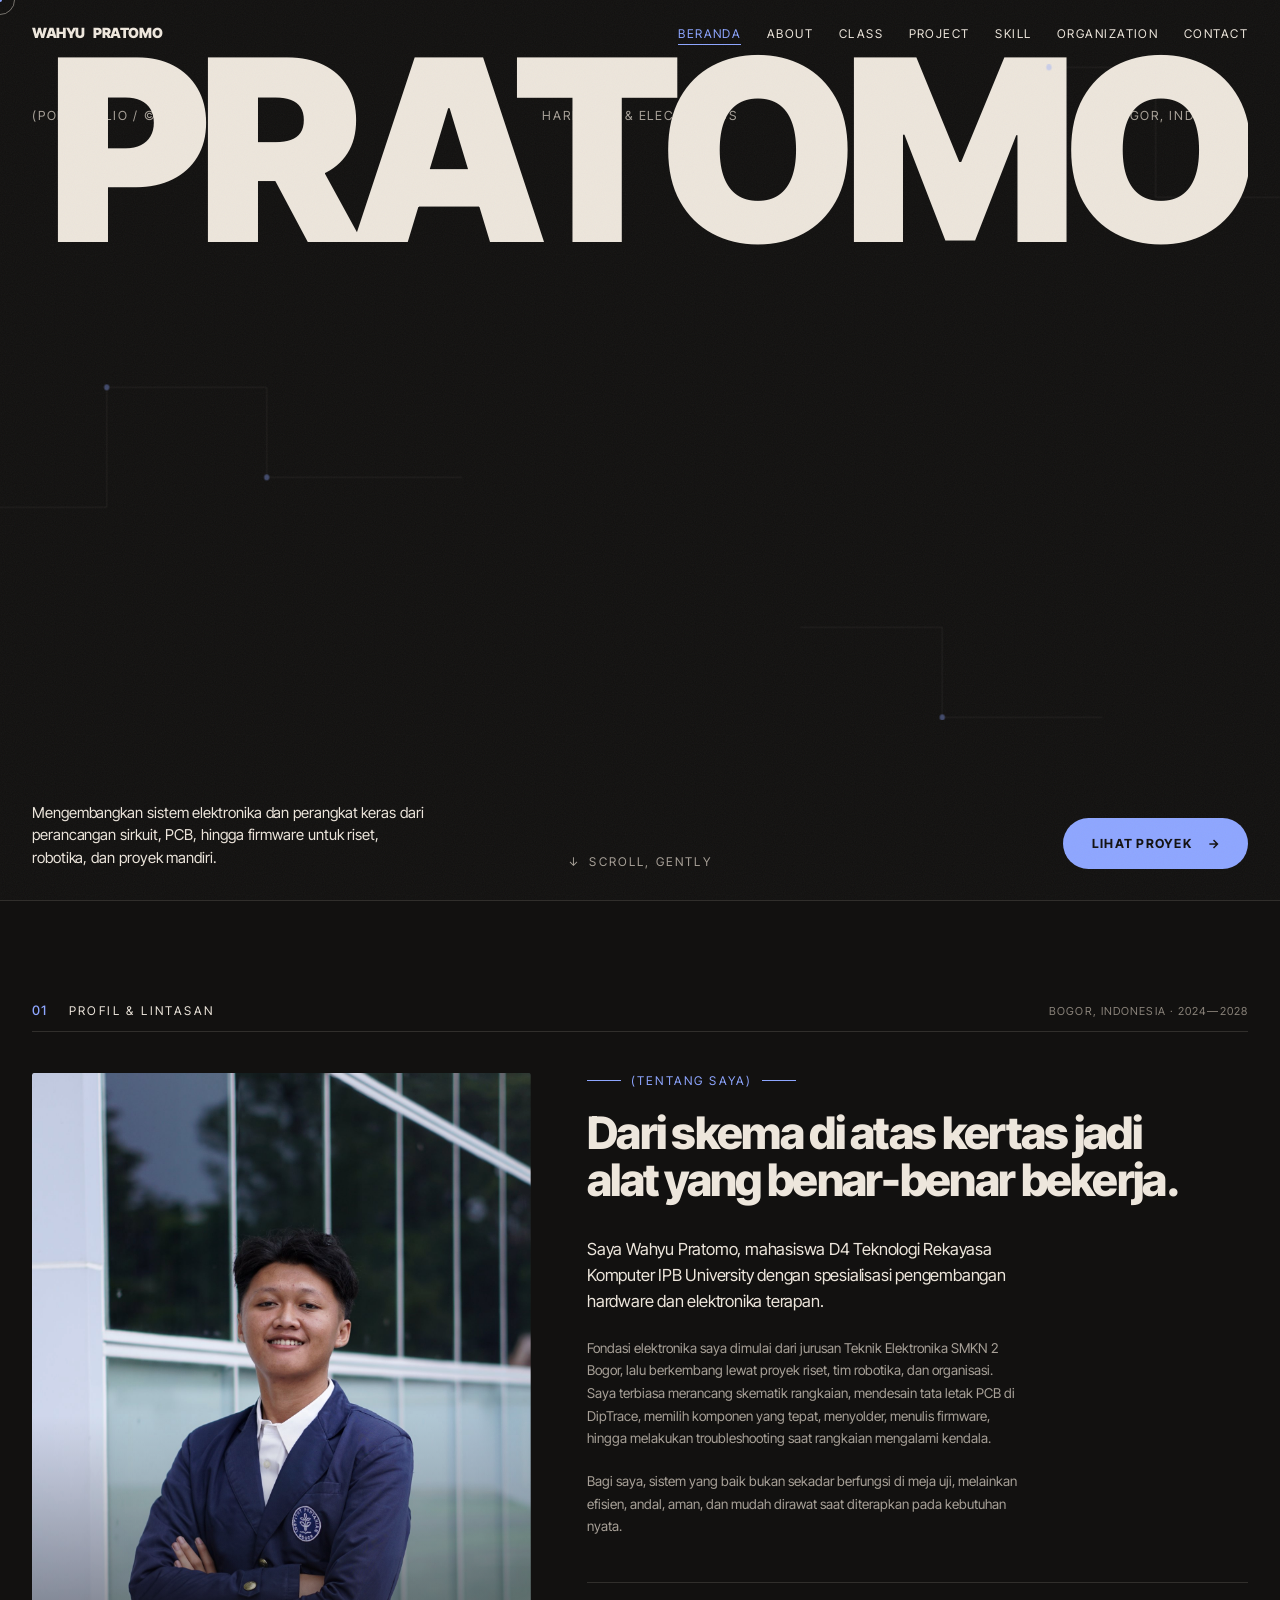
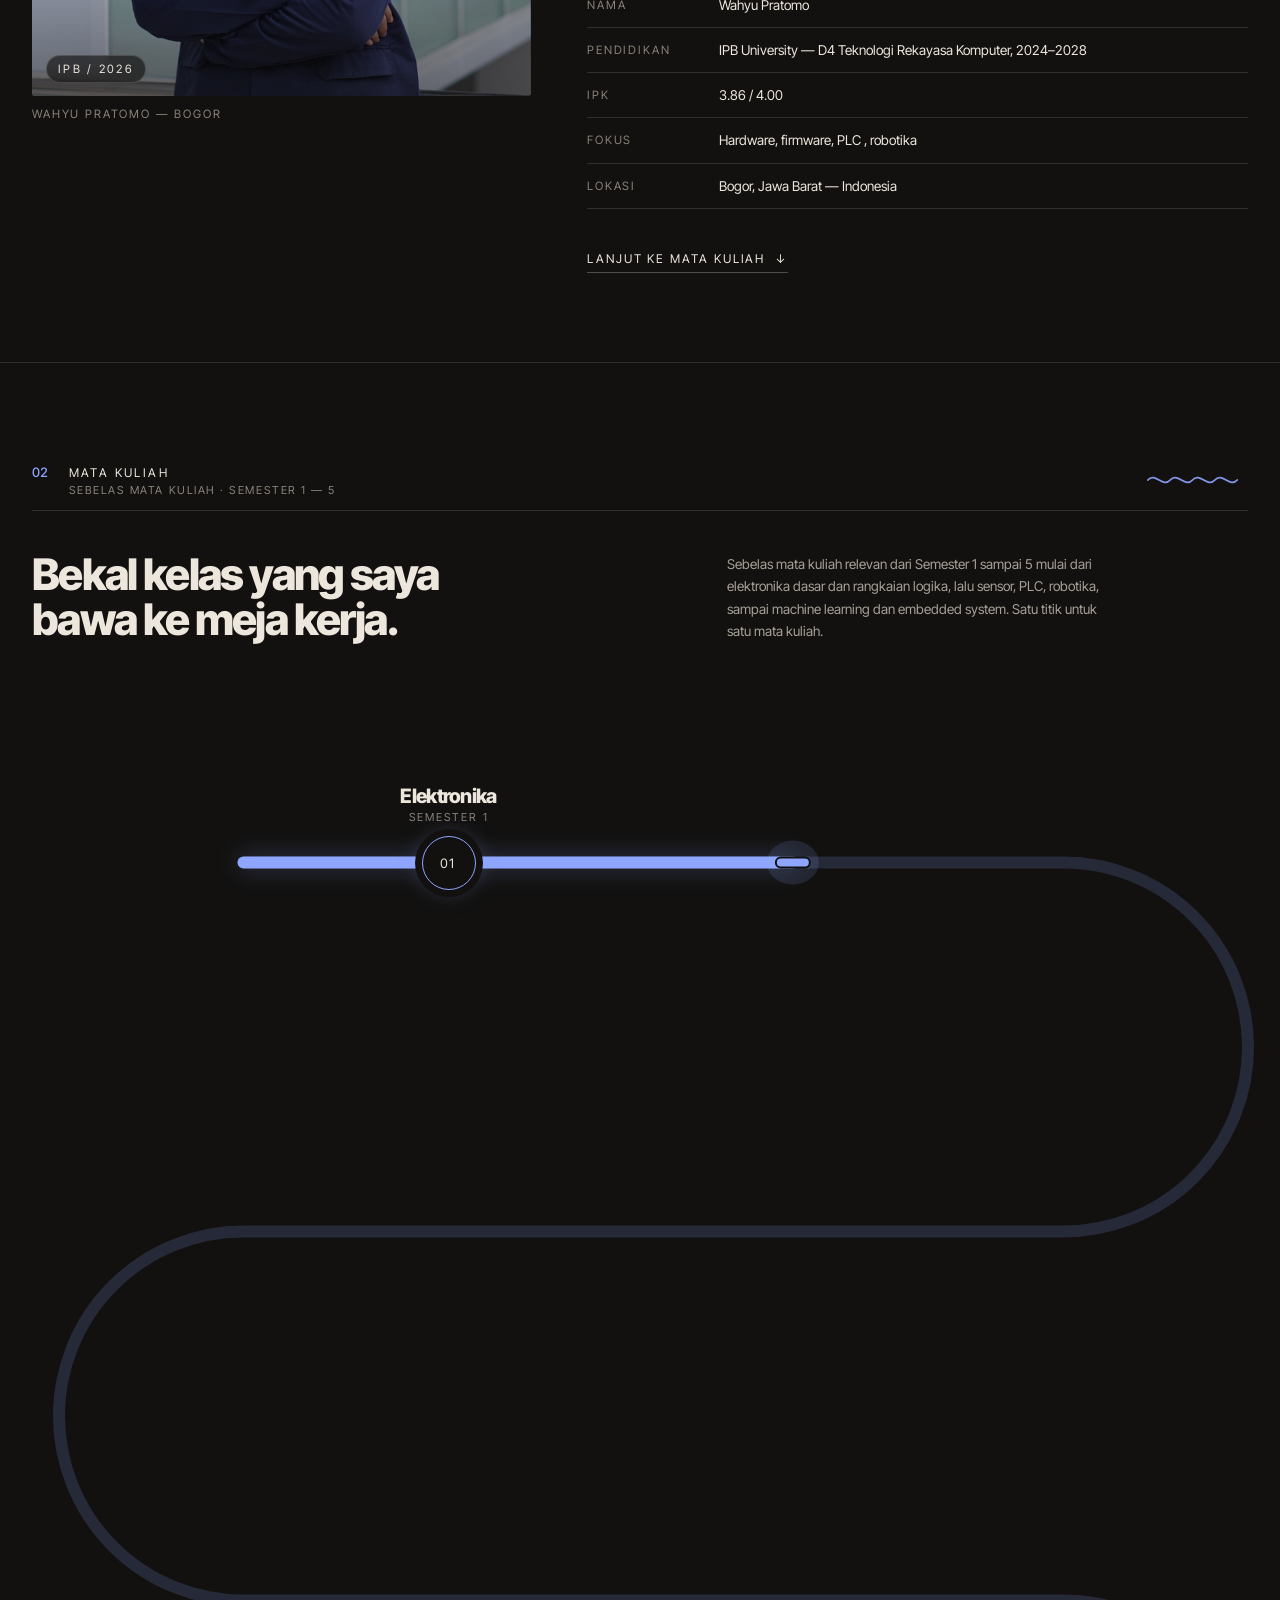
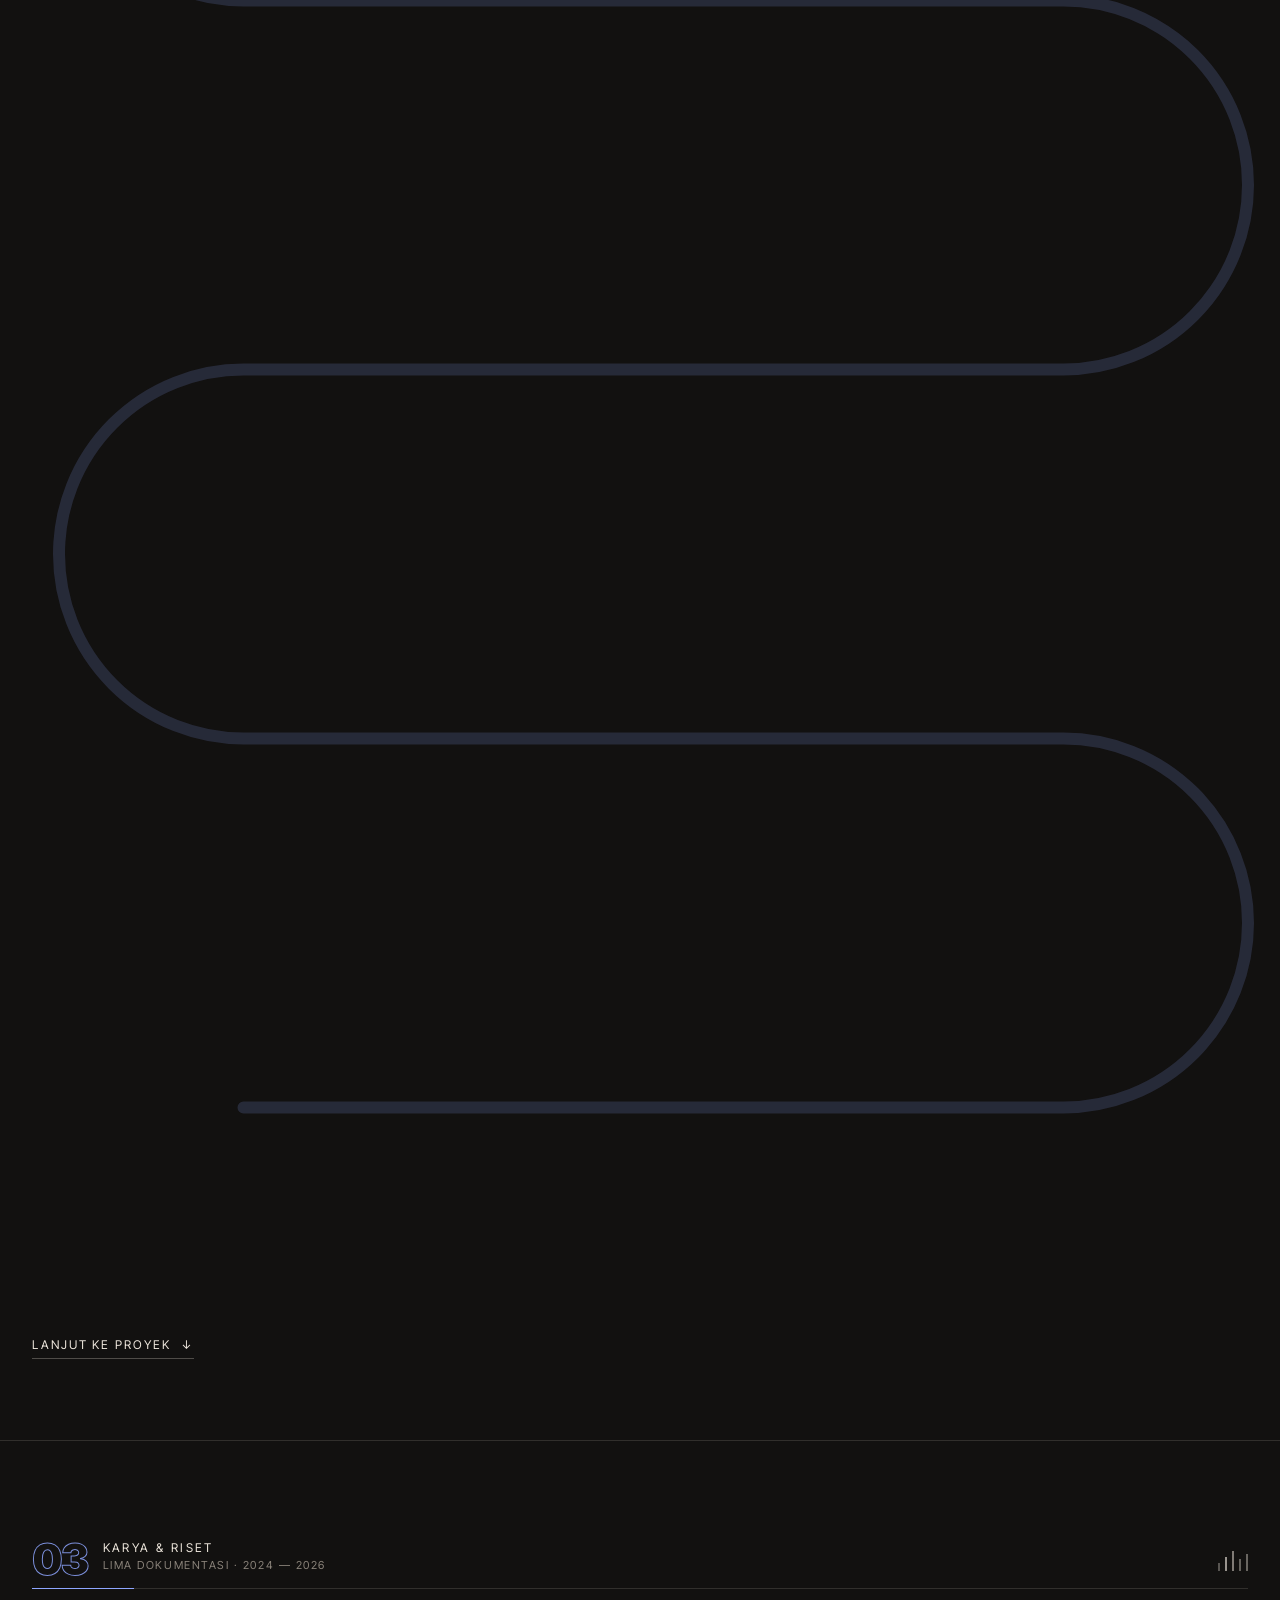
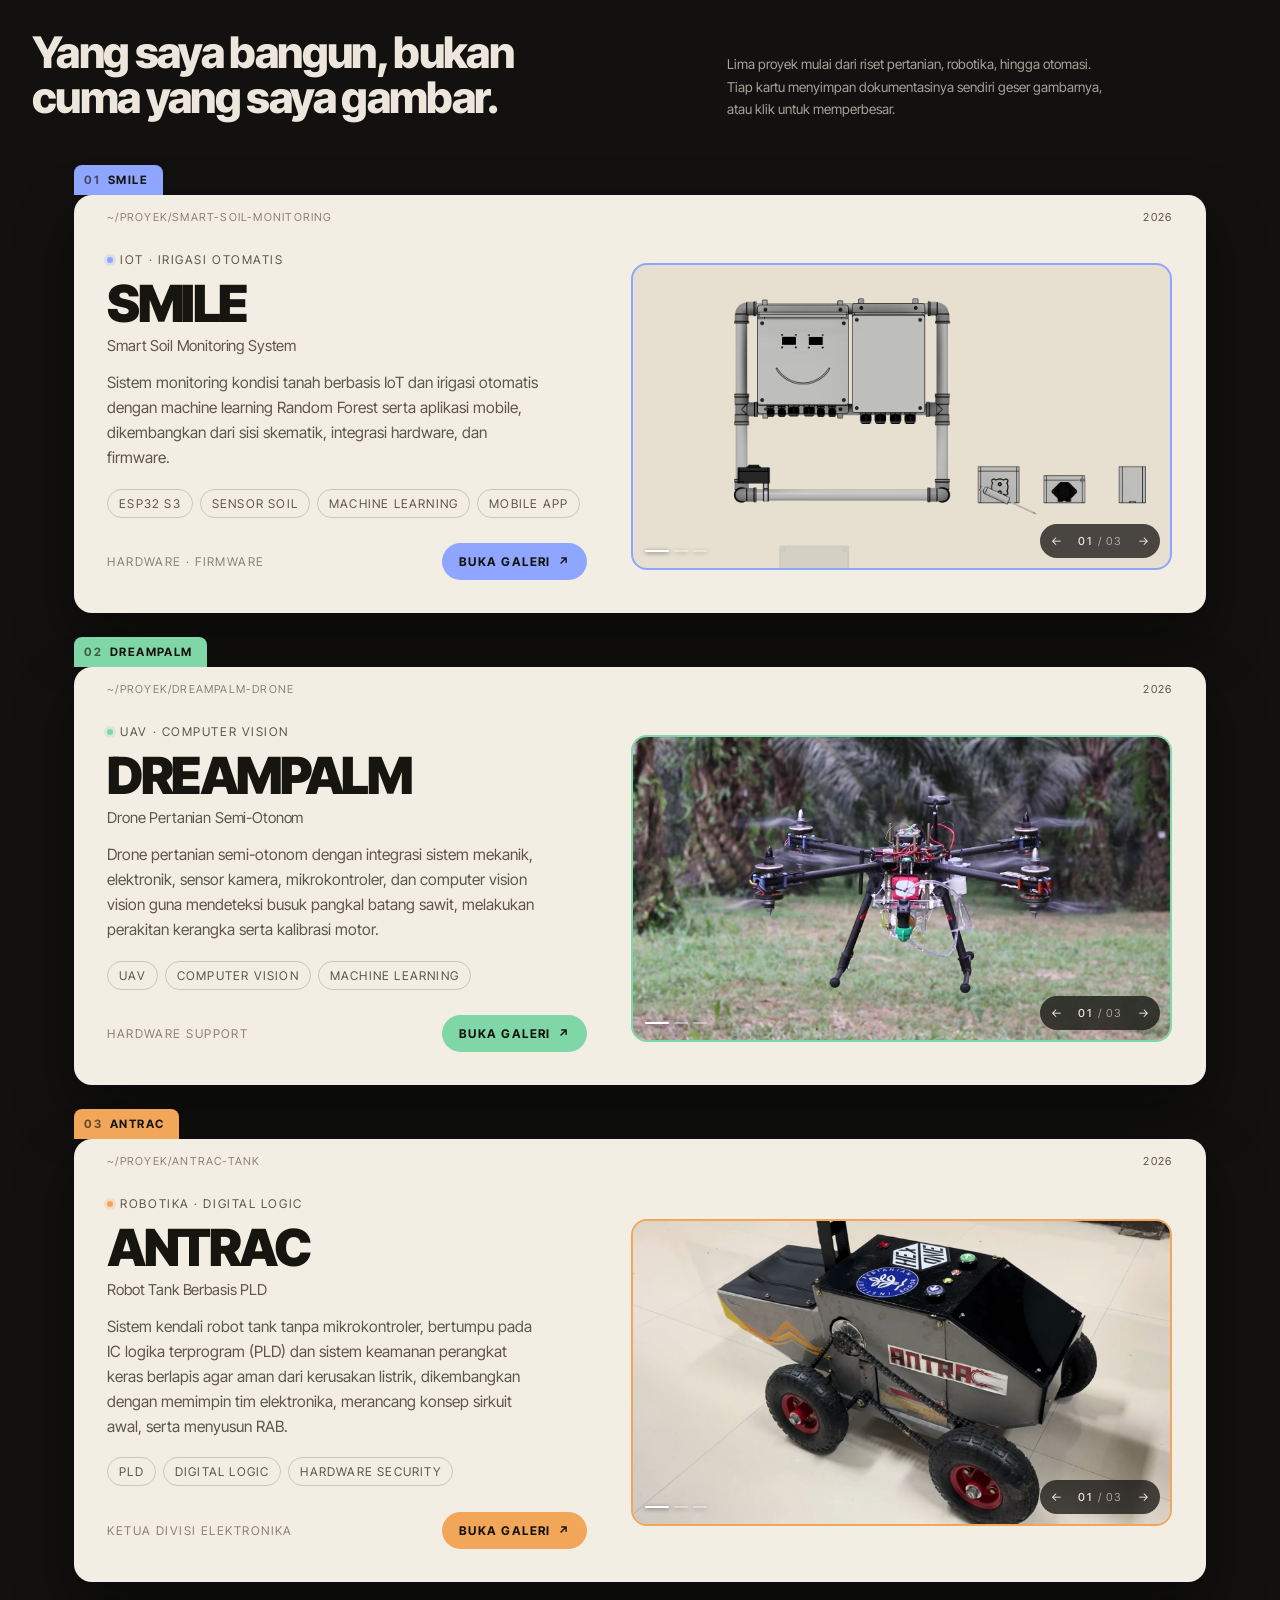
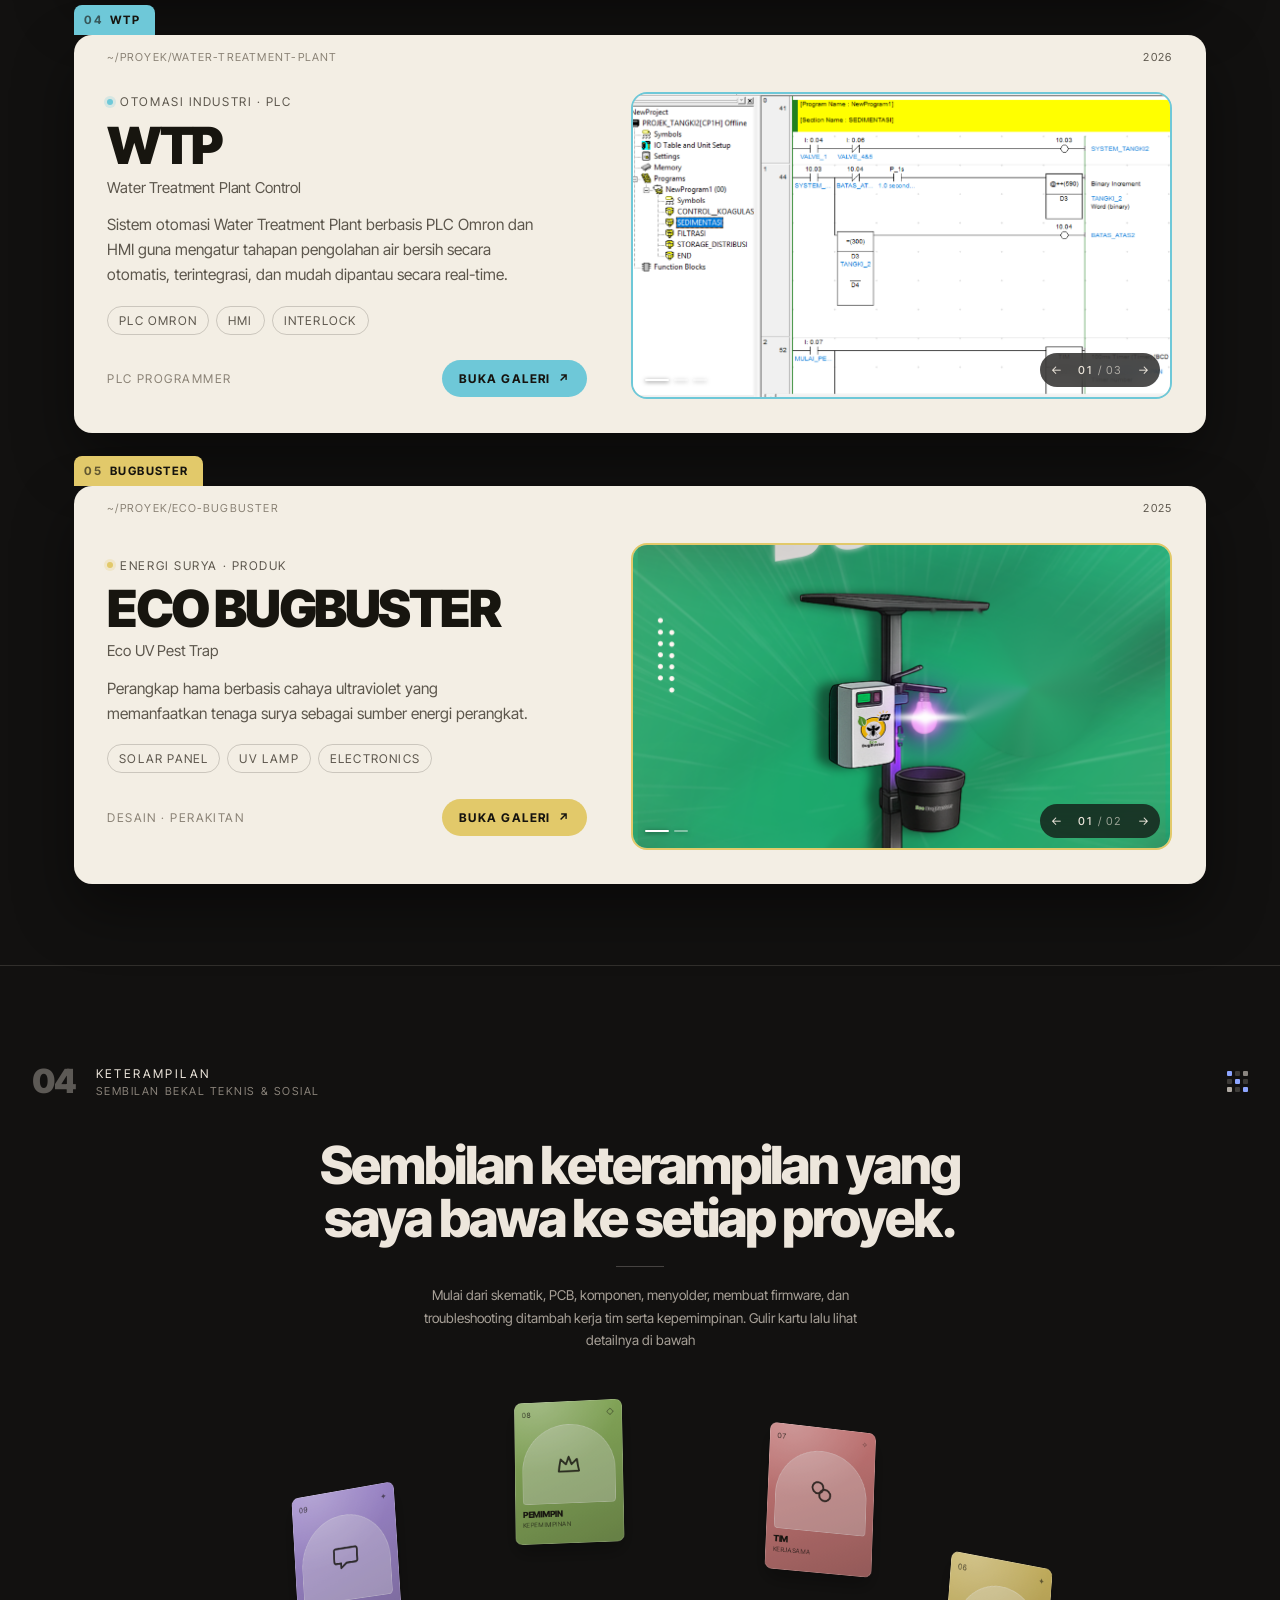
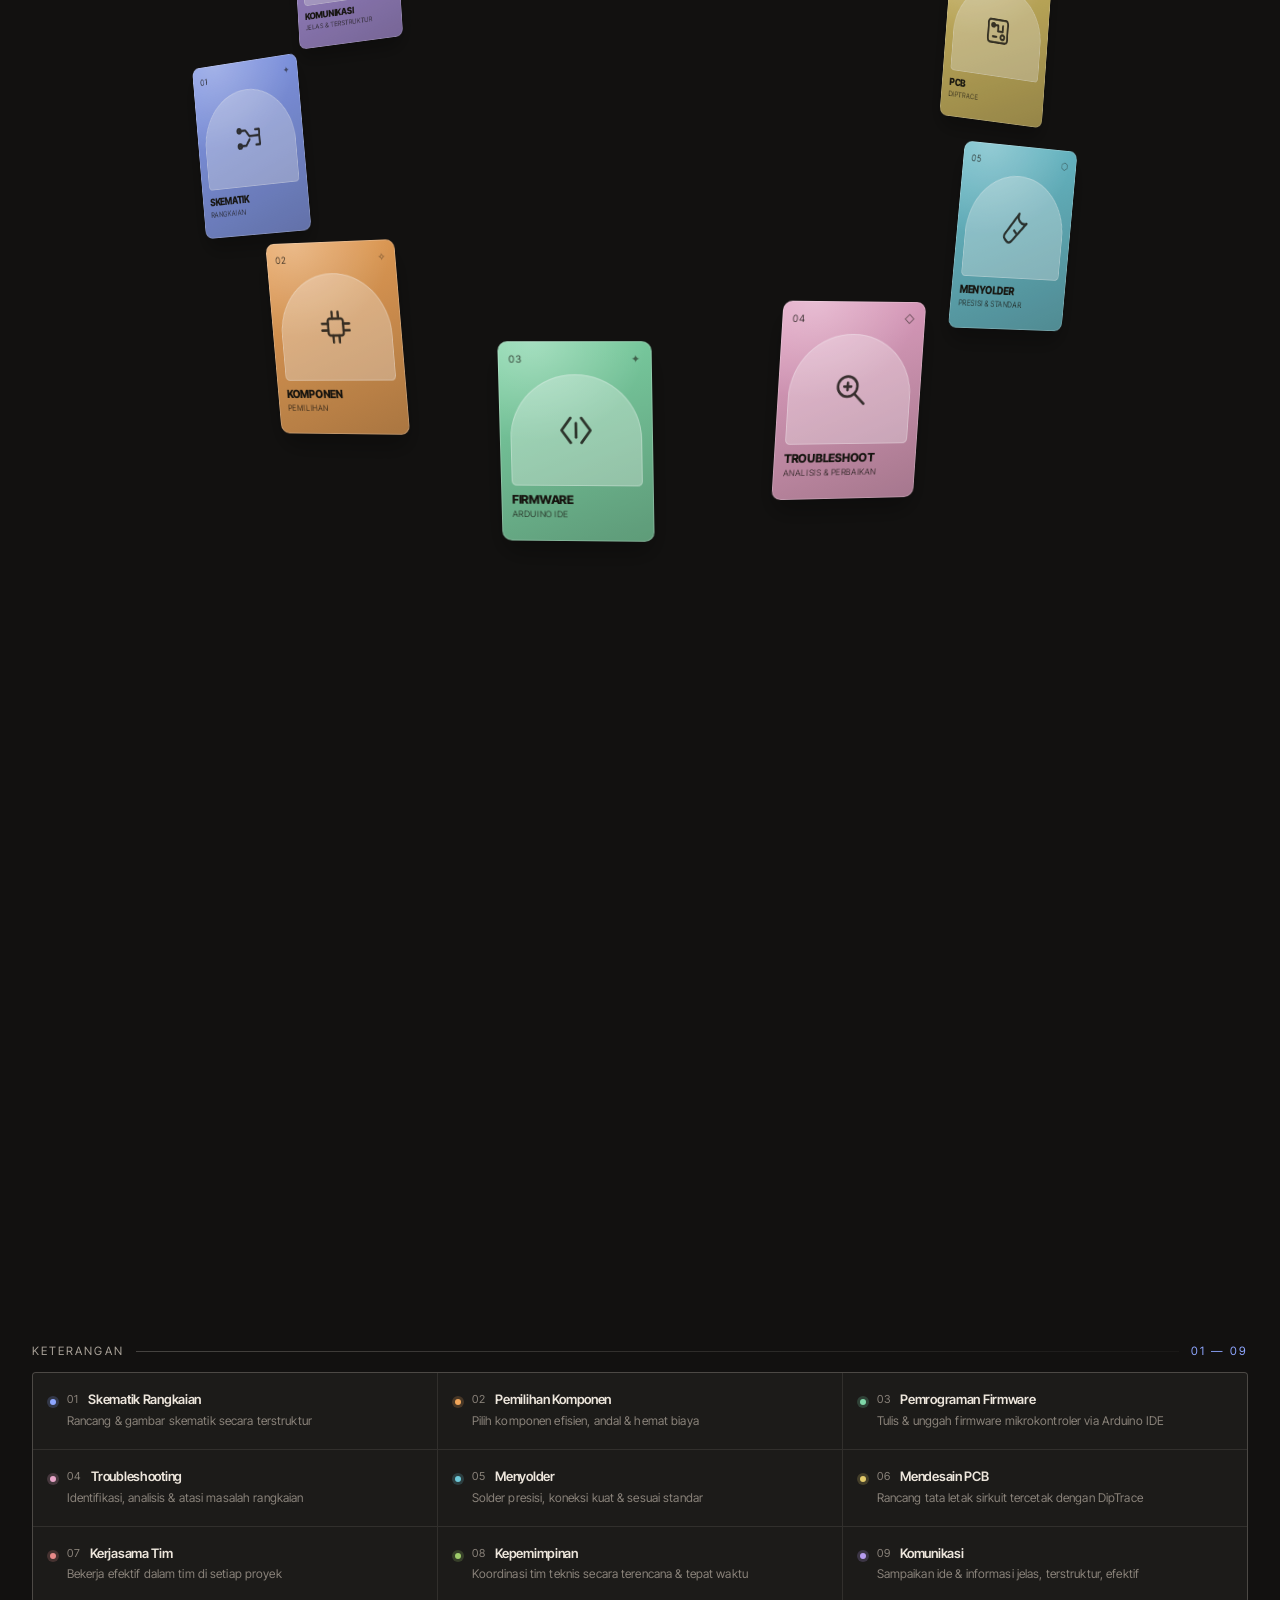
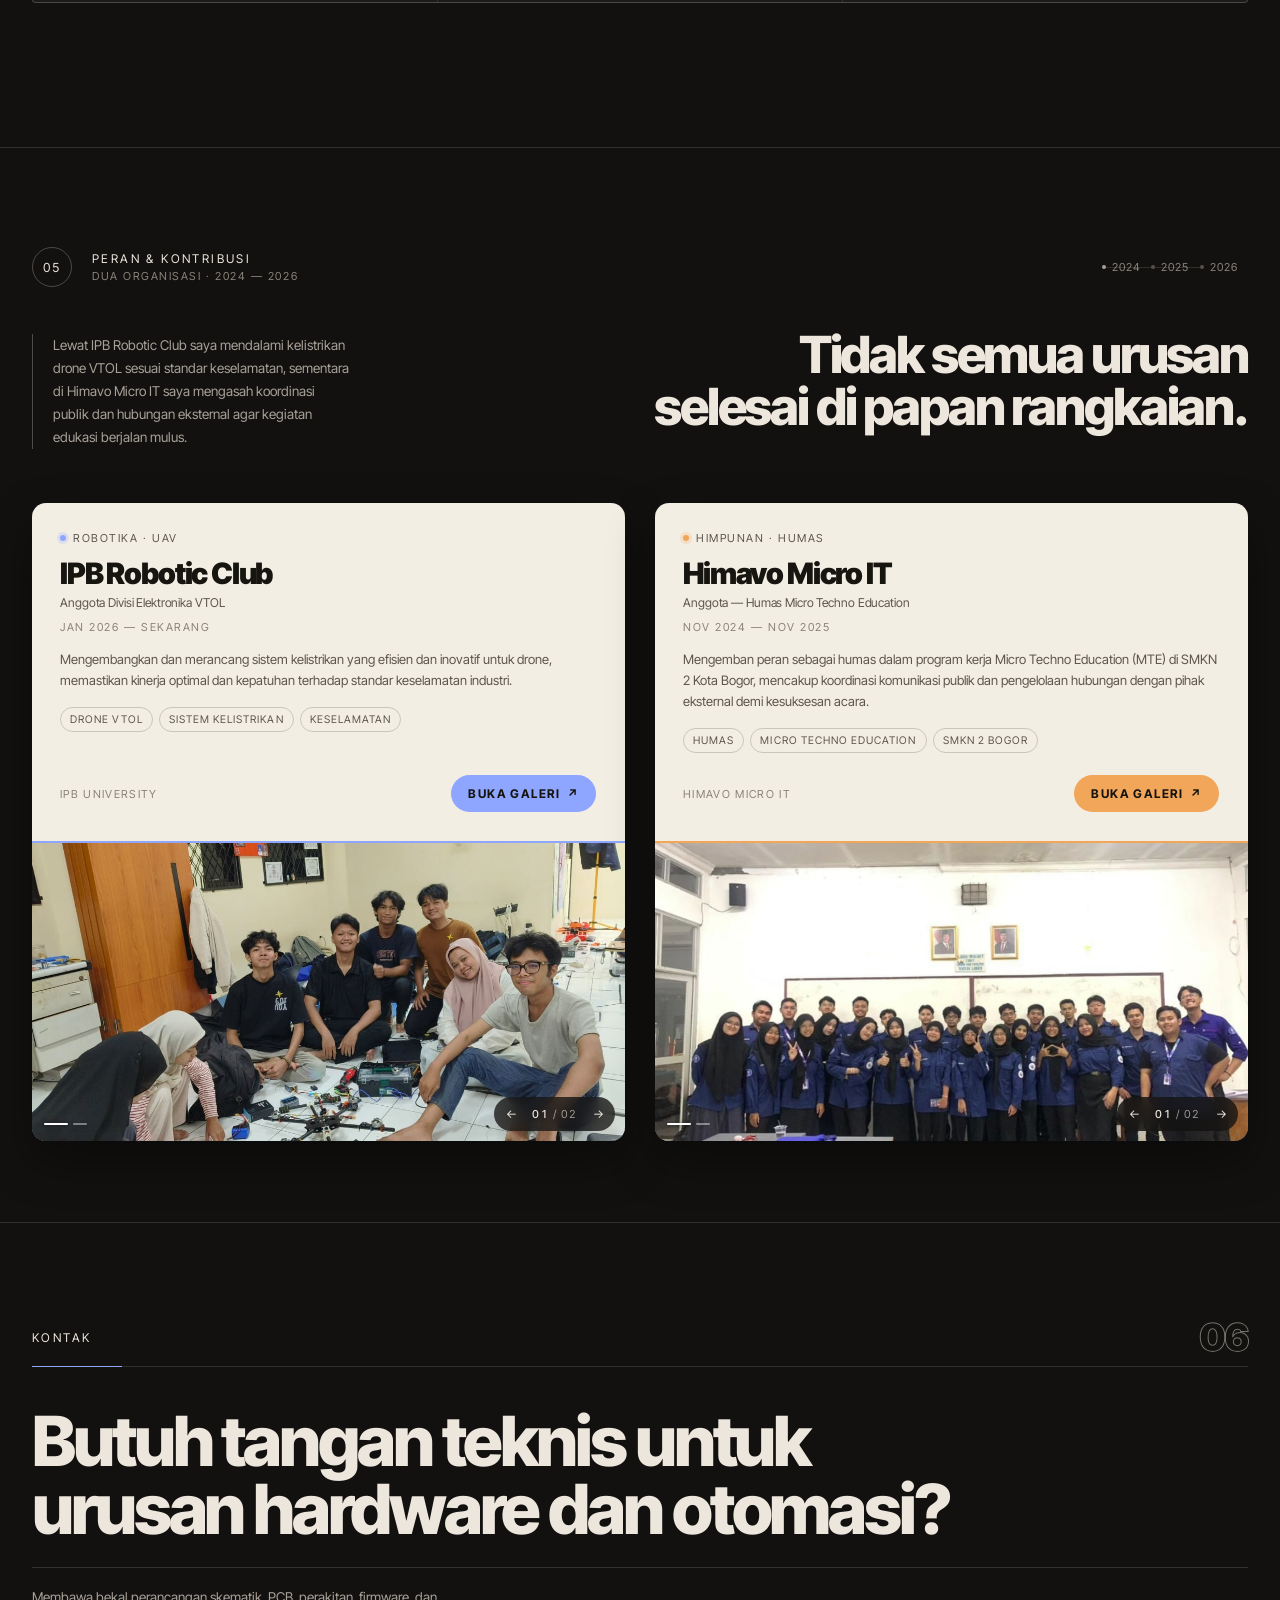
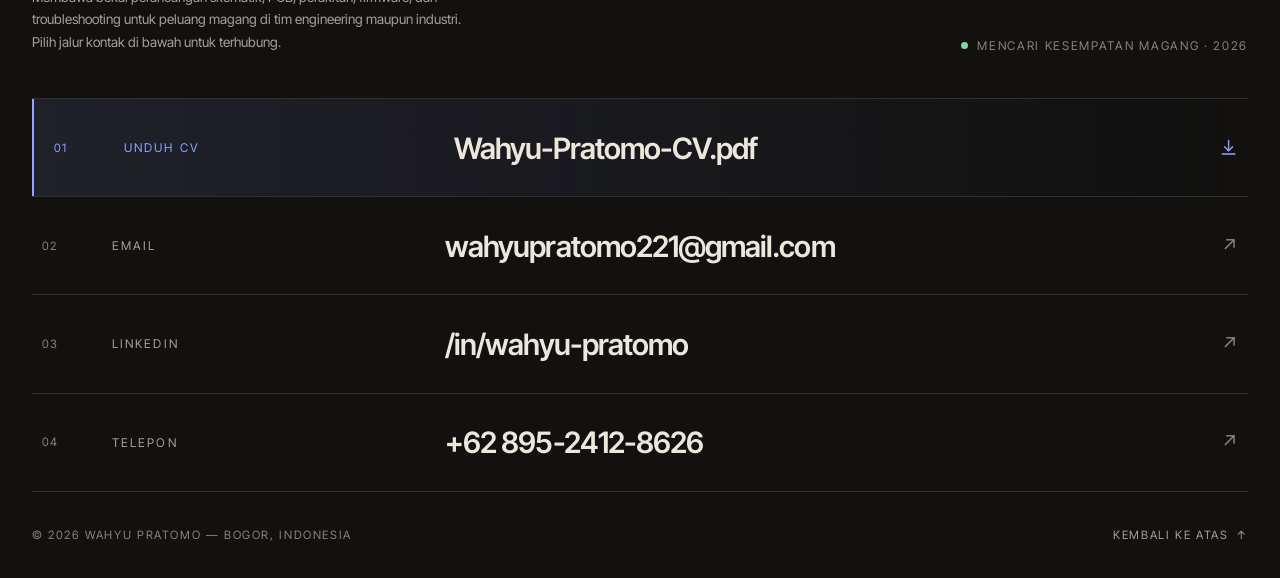
<file: index.html>
<!DOCTYPE html>
<html lang="id">

<head>
  <meta charset="UTF-8" />
  <meta name="viewport" content="width=device-width, initial-scale=1.0" />
  <title>Wahyu Pratomo — Electronics &amp; Hardware</title>
  <meta name="description" content="Beranda portofolio Wahyu Pratomo — elektronika, hardware, dan firmware." />
  <meta name="theme-color" content="#121110" />
  <link rel="icon"
    href="data:image/svg+xml,%3Csvg xmlns='http://www.w3.org/2000/svg' viewBox='0 0 24 24'%3E%3Crect width='24' height='24' fill='%23121110'/%3E%3Cpath d='M13 2L3 14h9l-1 8 10-12h-9l1-8z' fill='%23ede6dc'/%3E%3C/svg%3E" />
  <link rel="preconnect" href="https://fonts.googleapis.com" />
  <link rel="preconnect" href="https://fonts.gstatic.com" crossorigin />
  <link href="https://fonts.googleapis.com/css2?family=Inter+Tight:wght@400;500;600;700;800;900&display=swap"
    rel="stylesheet" />
  <link rel="stylesheet" href="css/style.css" />
</head>

<body class="is-loading">

  <!-- kursor kustom: cincin + titik -->
  <div class="cursor" id="cursor" aria-hidden="true">
    <span class="cursor__ring"></span>
    <span class="cursor__dot"></span>
  </div>

  <!-- ============ LOADING ============ -->
  <!-- penutup tata letak sampai aset siap. Progresnya dibaca dari lima
       petir yang menyala bertahap 1 -> 5 (tanpa meter maupun teks),
       lalu kelimanya menyatu dan melepaskan sengatan listrik ke Beranda. -->
  <div class="loader" id="loader" role="status" aria-label="Memuat halaman">
    <div class="loader__bg"></div>
    <span class="loader__flash" aria-hidden="true"></span>

    <div class="loader__scene">
      <div class="loader__row">
        <span class="loader__slot" style="--d:-72px"><svg class="bolt loader__bolt" viewBox="0 0 24 24">
            <use href="#bolt" />
          </svg></span>
        <span class="loader__slot" style="--d:-36px"><svg class="bolt loader__bolt" viewBox="0 0 24 24">
            <use href="#bolt" />
          </svg></span>
        <span class="loader__slot" style="--d:0px"><svg class="bolt loader__bolt" viewBox="0 0 24 24">
            <use href="#bolt" />
          </svg></span>
        <span class="loader__slot" style="--d:36px"><svg class="bolt loader__bolt" viewBox="0 0 24 24">
            <use href="#bolt" />
          </svg></span>
        <span class="loader__slot" style="--d:72px"><svg class="bolt loader__bolt" viewBox="0 0 24 24">
            <use href="#bolt" />
          </svg></span>
      </div>

      <div class="loader__mark" aria-hidden="true">
        <svg class="bolt loader__solo" viewBox="0 0 24 24">
          <use href="#bolt" />
        </svg>
      </div>

      <span class="loader__flare" aria-hidden="true"></span>
      <span class="loader__arcs" aria-hidden="true"><i></i><i></i><i></i><i></i><i></i><i></i></span>
    </div>
  </div>

  <!-- simbol petir -->
  <svg width="0" height="0" aria-hidden="true" style="position:absolute">
    <defs>
      <symbol id="bolt" viewBox="0 0 24 24">
        <path d="M13 2 L3 14 h9 l-1 8 10 -12 h-9 l1 -8 Z" fill="currentColor" />
      </symbol>
    </defs>
  </svg>

  <header class="head">
    <a class="logo" href="#beranda" aria-label="Beranda">
      <span class="logo__first">WAHYU</span><span class="logo__last">PRATOMO</span>
    </a>

    <nav class="head__nav" aria-label="Navigasi utama">
      <a href="#beranda">BERANDA</a>
      <a href="#about">ABOUT</a>
      <a href="#kuliah">CLASS</a>
      <a href="#project">PROJECT</a>
      <a href="#skill">SKILL</a>
      <span class="head__break" aria-hidden="true"></span>
      <a href="#organisasi">ORGANIZATION</a>
      <a href="#contact">CONTACT</a>
    </nav>
  </header>

  <main>
    <!-- ============ BERANDA ============ -->
    <section class="home" id="beranda">
      <div class="home__meta">
        <span>(PORTOFOLIO / ©2026)</span>
        <span>HARDWARE &amp; ELECTRONICS</span>
        <span>BOGOR, INDONESIA</span>
      </div>

      <h1 class="name" aria-label="Wahyu Pratomo">
        <span class="name__line name__line--first" data-depth="0.55"><span class="name__inner">WAHYU</span></span>
        <span class="name__line name__line--second" data-depth="0.3"><span class="name__inner">PRATOMO</span></span>
      </h1>

      <div class="home__foot">
        <p class="home__intro">
          Mengembangkan sistem elektronika dan perangkat keras dari
          perancangan sirkuit, PCB, hingga firmware untuk riset, robotika,
          dan proyek mandiri.
        </p>

        <a class="scroll-cue" href="#about">
          <span aria-hidden="true">↓</span> SCROLL, GENTLY
        </a>

        <a class="pill pill--lg" href="#project">
          <span>LIHAT PROYEK</span>
          <span class="pill__arrow" aria-hidden="true">→</span>
        </a>
      </div>

      <!-- garis sirkuit tipis, parallax -->
      <svg class="circuit" viewBox="0 0 1440 900" preserveAspectRatio="none" aria-hidden="true">
        <g class="circuit__g" data-depth="0.15">
          <path d="M-20 640 H120 V520 H300 V610 H520" />
          <path d="M1180 200 H1300 V330 H1440" />
          <path d="M900 760 H1060 V850 H1240" />
          <circle cx="120" cy="520" r="3" />
          <circle cx="300" cy="610" r="3" />
          <circle cx="1180" cy="200" r="3" />
          <circle cx="1060" cy="850" r="3" />
        </g>
      </svg>
    </section>

    <!-- ============ ABOUT ============ -->
    <section class="about" id="about" aria-labelledby="about-title">
      <div class="hd hd--about reveal" data-reveal>
        <span class="hd__no">01</span>
        <span class="hd__body">
          <span class="hd__k">Profil &amp; lintasan</span>
        </span>
        <span class="hd__s">Bogor, Indonesia · 2024—2028</span>
      </div>

      <div class="about__grid">
        <figure class="about__photo reveal" data-reveal>
          <div class="about__frame">
            <img src="assets/wahyu-portrait.jpg" alt="Wahyu Pratomo memakai blazer almamater IPB University"
              width="1500" height="2666" loading="lazy" decoding="async" />
            <span class="about__tag">IPB / 2026</span>
          </div>
          <figcaption class="about__cap">
            <span>WAHYU PRATOMO — BOGOR</span>
          </figcaption>
        </figure>

        <div class="about__body">
          <p class="about__eyebrow reveal" data-reveal style="--d: 60ms">(TENTANG SAYA)</p>

          <h2 class="about__title reveal" id="about-title" data-reveal style="--d: 130ms">
            Dari skema di atas kertas jadi alat yang benar-benar bekerja.
          </h2>

          <p class="about__lead reveal" data-reveal style="--d: 210ms">
            Saya Wahyu Pratomo, mahasiswa D4 Teknologi Rekayasa Komputer
            IPB University dengan spesialisasi pengembangan
            hardware dan elektronika terapan.
          </p>

          <p class="about__text reveal" data-reveal style="--d: 280ms">
            Fondasi elektronika saya dimulai dari jurusan Teknik Elektronika
            SMKN 2 Bogor, lalu berkembang lewat proyek riset, tim robotika,
            dan organisasi. Saya terbiasa merancang skematik rangkaian, mendesain
            tata letak PCB di DipTrace, memilih komponen yang tepat, menyolder,
            menulis firmware, hingga melakukan troubleshooting saat rangkaian
            mengalami kendala.
          </p>

          <p class="about__text reveal" data-reveal style="--d: 340ms">
            Bagi saya, sistem yang baik bukan sekadar berfungsi di meja uji,
            melainkan efisien, andal, aman, dan mudah dirawat saat diterapkan
            pada kebutuhan nyata.
          </p>

          <dl class="about__facts reveal" data-reveal style="--d: 420ms">
            <div>
              <dt>Nama</dt>
              <dd>Wahyu Pratomo</dd>
            </div>
            <div>
              <dt>Pendidikan</dt>
              <dd>IPB University — D4 Teknologi Rekayasa Komputer, 2024–2028</dd>
            </div>
            <div>
              <dt>IPK</dt>
              <dd>3.86 / 4.00</dd>
            </div>
            <div>
              <dt>Fokus</dt>
              <dd>Hardware, firmware, PLC , robotika</dd>
            </div>
            <div>
              <dt>Lokasi</dt>
              <dd>Bogor, Jawa Barat — Indonesia</dd>
            </div>
          </dl>

          <a class="about__next reveal" data-reveal style="--d: 500ms" href="#kuliah">
            <span>LANJUT KE MATA KULIAH</span>
            <span aria-hidden="true">↓</span>
          </a>
        </div>
      </div>
    </section>

    <!-- ============ MATA KULIAH (ROADMAP) ============ -->
    <!--
      Roadmap: satu garis tebal digambar bertahap mengikuti gulir.
      DAFTAR LANGKAH ADA DI js/main.js (bagian 8b) pada array `steps`.
      Menambah/mengganti langkah = ubah array itu saja: title, desc,
      icon (SVG), side ("left"/"right"), dan at (posisi 0–1 di jalur).
      Titik, garis, dan tinggi panggung dihitung otomatis dari jumlah
      langkah — tidak ada koordinat manual di HTML.
    -->
    <section class="kuliah" id="kuliah" aria-labelledby="kuliah-title">
      <div class="hd hd--kuliah reveal" data-reveal>
        <span class="hd__no">02</span>
        <span class="hd__body">
          <span class="hd__k">Mata kuliah</span>
          <span class="hd__s">Sebelas mata kuliah · Semester 1 — 5</span>
        </span>
        <svg class="hd__trace" viewBox="0 0 110 16" fill="none" aria-hidden="true">
          <path d="M2 8c8-9 16 9 24 0s16 9 24 0 16 9 24 0 16 9 24 0" stroke="currentColor" stroke-width="2"
            stroke-linecap="round" />
        </svg>
      </div>

      <div class="roadmap" id="roadmap">
        <div class="roadmap__intro">
          <h2 class="kuliah__title reveal" id="kuliah-title" data-reveal>
            Bekal kelas yang saya bawa ke meja kerja.
          </h2>
          <p class="kuliah__lede reveal" data-reveal style="--d: 120ms">
            Sebelas mata kuliah relevan dari Semester 1 sampai 5 mulai dari elektronika dasar
            dan rangkaian logika, lalu sensor, PLC, robotika, sampai machine
            learning dan embedded system. Satu titik untuk satu mata kuliah.
          </p>
        </div>

        <div class="roadmap__stage" aria-label="Roadmap mata kuliah">
          <svg class="roadmap__svg" aria-hidden="true" focusable="false">
            <path class="roadmap__path roadmap__path--soft"></path>
            <path class="roadmap__path roadmap__path--main"></path>
            <g class="roadmap__head">
              <ellipse class="roadmap__head-glow" rx="1" ry="1"></ellipse>
              <rect class="roadmap__head-core" x="-1" y="-0.5" width="2" height="1"></rect>
            </g>
          </svg>

          <ol class="roadmap__list"></ol>
        </div>
      </div>

      <a class="about__next kuliah__next reveal" data-reveal href="#project">
        <span>LANJUT KE PROYEK</span>
        <span aria-hidden="true">↓</span>
      </a>
    </section>

    <!-- ============ PROJECT ============ -->
    <!--
      CARA MENGGANTI / MENAMBAH GAMBAR
      1. Ganti file di assets/projects/<slug>/01.jpg, 02.jpg, dst.
      2. Kalau jumlah gambar berubah, salin satu blok <img class="pcard__shot"> di
         dalam .pcard__slides lalu ubah angka pada src dan alt.
         Penghitung "01 / 03" dan titik navigasi dibuat otomatis oleh JS.
    -->
    <section class="project" id="project" aria-labelledby="project-title">
      <!-- header khas Project: pita rol dengan tajuk besar & penanda tahun -->
      <div class="hd hd--project reveal" data-reveal>
        <span class="hd__ribbon">03</span>
        <span class="hd__body">
          <span class="hd__k">Karya &amp; Riset</span>
          <span class="hd__s">Lima dokumentasi · 2024 — 2026</span>
        </span>
        <span class="hd__ticks" aria-hidden="true"><i></i><i></i><i></i><i></i><i></i></span>
      </div>

      <div class="project__intro">
        <h2 class="project__title reveal" id="project-title" data-reveal>
          Yang saya bangun, bukan cuma yang saya gambar.
        </h2>
        <p class="project__lede reveal" data-reveal style="--d: 120ms">
          Lima proyek mulai dari riset pertanian, robotika, hingga otomasi.
          Tiap kartu menyimpan dokumentasinya sendiri
          geser gambarnya, atau klik untuk memperbesar.
        </p>
      </div>

      <div class="pstack">
        <!-- ---------- 01 SMILE ---------- -->
        <article class="pcard" style="--i: 0; --accent: #8ea6ff">
          <span class="pcard__tab">
            <span class="pcard__num">01</span>
            <span class="pcard__tabname">SMILE</span>
          </span>

          <div class="pcard__win">
            <div class="pcard__bar">
              <span class="pcard__path">~/proyek/smart-soil-monitoring</span>
              <span class="pcard__year">2026</span>
            </div>

            <div class="pcard__body">
              <div class="pcard__info">
                <p class="pcard__cat"><span class="pcard__dot" aria-hidden="true"></span>IOT · IRIGASI OTOMATIS</p>
                <h3 class="pcard__title">SMILE</h3>
                <p class="pcard__sub">Smart Soil Monitoring System</p>
                <p class="pcard__desc">
                  Sistem monitoring kondisi tanah berbasis IoT dan irigasi otomatis
                  dengan machine learning Random Forest serta aplikasi mobile,
                  dikembangkan dari sisi skematik, integrasi hardware, dan firmware.
                </p>
                <ul class="pcard__tags">
                  <li>ESP32 S3</li>
                  <li>Sensor Soil</li>
                  <li>Machine Learning</li>
                  <li>Mobile App</li>
                </ul>
                <div class="pcard__foot">
                  <span class="pcard__role">HARDWARE · FIRMWARE</span>
                  <button class="pcard__btn" type="button" data-open="smile">
                    Buka galeri <span aria-hidden="true">↗</span>
                  </button>
                </div>
              </div>

              <div class="pcard__media" data-gallery="smile" data-label="SMILE">
                <div class="pcard__frame">
                  <div class="pcard__slides">
                    <img class="pcard__shot is-active" src="assets/projects/smile/01.jpg" alt="SMILE — dokumentasi 1"
                      width="1600" height="1000" loading="lazy" decoding="async" />
                    <img class="pcard__shot" src="assets/projects/smile/02.jpg" alt="SMILE — dokumentasi 2" width="1600"
                      height="1000" loading="lazy" decoding="async" />
                    <img class="pcard__shot" src="assets/projects/smile/03.jpg" alt="SMILE — dokumentasi 3" width="1600"
                      height="1000" loading="lazy" decoding="async" />
                  </div>
                  <div class="pcard__ctrl">
                    <button class="pcard__arrow" type="button" data-prev aria-label="Gambar sebelumnya">←</button>
                    <span class="pcard__count"><b>01</b> / 03</span>
                    <button class="pcard__arrow" type="button" data-next aria-label="Gambar berikutnya">→</button>
                  </div>
                  <div class="pcard__pips"></div>
                </div>
              </div>
            </div>
          </div>
        </article>

        <!-- ---------- 02 DREAMPALM ---------- -->
        <article class="pcard" style="--i: 1; --accent: #7fd7a8">
          <span class="pcard__tab">
            <span class="pcard__num">02</span>
            <span class="pcard__tabname">DREAMPALM</span>
          </span>

          <div class="pcard__win">
            <div class="pcard__bar">
              <span class="pcard__path">~/proyek/dreampalm-drone</span>
              <span class="pcard__year">2026</span>
            </div>

            <div class="pcard__body">
              <div class="pcard__info">
                <p class="pcard__cat"><span class="pcard__dot" aria-hidden="true"></span>UAV · COMPUTER VISION</p>
                <h3 class="pcard__title">DREAMPALM</h3>
                <p class="pcard__sub">Drone Pertanian Semi-Otonom</p>
                <p class="pcard__desc">
                  Drone pertanian semi-otonom dengan integrasi sistem mekanik,
                  elektronik, sensor kamera, mikrokontroler, dan computer vision
                  vision guna mendeteksi busuk pangkal batang sawit, melakukan
                  perakitan kerangka serta kalibrasi motor.
                </p>
                <ul class="pcard__tags">
                  <li>UAV</li>
                  <li>Computer Vision</li>
                  <li>Machine Learning</li>
                </ul>
                <div class="pcard__foot">
                  <span class="pcard__role">HARDWARE SUPPORT</span>
                  <button class="pcard__btn" type="button" data-open="dreampalm">
                    Buka galeri <span aria-hidden="true">↗</span>
                  </button>
                </div>
              </div>

              <div class="pcard__media" data-gallery="dreampalm" data-label="DREAMPALM">
                <div class="pcard__frame">
                  <div class="pcard__slides">
                    <img class="pcard__shot is-active" src="assets/projects/dreampalm/01.jpg"
                      alt="Dreampalm — dokumentasi 1" width="1600" height="1000" loading="lazy" decoding="async" />
                    <img class="pcard__shot" src="assets/projects/dreampalm/02.jpg" alt="Dreampalm — dokumentasi 2"
                      width="1600" height="1000" loading="lazy" decoding="async" />
                    <img class="pcard__shot" src="assets/projects/dreampalm/03.jpg" alt="Dreampalm — dokumentasi 3"
                      width="1600" height="1000" loading="lazy" decoding="async" />
                  </div>
                  <div class="pcard__ctrl">
                    <button class="pcard__arrow" type="button" data-prev aria-label="Gambar sebelumnya">←</button>
                    <span class="pcard__count"><b>01</b> / 03</span>
                    <button class="pcard__arrow" type="button" data-next aria-label="Gambar berikutnya">→</button>
                  </div>
                  <div class="pcard__pips"></div>
                </div>
              </div>
            </div>
          </div>
        </article>

        <!-- ---------- 03 ANTRAC ---------- -->
        <article class="pcard" style="--i: 2; --accent: #f2a65a">
          <span class="pcard__tab">
            <span class="pcard__num">03</span>
            <span class="pcard__tabname">ANTRAC</span>
          </span>

          <div class="pcard__win">
            <div class="pcard__bar">
              <span class="pcard__path">~/proyek/antrac-tank</span>
              <span class="pcard__year">2026</span>
            </div>

            <div class="pcard__body">
              <div class="pcard__info">
                <p class="pcard__cat"><span class="pcard__dot" aria-hidden="true"></span>ROBOTIKA · DIGITAL LOGIC</p>
                <h3 class="pcard__title">ANTRAC</h3>
                <p class="pcard__sub">Robot Tank Berbasis PLD</p>
                <p class="pcard__desc">
                  Sistem kendali robot tank tanpa mikrokontroler, bertumpu pada IC logika
                  terprogram (PLD) dan sistem keamanan perangkat keras berlapis
                  agar aman dari kerusakan listrik, dikembangkan dengan memimpin
                  tim elektronika, merancang konsep sirkuit awal, serta menyusun
                  RAB.
                </p>
                <ul class="pcard__tags">
                  <li>PLD</li>
                  <li>Digital Logic</li>
                  <li>Hardware Security</li>
                </ul>
                <div class="pcard__foot">
                  <span class="pcard__role">KETUA DIVISI ELEKTRONIKA</span>
                  <button class="pcard__btn" type="button" data-open="antrac">
                    Buka galeri <span aria-hidden="true">↗</span>
                  </button>
                </div>
              </div>

              <div class="pcard__media" data-gallery="antrac" data-label="ANTRAC">
                <div class="pcard__frame">
                  <div class="pcard__slides">
                    <img class="pcard__shot is-active" src="assets/projects/antrac/01.jpg" alt="Antrac — dokumentasi 1"
                      width="1600" height="1000" loading="lazy" decoding="async" />
                    <img class="pcard__shot" src="assets/projects/antrac/02.jpg" alt="Antrac — dokumentasi 2"
                      width="1600" height="1000" loading="lazy" decoding="async" />
                    <img class="pcard__shot" src="assets/projects/antrac/03.jpg" alt="Antrac — dokumentasi 3"
                      width="1600" height="1000" loading="lazy" decoding="async" />
                  </div>
                  <div class="pcard__ctrl">
                    <button class="pcard__arrow" type="button" data-prev aria-label="Gambar sebelumnya">←</button>
                    <span class="pcard__count"><b>01</b> / 03</span>
                    <button class="pcard__arrow" type="button" data-next aria-label="Gambar berikutnya">→</button>
                  </div>
                  <div class="pcard__pips"></div>
                </div>
              </div>
            </div>
          </div>
        </article>

        <!-- ---------- 04 WTP ---------- -->
        <article class="pcard" style="--i: 3; --accent: #6ec8d8">
          <span class="pcard__tab">
            <span class="pcard__num">04</span>
            <span class="pcard__tabname">WTP</span>
          </span>

          <div class="pcard__win">
            <div class="pcard__bar">
              <span class="pcard__path">~/proyek/water-treatment-plant</span>
              <span class="pcard__year">2026</span>
            </div>

            <div class="pcard__body">
              <div class="pcard__info">
                <p class="pcard__cat"><span class="pcard__dot" aria-hidden="true"></span>OTOMASI INDUSTRI · PLC</p>
                <h3 class="pcard__title">WTP</h3>
                <p class="pcard__sub">Water Treatment Plant Control</p>
                <p class="pcard__desc">
                  Sistem otomasi Water Treatment Plant berbasis PLC Omron dan HMI guna mengatur
                  tahapan pengolahan air bersih secara otomatis, terintegrasi, dan mudah
                  dipantau secara real-time.
                </p>
                <ul class="pcard__tags">
                  <li>PLC Omron</li>
                  <li>HMI</li>
                  <li>Interlock</li>
                </ul>
                <div class="pcard__foot">
                  <span class="pcard__role">PLC Programmer</span>
                  <button class="pcard__btn" type="button" data-open="wtp">
                    Buka galeri <span aria-hidden="true">↗</span>
                  </button>
                </div>
              </div>

              <div class="pcard__media" data-gallery="wtp" data-label="WTP">
                <div class="pcard__frame">
                  <div class="pcard__slides">
                    <img class="pcard__shot is-active" src="assets/projects/wtp/01.jpg"
                      alt="Water Treatment Plant — dokumentasi 1" width="1600" height="1000" loading="lazy"
                      decoding="async" />
                    <img class="pcard__shot" src="assets/projects/wtp/02.jpg"
                      alt="Water Treatment Plant — dokumentasi 2" width="1600" height="1000" loading="lazy"
                      decoding="async" />
                    <img class="pcard__shot" src="assets/projects/wtp/03.jpg"
                      alt="Water Treatment Plant — dokumentasi 3" width="1600" height="1000" loading="lazy"
                      decoding="async" />
                  </div>
                  <div class="pcard__ctrl">
                    <button class="pcard__arrow" type="button" data-prev aria-label="Gambar sebelumnya">←</button>
                    <span class="pcard__count"><b>01</b> / 03</span>
                    <button class="pcard__arrow" type="button" data-next aria-label="Gambar berikutnya">→</button>
                  </div>
                  <div class="pcard__pips"></div>
                </div>
              </div>
            </div>
          </div>
        </article>

        <!-- ---------- 05 BUGBUSTER ---------- -->
        <article class="pcard" style="--i: 4; --accent: #e2c96a">
          <span class="pcard__tab">
            <span class="pcard__num">05</span>
            <span class="pcard__tabname">BUGBUSTER</span>
          </span>

          <div class="pcard__win">
            <div class="pcard__bar">
              <span class="pcard__path">~/proyek/eco-bugbuster</span>
              <span class="pcard__year">2025</span>
            </div>

            <div class="pcard__body">
              <div class="pcard__info">
                <p class="pcard__cat"><span class="pcard__dot" aria-hidden="true"></span>ENERGI SURYA · PRODUK</p>
                <h3 class="pcard__title">ECO BUGBUSTER</h3>
                <p class="pcard__sub">Eco UV Pest Trap</p>
                <p class="pcard__desc">
                  Perangkap hama berbasis cahaya ultraviolet
                  yang memanfaatkan tenaga surya sebagai sumber
                  energi perangkat.
                </p>
                <ul class="pcard__tags">
                  <li>Solar Panel</li>
                  <li>UV Lamp</li>
                  <li>Electronics</li>
                </ul>
                <div class="pcard__foot">
                  <span class="pcard__role">DESAIN · PERAKITAN</span>
                  <button class="pcard__btn" type="button" data-open="bugbuster">
                    Buka galeri <span aria-hidden="true">↗</span>
                  </button>
                </div>
              </div>

              <div class="pcard__media" data-gallery="bugbuster" data-label="ECO BUGBUSTER">
                <div class="pcard__frame">
                  <div class="pcard__slides">
                    <img class="pcard__shot is-active" src="assets/projects/bugbuster/01.jpg"
                      alt="Eco BugBuster — dokumentasi 1" width="1600" height="1000" loading="lazy" decoding="async" />
                    <img class="pcard__shot" src="assets/projects/bugbuster/02.jpg" alt="Eco BugBuster — dokumentasi 2"
                      width="1600" height="1000" loading="lazy" decoding="async" />
                  </div>
                  <div class="pcard__ctrl">
                    <button class="pcard__arrow" type="button" data-prev aria-label="Gambar sebelumnya">←</button>
                    <span class="pcard__count"><b>01</b> / 02</span>
                    <button class="pcard__arrow" type="button" data-next aria-label="Gambar berikutnya">→</button>
                  </div>
                  <div class="pcard__pips"></div>
                </div>
              </div>
            </div>
          </div>
        </article>
      </div>
    </section>

    <!-- ============ SKILL ============ -->
    <section class="skill" id="skill" aria-labelledby="skill-title">
      <!-- header khas Skill: nomor mengapung + matriks 3 × 3 kecil -->
      <div class="hd hd--skill reveal" data-reveal>
        <span class="hd__no">04</span>
        <span class="hd__body">
          <span class="hd__k">Keterampilan</span>
          <span class="hd__s">Sembilan bekal teknis &amp; sosial</span>
        </span>
        <span class="hd__matrix" aria-hidden="true">
          <i></i><i></i><i></i><i></i><i></i><i></i><i></i><i></i><i></i>
        </span>
      </div>

      <div class="skill__intro">
        <h2 class="skill__title reveal" id="skill-title" data-reveal>
          Sembilan keterampilan yang saya bawa ke setiap proyek.
        </h2>
        <p class="skill__lede reveal" data-reveal style="--d: 120ms">
          Mulai dari skematik, PCB, komponen, menyolder, membuat firmware, dan
          troubleshooting ditambah kerja tim serta kepemimpinan.
          Gulir kartu lalu lihat detailnya di bawah
        </p>
      </div>

      <div class="skill__grid">
        <div class="deckbox">
          <div class="deck" id="deck" aria-label="Kartu keterampilan">
            <button class="scard" type="button" data-skill="0" aria-label="Keterampilan 01: Skematik Rangkaian"
              style="--i: 0; --accent: #8ea6ff">
              <span class="scard__face">
                <span class="scard__head">
                  <span class="scard__idx">01</span>
                  <span class="scard__suit" aria-hidden="true">✦</span>
                </span>
                <span class="scard__crest" aria-hidden="true">
                  <svg viewBox="0 0 24 24">
                    <path d="M4 7h5l3 4h8M4 17h5l3-4M17 7h3v10h-3" />
                    <circle cx="4" cy="7" r="1.4" />
                    <circle cx="4" cy="17" r="1.4" />
                  </svg>
                </span>
                <span class="scard__foot">
                  <span class="scard__name">Skematik</span>
                  <span class="scard__note">Rangkaian</span>
                </span>
              </span>
            </button>

            <button class="scard" type="button" data-skill="1" aria-label="Keterampilan 02: Pemilihan Komponen"
              style="--i: 1; --accent: #f2a65a">
              <span class="scard__face">
                <span class="scard__head">
                  <span class="scard__idx">02</span>
                  <span class="scard__suit" aria-hidden="true">✧</span>
                </span>
                <span class="scard__crest" aria-hidden="true">
                  <svg viewBox="0 0 24 24">
                    <rect x="7" y="7" width="10" height="10" rx="1.5" />
                    <path d="M10 3v4M14 3v4M10 17v4M14 17v4M3 10h4M3 14h4M17 10h4M17 14h4" />
                  </svg>
                </span>
                <span class="scard__foot">
                  <span class="scard__name">Komponen</span>
                  <span class="scard__note">Pemilihan</span>
                </span>
              </span>
            </button>

            <button class="scard" type="button" data-skill="2" aria-label="Keterampilan 03: Pemrograman Firmware"
              style="--i: 2; --accent: #7fd7a8">
              <span class="scard__face">
                <span class="scard__head">
                  <span class="scard__idx">03</span>
                  <span class="scard__suit" aria-hidden="true">✦</span>
                </span>
                <span class="scard__crest" aria-hidden="true">
                  <svg viewBox="0 0 24 24">
                    <path d="M9 5 4 12l5 7M15 5l5 7-5 7" />
                    <path d="M12 8v8" />
                  </svg>
                </span>
                <span class="scard__foot">
                  <span class="scard__name">Firmware</span>
                  <span class="scard__note">Arduino IDE</span>
                </span>
              </span>
            </button>

            <button class="scard" type="button" data-skill="3" aria-label="Keterampilan 04: Troubleshooting"
              style="--i: 3; --accent: #e8a5c8">
              <span class="scard__face">
                <span class="scard__head">
                  <span class="scard__idx">04</span>
                  <span class="scard__suit" aria-hidden="true">◇</span>
                </span>
                <span class="scard__crest" aria-hidden="true">
                  <svg viewBox="0 0 24 24">
                    <circle cx="10.5" cy="10.5" r="5.8" />
                    <path d="M14.8 14.8 20.5 20.5" />
                    <path d="M8.4 10.5h4.2M10.5 8.4v4.2" />
                  </svg>
                </span>
                <span class="scard__foot">
                  <span class="scard__name">Troubleshoot</span>
                  <span class="scard__note">Analisis &amp; perbaikan</span>
                </span>
              </span>
            </button>

            <button class="scard" type="button" data-skill="4" aria-label="Keterampilan 05: Menyolder"
              style="--i: 4; --accent: #6ec8d8">
              <span class="scard__face">
                <span class="scard__head">
                  <span class="scard__idx">05</span>
                  <span class="scard__suit" aria-hidden="true">⬡</span>
                </span>
                <span class="scard__crest" aria-hidden="true">
                  <svg viewBox="0 0 24 24">
                    <path
                      d="M14.5 3.5a4.5 4.5 0 0 0 5.9 5.9L9.9 20.9a2.5 2.5 0 0 1-3.5 0l-1.3-1.3a2.5 2.5 0 0 1 0-3.5L14.5 3.5Z" />
                    <path d="M13 15.5l-1.5-1.5" />
                  </svg>
                </span>
                <span class="scard__foot">
                  <span class="scard__name">Menyolder</span>
                  <span class="scard__note">Presisi &amp; standar</span>
                </span>
              </span>
            </button>

            <button class="scard" type="button" data-skill="5" aria-label="Keterampilan 06: Mendesain PCB"
              style="--i: 5; --accent: #e2c96a">
              <span class="scard__face">
                <span class="scard__head">
                  <span class="scard__idx">06</span>
                  <span class="scard__suit" aria-hidden="true">✦</span>
                </span>
                <span class="scard__crest" aria-hidden="true">
                  <svg viewBox="0 0 24 24">
                    <rect x="4" y="4" width="16" height="16" rx="2" />
                    <path d="M8 8h4v4h4M8 16h3M16 8v3" />
                    <circle cx="16" cy="16" r="1.6" />
                    <circle cx="8" cy="8" r="1.2" />
                  </svg>
                </span>
                <span class="scard__foot">
                  <span class="scard__name">PCB</span>
                  <span class="scard__note">DipTrace</span>
                </span>
              </span>
            </button>

            <button class="scard" type="button" data-skill="6" aria-label="Keterampilan 07: Kerjasama Tim"
              style="--i: 6; --accent: #e88a8a">
              <span class="scard__face">
                <span class="scard__head">
                  <span class="scard__idx">07</span>
                  <span class="scard__suit" aria-hidden="true">✧</span>
                </span>
                <span class="scard__crest" aria-hidden="true">
                  <svg viewBox="0 0 24 24">
                    <circle cx="9.2" cy="9.2" r="4.4" />
                    <circle cx="14.8" cy="14.8" r="4.4" />
                  </svg>
                </span>
                <span class="scard__foot">
                  <span class="scard__name">Tim</span>
                  <span class="scard__note">Kerjasama</span>
                </span>
              </span>
            </button>

            <button class="scard" type="button" data-skill="7" aria-label="Keterampilan 08: Kepemimpinan"
              style="--i: 7; --accent: #9ecb6a">
              <span class="scard__face">
                <span class="scard__head">
                  <span class="scard__idx">08</span>
                  <span class="scard__suit" aria-hidden="true">◇</span>
                </span>
                <span class="scard__crest" aria-hidden="true">
                  <svg viewBox="0 0 24 24">
                    <path d="M4 18 5.6 8.5l4.2 4 2.2-6 2.2 6 4.2-4 1.6 9.5H4Z" />
                  </svg>
                </span>
                <span class="scard__foot">
                  <span class="scard__name">Pemimpin</span>
                  <span class="scard__note">Kepemimpinan</span>
                </span>
              </span>
            </button>

            <button class="scard" type="button" data-skill="8" aria-label="Keterampilan 09: Komunikasi"
              style="--i: 8; --accent: #b79cf0">
              <span class="scard__face">
                <span class="scard__head">
                  <span class="scard__idx">09</span>
                  <span class="scard__suit" aria-hidden="true">✦</span>
                </span>
                <span class="scard__crest" aria-hidden="true">
                  <svg viewBox="0 0 24 24">
                    <path
                      d="M4 5h16a1.5 1.5 0 0 1 1.5 1.5v8a1.5 1.5 0 0 1-1.5 1.5h-7.5L8 19.5v-3.5H4A1.5 1.5 0 0 1 2.5 14.5v-8A1.5 1.5 0 0 1 4 5Z" />
                  </svg>
                </span>
                <span class="scard__foot">
                  <span class="scard__name">Komunikasi</span>
                  <span class="scard__note">Jelas &amp; terstruktur</span>
                </span>
              </span>
            </button>
          </div>
        </div>
      </div>

      <div class="skill__legend reveal" data-reveal>
        <div class="legend__head">
          <span class="legend__k">Keterangan</span>
          <span class="legend__rule" aria-hidden="true"></span>
          <span class="legend__s">01 — 09</span>
        </div>
        <div class="slist" role="list" aria-label="Penjelasan keterampilan">
          <div class="slist__item" role="listitem" data-skill="0" style="--i: 0; --accent: #8ea6ff">
            <span class="slist__dot" aria-hidden="true"></span>
            <span class="slist__idx">01</span>
            <span class="slist__name">Skematik Rangkaian</span>
            <span class="slist__desc">Rancang &amp; gambar skematik secara terstruktur</span>
          </div>
          <div class="slist__item" role="listitem" data-skill="1" style="--i: 1; --accent: #f2a65a">
            <span class="slist__dot" aria-hidden="true"></span>
            <span class="slist__idx">02</span>
            <span class="slist__name">Pemilihan Komponen</span>
            <span class="slist__desc">Pilih komponen efisien, andal &amp; hemat biaya</span>
          </div>
          <div class="slist__item" role="listitem" data-skill="2" style="--i: 2; --accent: #7fd7a8">
            <span class="slist__dot" aria-hidden="true"></span>
            <span class="slist__idx">03</span>
            <span class="slist__name">Pemrograman Firmware</span>
            <span class="slist__desc">Tulis &amp; unggah firmware mikrokontroler via Arduino IDE</span>
          </div>
          <div class="slist__item" role="listitem" data-skill="3" style="--i: 3; --accent: #e8a5c8">
            <span class="slist__dot" aria-hidden="true"></span>
            <span class="slist__idx">04</span>
            <span class="slist__name">Troubleshooting</span>
            <span class="slist__desc">Identifikasi, analisis &amp; atasi masalah rangkaian</span>
          </div>
          <div class="slist__item" role="listitem" data-skill="4" style="--i: 4; --accent: #6ec8d8">
            <span class="slist__dot" aria-hidden="true"></span>
            <span class="slist__idx">05</span>
            <span class="slist__name">Menyolder</span>
            <span class="slist__desc">Solder presisi, koneksi kuat &amp; sesuai standar</span>
          </div>
          <div class="slist__item" role="listitem" data-skill="5" style="--i: 5; --accent: #e2c96a">
            <span class="slist__dot" aria-hidden="true"></span>
            <span class="slist__idx">06</span>
            <span class="slist__name">Mendesain PCB</span>
            <span class="slist__desc">Rancang tata letak sirkuit tercetak dengan DipTrace</span>
          </div>
          <div class="slist__item" role="listitem" data-skill="6" style="--i: 6; --accent: #e88a8a">
            <span class="slist__dot" aria-hidden="true"></span>
            <span class="slist__idx">07</span>
            <span class="slist__name">Kerjasama Tim</span>
            <span class="slist__desc">Bekerja efektif dalam tim di setiap proyek</span>
          </div>
          <div class="slist__item" role="listitem" data-skill="7" style="--i: 7; --accent: #9ecb6a">
            <span class="slist__dot" aria-hidden="true"></span>
            <span class="slist__idx">08</span>
            <span class="slist__name">Kepemimpinan</span>
            <span class="slist__desc">Koordinasi tim teknis secara terencana &amp; tepat waktu</span>
          </div>
          <div class="slist__item" role="listitem" data-skill="8" style="--i: 8; --accent: #b79cf0">
            <span class="slist__dot" aria-hidden="true"></span>
            <span class="slist__idx">09</span>
            <span class="slist__name">Komunikasi</span>
            <span class="slist__desc">Sampaikan ide &amp; informasi jelas, terstruktur, efektif</span>
          </div>
        </div>
      </div>
    </section>

    <!-- ============ ORGANISASI ============ -->
    <!--
      CARA MENGGANTI / MENAMBAH FOTO
      1. Ganti file di assets/org/ipb-robotic-club/01.jpg, 02.jpg, dst.
         dan assets/org/himavo-micro-it/01.jpg, 02.jpg, dst.
      2. Kalau jumlah gambar berubah, salin satu blok <img class="pcard__shot">
         di dalam .pcard__slides lalu ubah angka pada src dan alt.
         Penghitung "01 / 02" dan titik navigasi dibuat otomatis oleh JS.
      3. Foto boleh lanskap 16:10 (1600 × 1000 px) supaya tidak terpotong.
    -->
    <section class="org" id="organisasi" aria-labelledby="org-title">
      <!-- header khas Organisasi: cap nomor bulat + garis waktu peran -->
      <div class="hd hd--org reveal" data-reveal>
        <span class="hd__stamp">05</span>
        <span class="hd__body">
          <span class="hd__k">Peran &amp; Kontribusi</span>
          <span class="hd__s">Dua organisasi · 2024 — 2026</span>
        </span>
        <span class="hd__scale" aria-hidden="true">
          <i>2024</i><i>2025</i><i>2026</i>
        </span>
      </div>

      <div class="org__intro">
        <h2 class="org__title reveal" id="org-title" data-reveal>
          Tidak semua urusan selesai di papan rangkaian.
        </h2>
        <p class="org__lede reveal" data-reveal style="--d: 120ms">
          Lewat IPB Robotic Club saya mendalami kelistrikan drone VTOL
          sesuai standar keselamatan, sementara di Himavo Micro IT saya
          mengasah koordinasi publik dan hubungan eksternal agar kegiatan
          edukasi berjalan mulus.
        </p>
      </div>

      <ul class="org__list">
        <li class="org__item reveal" data-reveal>
          <article class="ocard" style="--accent: #8ea6ff">
            <div class="ocard__info">
              <p class="ocard__cat">
                <span class="ocard__dot" aria-hidden="true"></span>ROBOTIKA · UAV
              </p>
              <h3 class="ocard__name">IPB Robotic Club</h3>
              <p class="ocard__role">Anggota Divisi Elektronika VTOL</p>
              <p class="ocard__period">JAN 2026 — SEKARANG</p>
              <p class="ocard__desc">
                Mengembangkan dan merancang sistem kelistrikan yang efisien dan
                inovatif untuk drone, memastikan kinerja optimal dan kepatuhan
                terhadap standar keselamatan industri.
              </p>
              <ul class="ocard__tags">
                <li>Drone VTOL</li>
                <li>Sistem Kelistrikan</li>
                <li>Keselamatan</li>
              </ul>
              <div class="ocard__foot">
                <span class="ocard__org">IPB UNIVERSITY</span>
                <button class="pcard__btn" type="button" data-open="ipb-robotic-club">
                  Buka galeri <span aria-hidden="true">↗</span>
                </button>
              </div>
            </div>

            <div class="ocard__media" data-gallery="ipb-robotic-club" data-label="IPB ROBOTIC CLUB">
              <div class="pcard__frame">
                <div class="pcard__slides">
                  <img class="pcard__shot is-active" src="assets/org/ipb-robotic-club/01.jpg"
                    alt="IPB Robotic Club — dokumentasi 1" width="1600" height="1000" loading="lazy" decoding="async" />
                  <img class="pcard__shot" src="assets/org/ipb-robotic-club/02.jpg"
                    alt="IPB Robotic Club — dokumentasi 2" width="1600" height="1000" loading="lazy" decoding="async" />
                </div>
                <div class="pcard__ctrl">
                  <button class="pcard__arrow" type="button" data-prev aria-label="Gambar sebelumnya">←</button>
                  <span class="pcard__count"><b>01</b> / 02</span>
                  <button class="pcard__arrow" type="button" data-next aria-label="Gambar berikutnya">→</button>
                </div>
                <div class="pcard__pips"></div>
              </div>
            </div>
          </article>
        </li>

        <li class="org__item reveal" data-reveal style="--d: 120ms">
          <article class="ocard" style="--accent: #f2a65a">
            <div class="ocard__info">
              <p class="ocard__cat">
                <span class="ocard__dot" aria-hidden="true"></span>HIMPUNAN · HUMAS
              </p>
              <h3 class="ocard__name">Himavo Micro IT</h3>
              <p class="ocard__role">Anggota — Humas Micro Techno Education</p>
              <p class="ocard__period">NOV 2024 — NOV 2025</p>
              <p class="ocard__desc">
                Mengemban peran sebagai humas dalam program kerja Micro Techno
                Education (MTE) di SMKN 2 Kota Bogor, mencakup koordinasi
                komunikasi publik dan pengelolaan hubungan dengan pihak eksternal
                demi kesuksesan acara.
              </p>
              <ul class="ocard__tags">
                <li>Humas</li>
                <li>Micro Techno Education</li>
                <li>SMKN 2 Bogor</li>
              </ul>
              <div class="ocard__foot">
                <span class="ocard__org">HIMAVO MICRO IT</span>
                <button class="pcard__btn" type="button" data-open="himavo-micro-it">
                  Buka galeri <span aria-hidden="true">↗</span>
                </button>
              </div>
            </div>

            <div class="ocard__media" data-gallery="himavo-micro-it" data-label="HIMAVO MICRO IT">
              <div class="pcard__frame">
                <div class="pcard__slides">
                  <img class="pcard__shot is-active" src="assets/org/himavo-micro-it/01.jpg"
                    alt="Himavo Micro IT — dokumentasi 1" width="1600" height="1000" loading="lazy" decoding="async" />
                  <img class="pcard__shot" src="assets/org/himavo-micro-it/02.jpg" alt="Himavo Micro IT — dokumentasi 2"
                    width="1600" height="1000" loading="lazy" decoding="async" />
                </div>
                <div class="pcard__ctrl">
                  <button class="pcard__arrow" type="button" data-prev aria-label="Gambar sebelumnya">←</button>
                  <span class="pcard__count"><b>01</b> / 02</span>
                  <button class="pcard__arrow" type="button" data-next aria-label="Gambar berikutnya">→</button>
                </div>
                <div class="pcard__pips"></div>
              </div>
            </div>
          </article>
        </li>
      </ul>
    </section>

    <!-- ============ CONTACT ============ -->
    <section class="contact" id="contact" aria-labelledby="contact-title">
      <!-- header khas Contact: label + nomor bagian berongga di kanan -->
      <div class="hd hd--contact reveal" data-reveal>
        <span class="hd__body">
          <span class="hd__k">Kontak</span>
        </span>
        <span class="hd__idx" aria-hidden="true">06</span>
      </div>

      <div class="contact__intro">
        <h2 class="contact__title reveal" id="contact-title" data-reveal>
          Butuh tangan teknis untuk urusan hardware dan otomasi?
        </h2>
        <div class="contact__col">
          <p class="contact__lede reveal" data-reveal style="--d: 120ms">
            Membawa bekal perancangan skematik, PCB, perakitan, firmware, dan
            troubleshooting untuk peluang magang di tim engineering maupun
            industri. Pilih jalur kontak di bawah untuk terhubung.
          </p>
          <p class="contact__status reveal" data-reveal style="--d: 220ms">
            <span class="contact__dot" aria-hidden="true"></span>
            Mencari kesempatan magang · 2026
          </p>
        </div>
      </div>

      <ul class="clinks">
        <li class="clink clink--cv reveal" data-reveal>
          <a class="clink__a" href="assets/Wahyu-Pratomo-CV.pdf" download="Wahyu-Pratomo-CV.pdf">
            <span class="clink__idx">01</span>
            <span class="clink__k">Unduh CV</span>
            <span class="clink__v">Wahyu-Pratomo-CV.pdf</span>
            <span class="clink__arrow clink__arrow--dl" aria-hidden="true">
              <svg viewBox="0 0 24 24" fill="none" stroke="currentColor" stroke-width="1.7" stroke-linecap="round"
                stroke-linejoin="round">
                <path d="M12 3v12" />
                <path d="M7 11l5 5 5-5" />
                <path d="M4 20h16" />
              </svg>
            </span>
          </a>
        </li>
        <li class="clink reveal" data-reveal style="--d: 80ms">
          <a class="clink__a" href="mailto:wahyupratomo221@gmail.com">
            <span class="clink__idx">02</span>
            <span class="clink__k">Email</span>
            <span class="clink__v">wahyupratomo221@gmail.com</span>
            <span class="clink__arrow" aria-hidden="true">↗</span>
          </a>
        </li>
        <li class="clink reveal" data-reveal style="--d: 160ms">
          <a class="clink__a" href="https://www.linkedin.com/in/wahyu-pratomo-bb3544325" target="_blank"
            rel="noopener noreferrer">
            <span class="clink__idx">03</span>
            <span class="clink__k">LinkedIn</span>
            <span class="clink__v">/in/wahyu-pratomo</span>
            <span class="clink__arrow" aria-hidden="true">↗</span>
          </a>
        </li>
        <li class="clink reveal" data-reveal style="--d: 240ms">
          <a class="clink__a" href="tel:+6289524128626">
            <span class="clink__idx">04</span>
            <span class="clink__k">Telepon</span>
            <span class="clink__v">+62 895-2412-8626</span>
            <span class="clink__arrow" aria-hidden="true">↗</span>
          </a>
        </li>
      </ul>

      <div class="contact__foot">
        <span>© 2026 Wahyu Pratomo — Bogor, Indonesia</span>
        <a class="contact__top" href="#beranda">Kembali ke atas <span aria-hidden="true">↑</span></a>
      </div>
    </section>
  </main>

  <!-- ============ LIGHTBOX GALERI ============ -->
  <div class="lightbox" id="lightbox" role="dialog" aria-modal="true" aria-label="Galeri proyek" hidden>
    <button class="lightbox__close" type="button" data-close aria-label="Tutup">✕</button>
    <div class="lightbox__stage">
      <button class="lightbox__nav lightbox__nav--prev" type="button" data-lb-prev
        aria-label="Gambar sebelumnya">←</button>
      <img class="lightbox__img" alt="" />
      <button class="lightbox__nav lightbox__nav--next" type="button" data-lb-next
        aria-label="Gambar berikutnya">→</button>
    </div>
    <div class="lightbox__foot">
      <span class="lightbox__label"></span>
      <span class="lightbox__count"><b>01</b> / 03</span>
    </div>
  </div>

  <script src="js/main.js"></script>
</body>

</html>
</file>
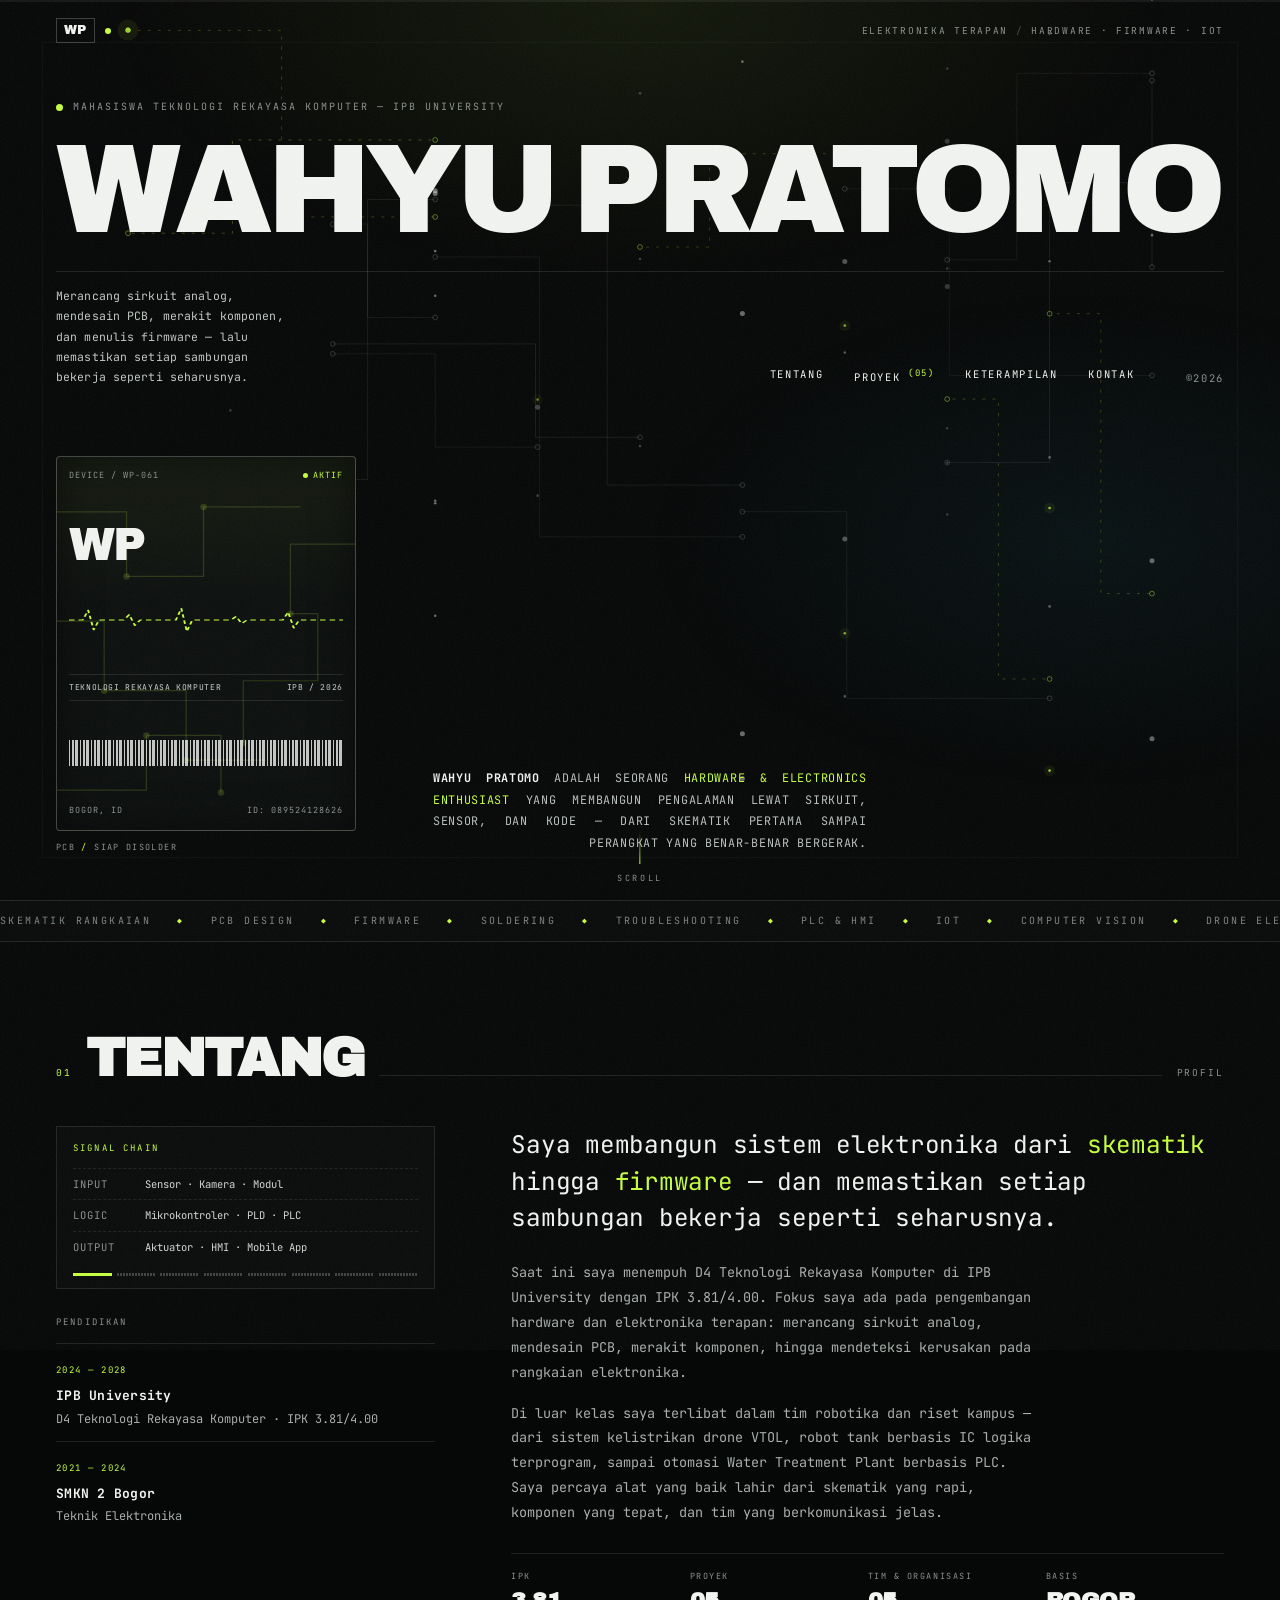
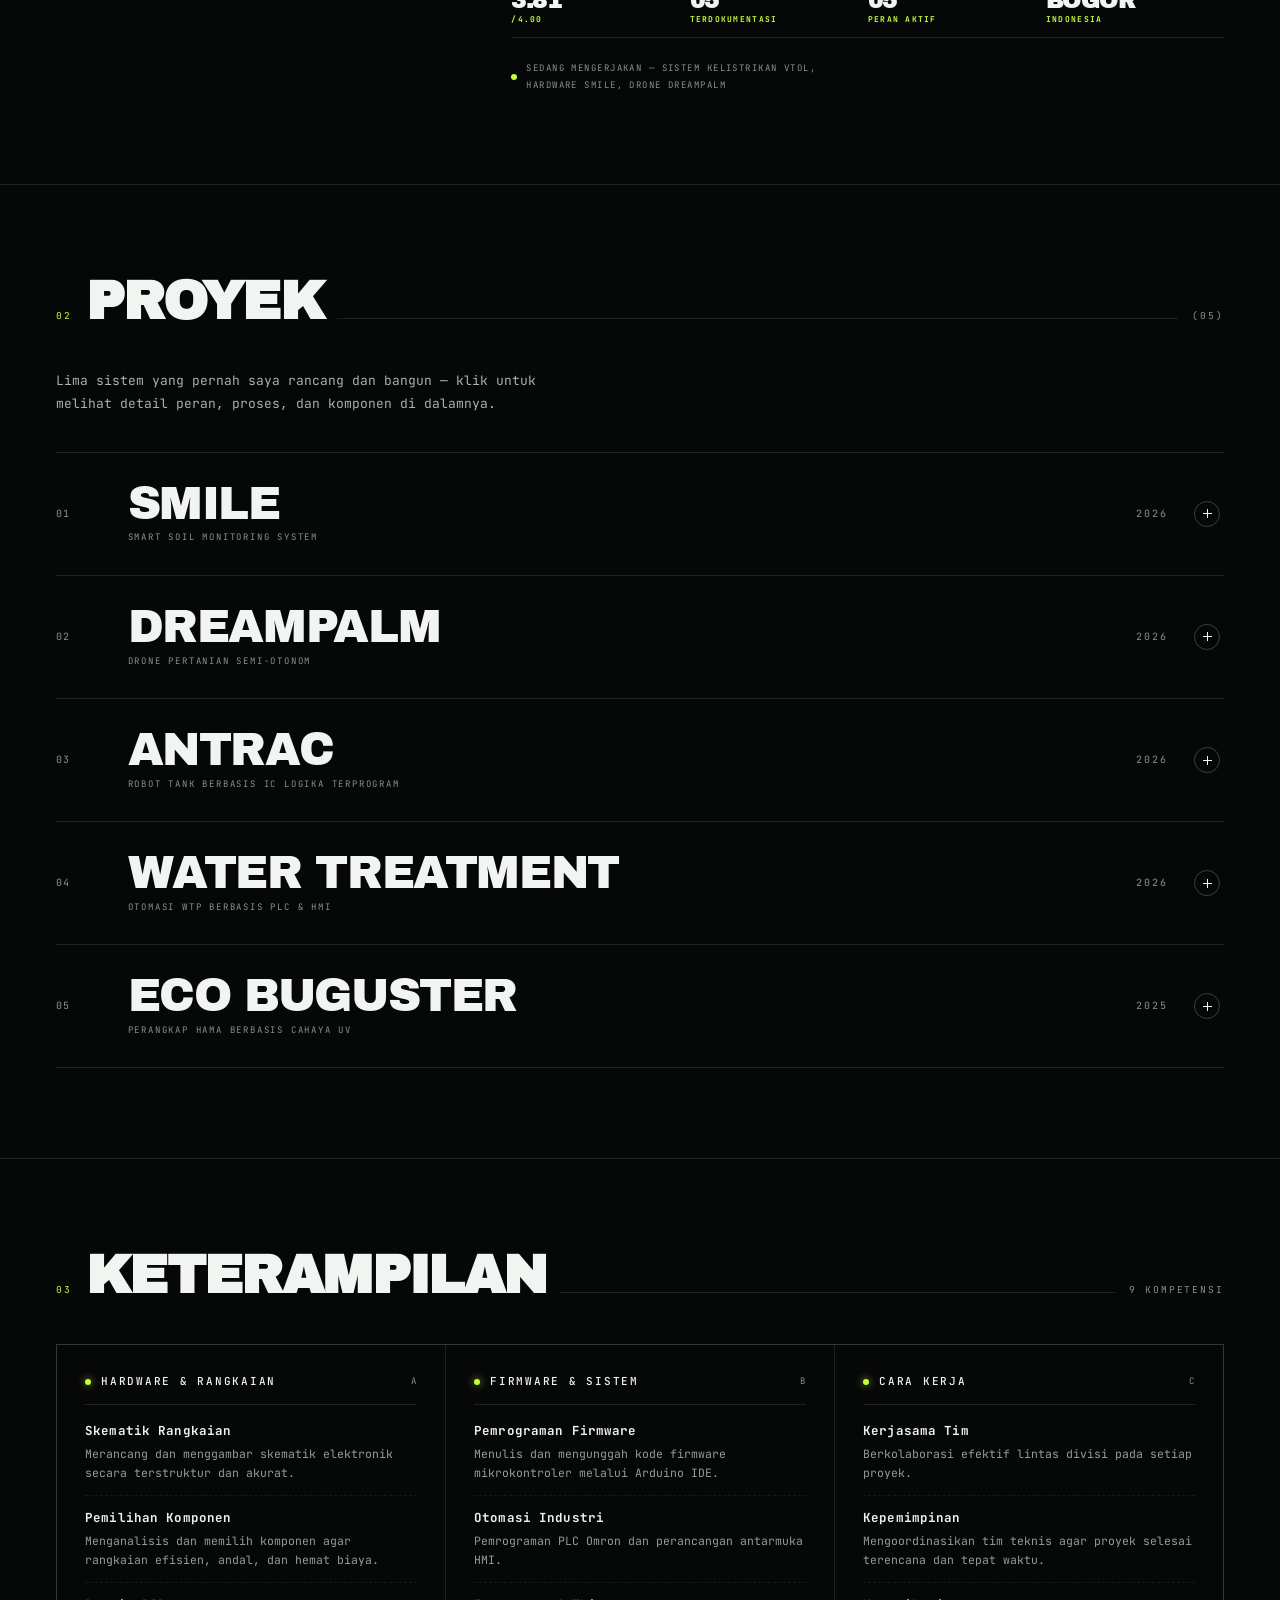
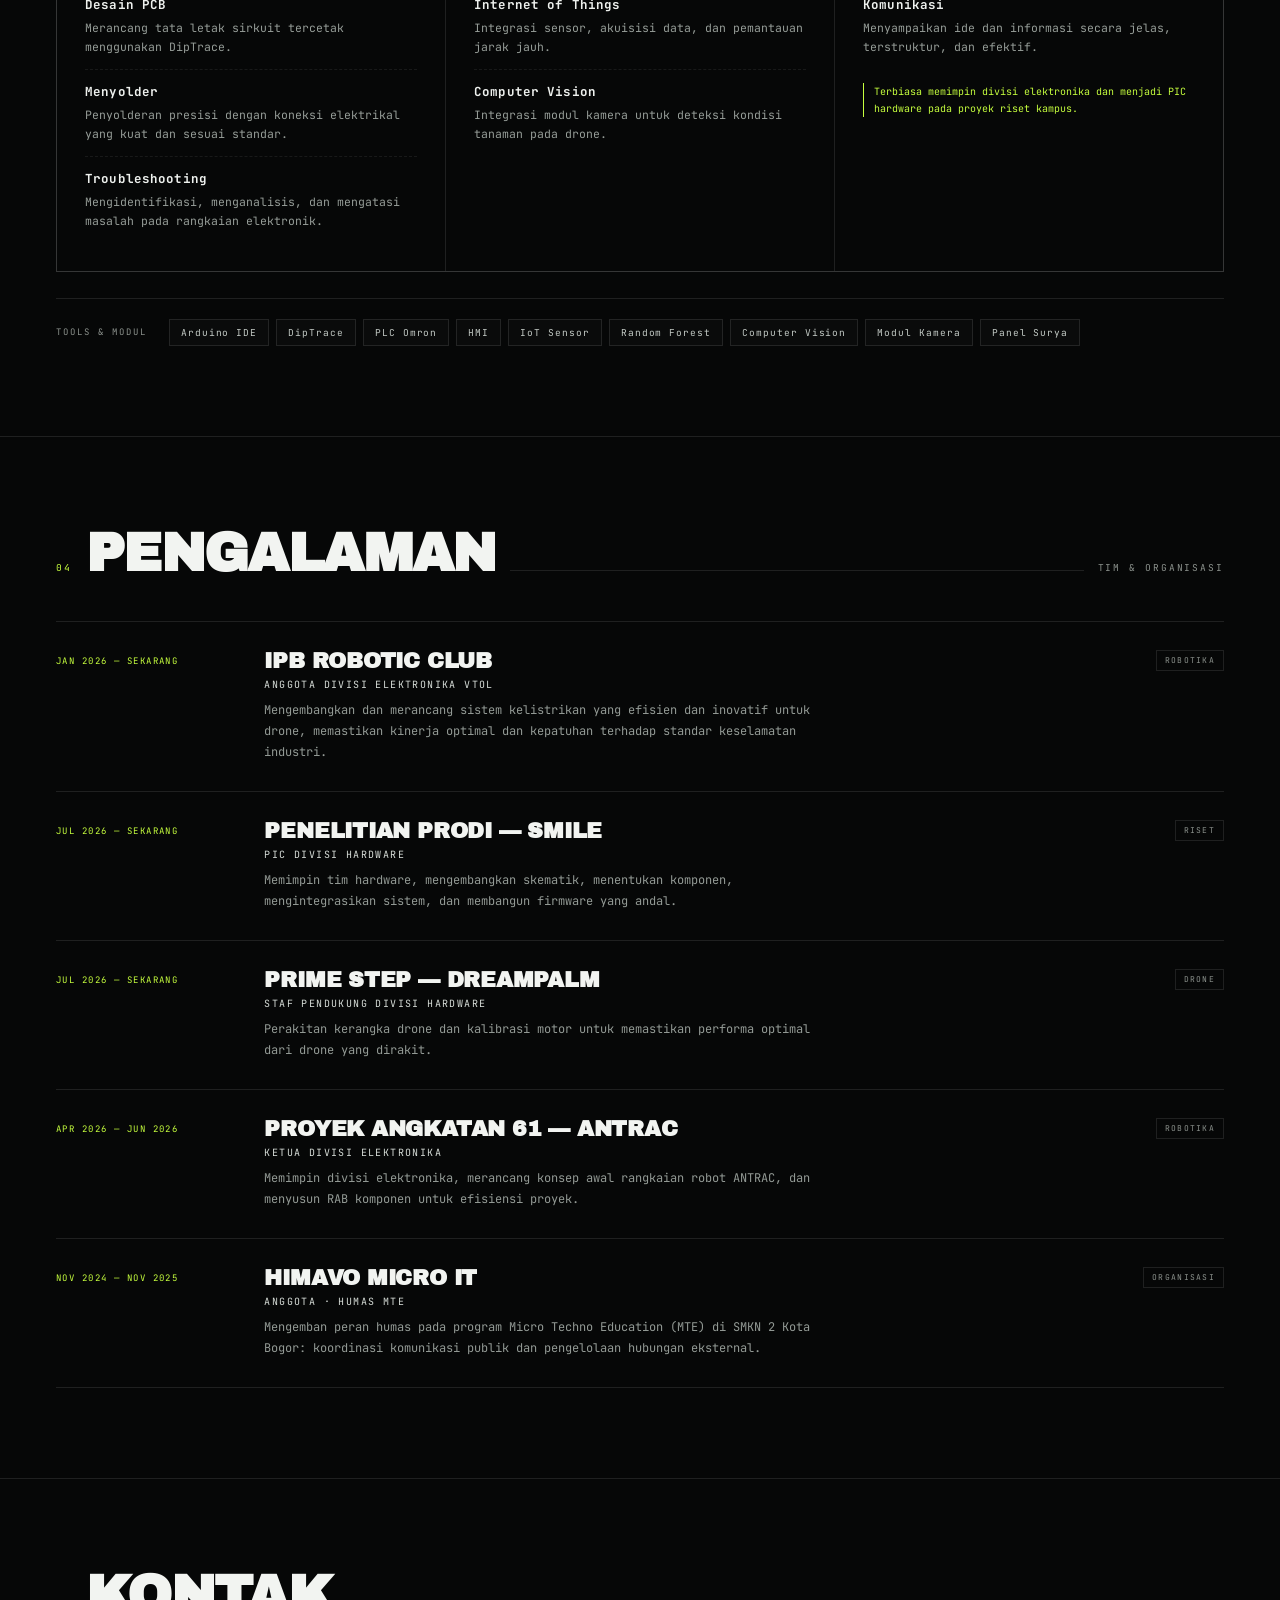
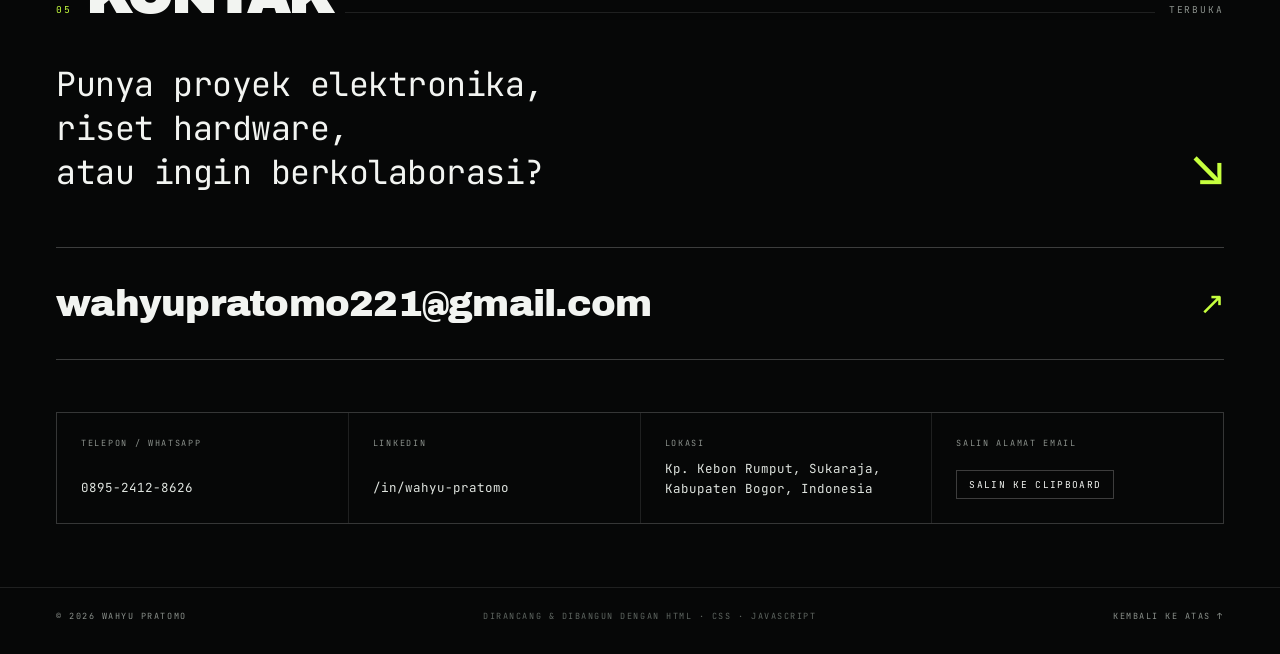
<file: backup-v1-full/index.html>
<!DOCTYPE html>
<html lang="id">
<head>
  <meta charset="UTF-8" />
  <meta name="viewport" content="width=device-width, initial-scale=1.0" />
  <title>Wahyu Pratomo — Elektronika & Hardware Engineer</title>
  <meta name="description" content="Portofolio Wahyu Pratomo — mahasiswa Teknologi Rekayasa Komputer IPB University. Perancangan sirkuit, desain PCB, firmware, dan sistem elektronika terapan." />
  <meta name="theme-color" content="#060707" />
  <link rel="icon" href="data:image/svg+xml,%3Csvg xmlns='http://www.w3.org/2000/svg' viewBox='0 0 64 64'%3E%3Crect width='64' height='64' fill='%23060707'/%3E%3Ctext x='32' y='45' font-family='Arial Black' font-size='30' fill='%23c6ff3e' text-anchor='middle'%3EWP%3C/text%3E%3C/svg%3E" />
  <link rel="preconnect" href="https://fonts.googleapis.com" />
  <link rel="preconnect" href="https://fonts.gstatic.com" crossorigin />
  <link href="https://fonts.googleapis.com/css2?family=Archivo+Black&family=JetBrains+Mono:wght@300;400;500;700&display=swap" rel="stylesheet" />
  <link rel="stylesheet" href="css/style.css" />
</head>
<body>
  <noscript><style>#boot{display:none!important}</style></noscript>

  <!-- Tekstur film grain -->
  <div class="grain" aria-hidden="true"></div>

  <!-- Layar boot -->
  <div class="boot" id="boot" aria-hidden="true">
    <div class="boot__inner">
      <div class="boot__row"><span>WAHYU PRATOMO</span><span>PORTFOLIO v2026</span></div>
      <div class="boot__log">
        <p>SKEMATIK <span>OK</span></p>
        <p>PCB LAYOUT <span>OK</span></p>
        <p>FIRMWARE <span>OK</span></p>
      </div>
      <div class="boot__bar"><span id="bootBar"></span></div>
      <div class="boot__row"><span id="bootPct">0%</span><span>MEMUAT SISTEM…</span></div>
    </div>
  </div>

  <!-- Kanvas jejak PCB (parallax) -->
  <canvas id="pcb" class="pcb" aria-hidden="true"></canvas>

  <div class="scroll-progress" aria-hidden="true"><span id="scrollBar"></span></div>

  <header class="site-head">
    <a class="brand" href="#top" aria-label="Kembali ke atas">
      <span class="brand__mark">WP</span>
      <span class="brand__dot"></span>
    </a>
    <div class="head__meta">ELEKTRONIKA TERAPAN <span>/</span> HARDWARE · FIRMWARE · IoT</div>
  </header>

  <main>
    <!-- ============ HERO ============ -->
    <section class="hero" id="top">
      <p class="hero__eyebrow"><span class="pulse"></span> MAHASISWA TEKNOLOGI REKAYASA KOMPUTER — IPB UNIVERSITY</p>

      <h1 class="hero__name" aria-label="Wahyu Pratomo">
        <span class="word">WAHYU</span>
        <span class="word">PRATOMO</span>
      </h1>

      <div class="hero__grid">
        <p class="hero__intro">
          Merancang sirkuit analog, mendesain PCB, merakit komponen, dan menulis firmware —
          lalu memastikan setiap sambungan bekerja seperti seharusnya.
        </p>
        <nav class="hero__nav" aria-label="Navigasi utama">
          <a href="#about">TENTANG</a>
          <a href="#projects">PROYEK <sup>(05)</sup></a>
          <a href="#skills">KETERAMPILAN</a>
          <a href="#contact">KONTAK</a>
        </nav>
        <span class="hero__year">©2026</span>
      </div>

      <div class="hero__bottom">
        <div class="id-card-wrap" data-parallax="0.35">
          <div class="id-card" data-tilt>
            <svg class="id-card__pcb" viewBox="0 0 240 300" aria-hidden="true">
              <g fill="none" stroke="currentColor" stroke-width="1">
                <path d="M-4 44H56V96H118V40H196" />
                <path d="M-4 132H38V188H104V244H168" />
                <path d="M244 70H188V126H210V180H150V230" />
                <path d="M-4 268H72V224H132V270" />
              </g>
              <g fill="currentColor">
                <circle cx="56" cy="96" r="2.6" /><circle cx="118" cy="40" r="2.6" />
                <circle cx="38" cy="188" r="2.6" /><circle cx="104" cy="244" r="2.6" />
                <circle cx="188" cy="126" r="2.6" /><circle cx="150" cy="230" r="2.6" />
                <circle cx="72" cy="224" r="2.6" /><circle cx="132" cy="270" r="2.6" />
              </g>
            </svg>

            <div class="id-card__top">
              <span>DEVICE / WP-061</span>
              <span class="id-card__status"><i></i> AKTIF</span>
            </div>

            <div class="id-card__mono">WP</div>

            <div class="id-card__wave" aria-hidden="true">
              <svg viewBox="0 0 200 34" preserveAspectRatio="none">
                <path class="wave" d="M0 17 L10 17 L14 6 L18 28 L22 17 L40 17 L44 11 L48 23 L52 17 L78 17 L82 4 L86 30 L90 17 L118 17 L122 13 L126 21 L130 17 L156 17 L160 8 L164 26 L168 17 L200 17" />
              </svg>
            </div>

            <div class="id-card__mid">
              <span>TEKNOLOGI REKAYASA KOMPUTER</span>
              <span>IPB / 2026</span>
            </div>

            <div class="id-card__barcode" aria-hidden="true"></div>
            <div class="id-card__foot">
              <span>BOGOR, ID</span>
              <span>ID: 089524128626</span>
            </div>
          </div>
          <span class="id-card-cap">PCB <i>/</i> SIAP DISOLDER</span>
        </div>

        <p class="hero__bio">
          <strong>WAHYU PRATOMO</strong> adalah seorang <em>hardware & electronics enthusiast</em>
          yang membangun pengalaman lewat sirkuit, sensor, dan kode — dari skematik pertama
          sampai perangkat yang benar-benar bergerak.
        </p>
      </div>

      <a class="scroll-hint" href="#about" aria-label="Gulir ke bagian tentang">
        <span class="scroll-hint__line"></span>
        <span class="scroll-hint__txt">SCROLL</span>
      </a>
    </section>

    <!-- ============ MARQUEE ============ -->
    <div class="marquee" aria-hidden="true">
      <div class="marquee__track">
        <span>SKEMATIK RANGKAIAN</span><i>◆</i><span>PCB DESIGN</span><i>◆</i><span>FIRMWARE</span><i>◆</i>
        <span>SOLDERING</span><i>◆</i><span>TROUBLESHOOTING</span><i>◆</i><span>PLC &amp; HMI</span><i>◆</i>
        <span>IoT</span><i>◆</i><span>COMPUTER VISION</span><i>◆</i><span>DRONE ELECTRONICS</span><i>◆</i>
        <span>SKEMATIK RANGKAIAN</span><i>◆</i><span>PCB DESIGN</span><i>◆</i><span>FIRMWARE</span><i>◆</i>
        <span>SOLDERING</span><i>◆</i><span>TROUBLESHOOTING</span><i>◆</i><span>PLC &amp; HMI</span><i>◆</i>
        <span>IoT</span><i>◆</i><span>COMPUTER VISION</span><i>◆</i><span>DRONE ELECTRONICS</span><i>◆</i>
      </div>
    </div>

    <!-- ============ TENTANG ============ -->
    <section class="section" id="about">
      <div class="section__head" data-reveal>
        <span class="section__no">01</span>
        <h2 class="section__title">TENTANG</h2>
        <span class="section__rule"></span>
        <span class="section__meta">PROFIL</span>
      </div>

      <div class="about__grid">
        <aside class="about__aside" data-reveal style="--d:.05s">
          <div class="signal-box">
            <div class="signal-box__title">SIGNAL CHAIN</div>
            <div class="signal-box__row"><span>INPUT</span><p>Sensor · Kamera · Modul</p></div>
            <div class="signal-box__row"><span>LOGIC</span><p>Mikrokontroler · PLD · PLC</p></div>
            <div class="signal-box__row"><span>OUTPUT</span><p>Aktuator · HMI · Mobile App</p></div>
            <div class="signal-box__pins" aria-hidden="true">
              <i></i><i></i><i></i><i></i><i></i><i></i><i></i><i></i>
            </div>
          </div>

          <div class="edu">
            <div class="edu__title">PENDIDIKAN</div>
            <div class="edu__item">
              <span class="edu__year">2024 — 2028</span>
              <p><strong>IPB University</strong>D4 Teknologi Rekayasa Komputer · IPK 3.81/4.00</p>
            </div>
            <div class="edu__item">
              <span class="edu__year">2021 — 2024</span>
              <p><strong>SMKN 2 Bogor</strong>Teknik Elektronika</p>
            </div>
          </div>
        </aside>

        <div class="about__copy">
          <p class="about__lead" data-reveal style="--d:.1s">
            Saya membangun sistem elektronika dari <span>skematik</span> hingga <span>firmware</span> —
            dan memastikan setiap sambungan bekerja seperti seharusnya.
          </p>
          <p data-reveal style="--d:.15s">
            Saat ini saya menempuh D4 Teknologi Rekayasa Komputer di IPB University dengan IPK
            3.81/4.00. Fokus saya ada pada pengembangan hardware dan elektronika terapan: merancang
            sirkuit analog, mendesain PCB, merakit komponen, hingga mendeteksi kerusakan pada
            rangkaian elektronika.
          </p>
          <p data-reveal style="--d:.2s">
            Di luar kelas saya terlibat dalam tim robotika dan riset kampus — dari sistem kelistrikan
            drone VTOL, robot tank berbasis IC logika terprogram, sampai otomasi Water Treatment
            Plant berbasis PLC. Saya percaya alat yang baik lahir dari skematik yang rapi, komponen
            yang tepat, dan tim yang berkomunikasi jelas.
          </p>

          <div class="stats" data-reveal style="--d:.25s">
            <div class="stat"><span>IPK</span><strong>3.81<i>/4.00</i></strong></div>
            <div class="stat"><span>PROYEK</span><strong>05<i>TERDOKUMENTASI</i></strong></div>
            <div class="stat"><span>TIM &amp; ORGANISASI</span><strong>05<i>PERAN AKTIF</i></strong></div>
            <div class="stat"><span>BASIS</span><strong>BOGOR<i>INDONESIA</i></strong></div>
          </div>

          <p class="about__status" data-reveal style="--d:.3s">
            <i></i> SEDANG MENGERJAKAN — SISTEM KELISTRIKAN VTOL, HARDWARE SMILE, DRONE DREAMPALM
          </p>
        </div>
      </div>
    </section>

    <!-- ============ PROYEK ============ -->
    <section class="section" id="projects">
      <div class="section__head" data-reveal>
        <span class="section__no">02</span>
        <h2 class="section__title">PROYEK</h2>
        <span class="section__rule"></span>
        <span class="section__meta">(05)</span>
      </div>

      <p class="section__intro" data-reveal>
        Lima sistem yang pernah saya rancang dan bangun — klik untuk melihat detail peran,
        proses, dan komponen di dalamnya.
      </p>

      <div class="projects">
        <article class="project" style="--accent:var(--acid)" data-reveal>
          <button class="project__trigger" aria-expanded="false" aria-controls="proj-1">
            <span class="project__no">01</span>
            <span class="project__main">
              <span class="project__title">SMILE</span>
              <span class="project__sub">SMART SOIL MONITORING SYSTEM</span>
            </span>
            <span class="project__year">2026</span>
            <span class="project__icon" aria-hidden="true"></span>
          </button>
          <div class="project__panel" id="proj-1">
            <div class="project__inner">
              <p class="project__desc">
                Sistem monitoring kondisi tanah berbasis Internet of Things yang terintegrasi dengan
                sistem irigasi otomatis, analisis data berbasis machine learning Random Forest, serta
                aplikasi mobile untuk pemantauan.
              </p>
              <div class="project__cols">
                <ul class="project__list">
                  <li>Memimpin dan mengoordinasikan tim Divisi Hardware untuk kelancaran operasional.</li>
                  <li>Mengembangkan skematik rangkaian elektronik dengan detail yang akurat.</li>
                  <li>Meneliti dan menentukan komponen yang paling sesuai dengan kebutuhan proyek.</li>
                  <li>Mengintegrasikan seluruh komponen serta membangun firmware yang andal.</li>
                </ul>
                <div class="project__meta">
                  <div><span>PERAN</span><p>PIC Divisi Hardware</p></div>
                  <div><span>PROGRAM</span><p>Penelitian Prodi (SMILE)</p></div>
                  <div><span>PERIODE</span><p>Jul 2026 — Sekarang</p></div>
                  <div><span>FOKUS</span><p>IoT · Machine Learning · Mobile</p></div>
                </div>
              </div>
              <div class="tags">
                <span>IoT</span><span>Random Forest</span><span>Irigasi Otomatis</span>
                <span>Sensor Tanah</span><span>Firmware</span><span>Mobile App</span>
              </div>
            </div>
          </div>
        </article>

        <article class="project" style="--accent:var(--cyan)" data-reveal>
          <button class="project__trigger" aria-expanded="false" aria-controls="proj-2">
            <span class="project__no">02</span>
            <span class="project__main">
              <span class="project__title">DREAMPALM</span>
              <span class="project__sub">DRONE PERTANIAN SEMI-OTONOM</span>
            </span>
            <span class="project__year">2026</span>
            <span class="project__icon" aria-hidden="true"></span>
          </button>
          <div class="project__panel" id="proj-2">
            <div class="project__inner">
              <p class="project__desc">
                Drone pertanian dengan kendali jarak jauh semi-otonom yang mengintegrasikan sistem
                mekanik, elektronik, sensor kamera, mikrokontroler, dan modul computer vision untuk
                mendeteksi penyakit busuk pangkal batang pada tanaman kelapa sawit.
              </p>
              <div class="project__cols">
                <ul class="project__list">
                  <li>Berkontribusi pada proses perakitan kerangka drone.</li>
                  <li>Melakukan kalibrasi motor untuk memastikan performa optimal drone yang dirakit.</li>
                  <li>Membantu integrasi sensor kamera dan modul computer vision pada payload.</li>
                </ul>
                <div class="project__meta">
                  <div><span>PERAN</span><p>Staf Pendukung Divisi Hardware</p></div>
                  <div><span>PROGRAM</span><p>PRIME STeP (Dreampalm)</p></div>
                  <div><span>PERIODE</span><p>Jul 2026 — Sekarang</p></div>
                  <div><span>FOKUS</span><p>Drone · Computer Vision</p></div>
                </div>
              </div>
              <div class="tags">
                <span>Drone</span><span>Computer Vision</span><span>Sensor Kamera</span>
                <span>Mikrokontroler</span><span>Kalibrasi Motor</span><span>Kelapa Sawit</span>
              </div>
            </div>
          </div>
        </article>

        <article class="project" style="--accent:var(--copper)" data-reveal>
          <button class="project__trigger" aria-expanded="false" aria-controls="proj-3">
            <span class="project__no">03</span>
            <span class="project__main">
              <span class="project__title">ANTRAC</span>
              <span class="project__sub">ROBOT TANK BERBASIS IC LOGIKA TERPROGRAM</span>
            </span>
            <span class="project__year">2026</span>
            <span class="project__icon" aria-hidden="true"></span>
          </button>
          <div class="project__panel" id="proj-3">
            <div class="project__inner">
              <p class="project__desc">
                Sistem kendali robot tank berbasis IC logika terprogram (PLD) tanpa mikrokontroler,
                dilengkapi sistem keamanan perangkat keras berlapis agar robot dapat bergerak mulus
                dan aman dari kerusakan listrik.
              </p>
              <div class="project__cols">
                <ul class="project__list">
                  <li>Memimpin dan mengoordinasikan tim Divisi Elektronika.</li>
                  <li>Merancang dan mengembangkan konsep awal rangkaian elektronik robot ANTRAC.</li>
                  <li>Menyusun Rencana Anggaran Biaya (RAB) komponen demi efisiensi dan keberhasilan proyek.</li>
                  <li>Merancang pengamanan hardware berlapis pada jalur daya dan logika.</li>
                </ul>
                <div class="project__meta">
                  <div><span>PERAN</span><p>Ketua Divisi Elektronika</p></div>
                  <div><span>PROGRAM</span><p>Proyek Angkatan 61 (Antrac)</p></div>
                  <div><span>PERIODE</span><p>Apr 2026 — Jun 2026</p></div>
                  <div><span>FOKUS</span><p>PLD · Logika Digital</p></div>
                </div>
              </div>
              <div class="tags">
                <span>PLD</span><span>IC Logika</span><span>Robot Tank</span>
                <span>Hardware Safety</span><span>RAB</span><span>Tanpa Mikrokontroler</span>
              </div>
            </div>
          </div>
        </article>

        <article class="project" style="--accent:#9d8cff" data-reveal>
          <button class="project__trigger" aria-expanded="false" aria-controls="proj-4">
            <span class="project__no">04</span>
            <span class="project__main">
              <span class="project__title">WATER TREATMENT</span>
              <span class="project__sub">OTOMASI WTP BERBASIS PLC &amp; HMI</span>
            </span>
            <span class="project__year">2026</span>
            <span class="project__icon" aria-hidden="true"></span>
          </button>
          <div class="project__panel" id="proj-4">
            <div class="project__inner">
              <p class="project__desc">
                Sistem otomasi Water Treatment Plant (WTP) berbasis PLC Omron dan HMI yang dirancang
                untuk mengelola proses pengolahan air bersih secara otomatis, terintegrasi, dan mudah
                dipantau secara real-time.
              </p>
              <div class="project__cols">
                <ul class="project__list">
                  <li>Merancang alur logika proses pengolahan air pada PLC Omron.</li>
                  <li>Membangun antarmuka HMI untuk pemantauan dan kontrol operator.</li>
                  <li>Mengintegrasikan instrumen lapangan agar status proses terbaca real-time.</li>
                </ul>
                <div class="project__meta">
                  <div><span>PERAN</span><p>Perancang Sistem Otomasi</p></div>
                  <div><span>PERIODE</span><p>2026</p></div>
                  <div><span>FOKUS</span><p>PLC · HMI · Otomasi Industri</p></div>
                  <div><span>STATUS</span><p>Selesai</p></div>
                </div>
              </div>
              <div class="tags">
                <span>PLC Omron</span><span>HMI</span><span>Otomasi</span>
                <span>Real-time</span><span>Water Treatment</span>
              </div>
            </div>
          </div>
        </article>

        <article class="project" style="--accent:#63e6a8" data-reveal>
          <button class="project__trigger" aria-expanded="false" aria-controls="proj-5">
            <span class="project__no">05</span>
            <span class="project__main">
              <span class="project__title">ECO BUGUSTER</span>
              <span class="project__sub">PERANGKAP HAMA BERBASIS CAHAYA UV</span>
            </span>
            <span class="project__year">2025</span>
            <span class="project__icon" aria-hidden="true"></span>
          </button>
          <div class="project__panel" id="proj-5">
            <div class="project__inner">
              <p class="project__desc">
                Alat perangkap hama berbasis cahaya UV yang menggunakan tenaga surya sebagai sumber
                energinya — solusi elektronika sederhana untuk kebutuhan pertanian yang mandiri energi.
              </p>
              <div class="project__cols">
                <ul class="project__list">
                  <li>Merancang rangkaian driver lampu UV berdaya rendah.</li>
                  <li>Mengintegrasikan panel surya, penyimpanan daya, dan sistem switching otomatis.</li>
                  <li>Menguji ketahanan alat pada pemakaian luar ruang.</li>
                </ul>
                <div class="project__meta">
                  <div><span>PERAN</span><p>Perancang Rangkaian</p></div>
                  <div><span>PERIODE</span><p>2025</p></div>
                  <div><span>FOKUS</span><p>Energi Surya · UV</p></div>
                  <div><span>STATUS</span><p>Selesai</p></div>
                </div>
              </div>
              <div class="tags">
                <span>UV</span><span>Panel Surya</span><span>Low Power</span>
                <span>Perangkap Hama</span><span>Energi Terbarukan</span>
              </div>
            </div>
          </div>
        </article>
      </div>
    </section>

    <!-- ============ KETERAMPILAN ============ -->
    <section class="section" id="skills">
      <div class="section__head" data-reveal>
        <span class="section__no">03</span>
        <h2 class="section__title">KETERAMPILAN</h2>
        <span class="section__rule"></span>
        <span class="section__meta">9 KOMPETENSI</span>
      </div>

      <div class="skills">
        <div class="skill-card" data-reveal style="--d:.05s">
          <div class="skill-card__head"><span class="led"></span><h3>HARDWARE &amp; RANGKAIAN</h3><span class="skill-card__no">A</span></div>
          <ul>
            <li><strong>Skematik Rangkaian</strong><p>Merancang dan menggambar skematik elektronik secara terstruktur dan akurat.</p></li>
            <li><strong>Pemilihan Komponen</strong><p>Menganalisis dan memilih komponen agar rangkaian efisien, andal, dan hemat biaya.</p></li>
            <li><strong>Desain PCB</strong><p>Merancang tata letak sirkuit tercetak menggunakan DipTrace.</p></li>
            <li><strong>Menyolder</strong><p>Penyolderan presisi dengan koneksi elektrikal yang kuat dan sesuai standar.</p></li>
            <li><strong>Troubleshooting</strong><p>Mengidentifikasi, menganalisis, dan mengatasi masalah pada rangkaian elektronik.</p></li>
          </ul>
        </div>

        <div class="skill-card" data-reveal style="--d:.1s">
          <div class="skill-card__head"><span class="led"></span><h3>FIRMWARE &amp; SISTEM</h3><span class="skill-card__no">B</span></div>
          <ul>
            <li><strong>Pemrograman Firmware</strong><p>Menulis dan mengunggah kode firmware mikrokontroler melalui Arduino IDE.</p></li>
            <li><strong>Otomasi Industri</strong><p>Pemrograman PLC Omron dan perancangan antarmuka HMI.</p></li>
            <li><strong>Internet of Things</strong><p>Integrasi sensor, akuisisi data, dan pemantauan jarak jauh.</p></li>
            <li><strong>Computer Vision</strong><p>Integrasi modul kamera untuk deteksi kondisi tanaman pada drone.</p></li>
          </ul>
        </div>

        <div class="skill-card" data-reveal style="--d:.15s">
          <div class="skill-card__head"><span class="led"></span><h3>CARA KERJA</h3><span class="skill-card__no">C</span></div>
          <ul>
            <li><strong>Kerjasama Tim</strong><p>Berkolaborasi efektif lintas divisi pada setiap proyek.</p></li>
            <li><strong>Kepemimpinan</strong><p>Mengoordinasikan tim teknis agar proyek selesai terencana dan tepat waktu.</p></li>
            <li><strong>Komunikasi</strong><p>Menyampaikan ide dan informasi secara jelas, terstruktur, dan efektif.</p></li>
          </ul>
          <div class="skill-card__note">
            Terbiasa memimpin divisi elektronika dan menjadi PIC hardware pada proyek riset kampus.
          </div>
        </div>
      </div>

      <div class="tools" data-reveal>
        <span class="tools__label">TOOLS &amp; MODUL</span>
        <div class="tools__chips">
          <span>Arduino IDE</span><span>DipTrace</span><span>PLC Omron</span>
          <span>HMI</span><span>IoT Sensor</span><span>Random Forest</span>
          <span>Computer Vision</span><span>Modul Kamera</span><span>Panel Surya</span>
        </div>
      </div>
    </section>

    <!-- ============ PENGALAMAN ============ -->
    <section class="section" id="experience">
      <div class="section__head" data-reveal>
        <span class="section__no">04</span>
        <h2 class="section__title">PENGALAMAN</h2>
        <span class="section__rule"></span>
        <span class="section__meta">TIM &amp; ORGANISASI</span>
      </div>

      <div class="timeline">
        <article class="tl-item" data-reveal>
          <span class="tl-item__date">JAN 2026 — SEKARANG</span>
          <div class="tl-item__body">
            <h3>IPB Robotic Club</h3>
            <p class="tl-item__role">Anggota Divisi Elektronika VTOL</p>
            <p>Mengembangkan dan merancang sistem kelistrikan yang efisien dan inovatif untuk drone, memastikan kinerja optimal dan kepatuhan terhadap standar keselamatan industri.</p>
          </div>
          <span class="tl-item__tag">ROBOTIKA</span>
        </article>

        <article class="tl-item" data-reveal>
          <span class="tl-item__date">JUL 2026 — SEKARANG</span>
          <div class="tl-item__body">
            <h3>Penelitian Prodi — SMILE</h3>
            <p class="tl-item__role">PIC Divisi Hardware</p>
            <p>Memimpin tim hardware, mengembangkan skematik, menentukan komponen, mengintegrasikan sistem, dan membangun firmware yang andal.</p>
          </div>
          <span class="tl-item__tag">RISET</span>
        </article>

        <article class="tl-item" data-reveal>
          <span class="tl-item__date">JUL 2026 — SEKARANG</span>
          <div class="tl-item__body">
            <h3>PRIME STeP — Dreampalm</h3>
            <p class="tl-item__role">Staf Pendukung Divisi Hardware</p>
            <p>Perakitan kerangka drone dan kalibrasi motor untuk memastikan performa optimal dari drone yang dirakit.</p>
          </div>
          <span class="tl-item__tag">DRONE</span>
        </article>

        <article class="tl-item" data-reveal>
          <span class="tl-item__date">APR 2026 — JUN 2026</span>
          <div class="tl-item__body">
            <h3>Proyek Angkatan 61 — Antrac</h3>
            <p class="tl-item__role">Ketua Divisi Elektronika</p>
            <p>Memimpin divisi elektronika, merancang konsep awal rangkaian robot ANTRAC, dan menyusun RAB komponen untuk efisiensi proyek.</p>
          </div>
          <span class="tl-item__tag">ROBOTIKA</span>
        </article>

        <article class="tl-item" data-reveal>
          <span class="tl-item__date">NOV 2024 — NOV 2025</span>
          <div class="tl-item__body">
            <h3>Himavo Micro IT</h3>
            <p class="tl-item__role">Anggota · Humas MTE</p>
            <p>Mengemban peran humas pada program Micro Techno Education (MTE) di SMKN 2 Kota Bogor: koordinasi komunikasi publik dan pengelolaan hubungan eksternal.</p>
          </div>
          <span class="tl-item__tag">ORGANISASI</span>
        </article>
      </div>
    </section>

    <!-- ============ KONTAK ============ -->
    <section class="section contact" id="contact">
      <div class="section__head" data-reveal>
        <span class="section__no">05</span>
        <h2 class="section__title">KONTAK</h2>
        <span class="section__rule"></span>
        <span class="section__meta">TERBUKA</span>
      </div>

      <div class="contact__top">
        <p class="contact__lead" data-reveal>Punya proyek elektronika, riset hardware,<br />atau ingin berkolaborasi?</p>
        <span class="contact__arrow" aria-hidden="true">↘</span>
      </div>

      <a class="contact__mail" href="mailto:wahyupratomo221@gmail.com" data-reveal>
        <span>wahyupratomo221@gmail.com</span>
        <i aria-hidden="true">↗</i>
      </a>

      <div class="contact__grid">
        <div class="contact__cell" data-reveal>
          <span class="contact__label">TELEPON / WHATSAPP</span>
          <a href="https://wa.me/6289524128626" target="_blank" rel="noopener">0895-2412-8626</a>
        </div>
        <div class="contact__cell" data-reveal style="--d:.05s">
          <span class="contact__label">LINKEDIN</span>
          <a href="https://www.linkedin.com/in/wahyu-pratomo-bb3544325" target="_blank" rel="noopener">/in/wahyu-pratomo</a>
        </div>
        <div class="contact__cell" data-reveal style="--d:.1s">
          <span class="contact__label">LOKASI</span>
          <p>Kp. Kebon Rumput, Sukaraja,<br />Kabupaten Bogor, Indonesia</p>
        </div>
        <div class="contact__cell contact__cell--action" data-reveal style="--d:.15s">
          <span class="contact__label">SALIN ALAMAT EMAIL</span>
          <button class="copy-btn" id="copyMail" data-copy="wahyupratomo221@gmail.com">SALIN KE CLIPBOARD</button>
        </div>
      </div>
    </section>
  </main>

  <footer class="site-foot">
    <span>© 2026 WAHYU PRATOMO</span>
    <span class="site-foot__mid">DIRANCANG &amp; DIBANGUN DENGAN HTML · CSS · JAVASCRIPT</span>
    <a href="#top">KEMBALI KE ATAS ↑</a>
  </footer>

  <script src="js/main.js"></script>
</body>
</html>
</file>
<file: css/style.css>
/* ============================================================
   WAHYU PRATOMO — TAHAP 1: BERANDA
   Referensi: nama bertumpuk diagonal, tab biru, loading petir.
   ============================================================ */

:root {
  --bg: #121110;
  --fg: #ede6dc;
  --fg-dim: #a8a198;
  --fg-faint: #8a837a;
  --blue: #8ea6ff;
  --line: rgba(237, 230, 220, 0.14);
  /* Satu keluarga huruf untuk seluruh halaman: sans-serif (Inter Tight).
     --mono sengaja diturunkan ke tumpukan sans yang sama supaya tidak ada
     campuran rupa huruf — label kecil tetap terbaca lewat tracking lebar. */
  --sans: "Inter Tight", "Segoe UI", system-ui, -apple-system, sans-serif;
  --mono: var(--sans);
  --pad: clamp(18px, 2.6vw, 32px);
  --ease: cubic-bezier(0.22, 0.61, 0.36, 1);
  --ease-out: cubic-bezier(0.19, 1, 0.22, 1);

  /* kertas kartu proyek */
  --paper: #f3eee4;
  --paper-2: #e7e0d1;
  --ink: #17150f;
  --ink-dim: #5c564c;
  --ink-faint: #8a8275;
}

* { box-sizing: border-box; margin: 0; padding: 0; }

/* tombol mewarisi keluarga huruf halaman (elemen <button> tidak otomatis
   mewarisi font seperti elemen lain) */
button { font-family: inherit; }

html { -webkit-text-size-adjust: 100%; }
html.is-loading { overflow: hidden; }
html.lb-open { overflow: hidden; }

body {
  min-height: 100svh;
  background: var(--bg);
  color: var(--fg);
  font-family: var(--sans);
  overflow-x: hidden;
  -webkit-font-smoothing: antialiased;
  cursor: none;
}

/* Latar satu warna: warna dasar body dipakai rata di seluruh halaman.
   Lapisan tetap ini hanya memastikan tidak ada pita warna saat digulir. */
body::before {
  content: "";
  position: fixed;
  inset: 0;
  z-index: -1;
  pointer-events: none;
  background: var(--bg);
}

@media (hover: none) { body { cursor: auto; } }

a { color: inherit; text-decoration: none; }
::selection { background: var(--blue); color: #121110; }

/* supaya anchor tidak tertutup header tetap */
section[id] { scroll-margin-top: 92px; }

/* ---------- grain halus ---------- */
body::after {
  content: "";
  position: fixed;
  inset: 0;
  z-index: 90;
  pointer-events: none;
  opacity: 0.045;
  background-image: url("data:image/svg+xml,%3Csvg xmlns='http://www.w3.org/2000/svg' width='160' height='160'%3E%3Cfilter id='n'%3E%3CfeTurbulence type='fractalNoise' baseFrequency='0.9' numOctaves='3'/%3E%3C/filter%3E%3Crect width='160' height='160' filter='url(%23n)'/%3E%3C/svg%3E");
}

/* ============================================================
   KURSOR KUSTOM
   ============================================================ */
.cursor {
  position: fixed;
  top: 0; left: 0;
  z-index: 999;
  pointer-events: none;
  will-change: transform;
}
.cursor__ring {
  position: absolute;
  top: 0; left: 0;
  width: 30px; height: 30px;
  margin: -15px 0 0 -15px;
  border: 1px solid rgba(237, 230, 220, 0.45);
  border-radius: 50%;
  transition: width 0.25s var(--ease), height 0.25s var(--ease), margin 0.25s var(--ease), background 0.25s, border-color 0.25s;
}
.cursor__dot {
  position: absolute;
  top: 0; left: 0;
  width: 4px; height: 4px;
  margin: -2px 0 0 -2px;
  background: var(--blue);
  border-radius: 50%;
}
body.is-hover .cursor__ring {
  width: 52px; height: 52px;
  margin: -26px 0 0 -26px;
  background: rgba(142, 166, 255, 0.12);
  border-color: rgba(142, 166, 255, 0.7);
}
@media (hover: none) { .cursor { display: none; } }

/* ============================================================
   LOADING
   Empat tugas: menandakan proses masih berjalan, menutupi tata letak
   yang belum siap, memberi waktu aset (font/gambar/CSS) masuk, dan
   mengalihkan perhatian sebentar — karenanya animasinya dibuat pendek
   (≈2,5 detik) supaya tidak membosankan.

   Progresnya dibaca dari lima petir yang menyala bertahap 1 -> 5,
   tanpa meter terpisah. Setelah kelimanya penuh, petir menyatu jadi
   satu lalu MELEPAS SENGATAN LISTRIK: kilat memenuhi layar,
   gelombang melingkar, dan percikan menjalar keluar. Beranda muncul
   di balik kilatan itu — jadi serah-terimanya terasa seperti
   sambaran, bukan elemen yang tiba-tiba hilang.
   ============================================================ */
.loader {
  position: fixed;
  inset: 0;
  z-index: 500;
  display: grid;
  place-items: center;
  padding: 24px;
  pointer-events: none;
  transition: visibility 0.5s;
}
.loader.is-done { visibility: hidden; }
/* sebelum skrip berjalan: paksa tampil (halaman tetap terbaca tanpa JS) */
html:not(.is-loading) .loader { visibility: hidden; }
/* sebelum skrip berjalan: paksa tampil (halaman tetap terbaca tanpa JS) */
html:not(.is-loading) .loader { visibility: hidden; }

/* latar gelap: memudar saat sengatan, supaya Beranda terlihat di baliknya */
.loader__bg {
  position: absolute;
  inset: 0;
  background: var(--bg);
  opacity: 1;
  transition: opacity 0.65s var(--ease);
}
.loader.is-shock .loader__bg {
  opacity: 0;
  transition: opacity 0.34s var(--ease) 0.12s;
}
/* sisa elemen jangan ikut menghalangi Beranda setelah serah-terima */
.loader.is-done .loader__scene { opacity: 0; }

/* kilatan penuh layar: puncak sengatan listrik */
.loader__flash {
  position: absolute;
  inset: 0;
  z-index: 2;
  pointer-events: none;
  opacity: 0;
  background:
    radial-gradient(
      circle at 50% 48%,
      #fff 0%,
      rgba(226, 234, 255, 0.92) 26%,
      rgba(142, 166, 255, 0.42) 52%,
      rgba(142, 166, 255, 0) 74%
    );
}
.loader.is-shock .loader__flash { animation: shockFlash 0.46s ease-out forwards; }
@keyframes shockFlash {
  0%   { opacity: 0; }
  10%  { opacity: 0.95; }
  34%  { opacity: 0.55; }
  100% { opacity: 0; }
}

.loader__scene {
  position: relative;
  z-index: 1;
  width: min(620px, 88vw);
  height: min(260px, 40vh);
  display: grid;
  place-items: center;
}

/* --- 5 petir (slot berjajar, muncul bergantian) --- */
.loader__row {
  position: absolute;
  inset: 0;
  display: flex;
  align-items: center;
  justify-content: center;
  gap: clamp(14px, 2.2vw, 26px);
}
.loader__slot { display: block; }
.bolt { width: clamp(22px, 2.4vw, 30px); height: auto; overflow: visible; color: var(--fg); fill: currentColor; }

.loader__bolt {
  will-change: transform, opacity;
  /* Mulai tak terlihat; `boltIn` hanya memunculkannya sekali (tanpa
     `backwards`, jadi tidak "berkedip balik" ke keadaan semula). */
  opacity: 0;
  animation:
    boltIn 0.45s var(--ease-out) forwards,
    boltGlow 1.5s var(--ease) infinite;
}
/* Menyala bertahap 1 -> 5 dengan jeda TEPAT 1 detik per petir, dimulai pada
   detik ke-1 (bukan 0), jadi petir ke-n menyala pada detik ke-n dan kelimanya
   lengkap tepat di detik ke-5, selesai sekitar detik ke-6.
   Tiap petir yang sudah muncul tetap terang. */
.loader__slot:nth-child(1) .loader__bolt { animation-delay: 1000ms, 1520ms; }
.loader__slot:nth-child(2) .loader__bolt { animation-delay: 2000ms, 2520ms; }
.loader__slot:nth-child(3) .loader__bolt { animation-delay: 3000ms, 3520ms; }
.loader__slot:nth-child(4) .loader__bolt { animation-delay: 4000ms, 4520ms; }
.loader__slot:nth-child(5) .loader__bolt { animation-delay: 5000ms, 5520ms; }

@keyframes boltIn {
  0% { transform: scale(0.2) translateY(10px); opacity: 0; filter: blur(3px); }
  60% { opacity: 1; filter: blur(0); }
  100% { transform: scale(1) translateY(0); opacity: 1; }
}

@keyframes boltGlow {
  0%, 100% {
    transform: translateY(0) scale(1);
    opacity: 0.82;
    filter: drop-shadow(0 0 4px rgba(142, 166, 255, 0.3));
  }
  45% {
    transform: translateY(-4px) scale(1.06);
    opacity: 1;
    filter: drop-shadow(0 0 11px rgba(142, 166, 255, 0.8));
  }
}

/* --- hasil penyatuan: satu petir besar (tanpa monogram) --- */
.loader__mark {
  position: absolute;
  inset: 0;
  display: grid;
  place-items: center;
  opacity: 0;
  transform: scale(0.86);
  transform-origin: 50% 50%;
  transition: transform 0.62s var(--ease-out), opacity 0.32s var(--ease);
  will-change: transform, opacity;
}
.loader.is-converge .loader__mark {
  opacity: 1;
  transform: scale(1);
}
.loader__solo {
  width: clamp(50px, 5.6vw, 70px);
  height: auto;
  color: var(--fg);
  opacity: 0;
  transform: scale(0.4) rotate(-8deg);
  transition: transform 0.68s var(--ease-out), opacity 0.4s var(--ease);
  will-change: transform, opacity;
}
.loader.is-converge .loader__solo {
  opacity: 1;
  transform: scale(1) rotate(0deg);
}
/* saat menunggu aset, petir tunggal terus "terisi" daya */
.loader.is-converge:not(.is-shock) .loader__solo {
  animation: chargePulse 1.1s var(--ease) infinite;
}
@keyframes chargePulse {
  0%, 100% { filter: drop-shadow(0 0 9px rgba(142, 166, 255, 0.3)); }
  50% { filter: drop-shadow(0 0 26px rgba(142, 166, 255, 0.95)); }
}

/* kelimanya terbang ke satu titik, menyisakan mark di tengah */
.loader.is-converge .loader__bolt {
  animation: none;
  transform: translateX(calc(var(--d) * -1)) scale(0.35);
  opacity: 0;
  transition: transform 0.55s var(--ease), opacity 0.4s var(--ease);
}

/* --- sengatan: gelombang melingkar + percikan menjalar --- */
.loader__flare {
  position: absolute;
  width: min(460px, 78vw);
  aspect-ratio: 1;
  border-radius: 50%;
  background: radial-gradient(circle, rgba(142, 166, 255, 0.32), transparent 62%);
  opacity: 0;
  pointer-events: none;
}
.loader__flare::before,
.loader__flare::after {
  content: "";
  position: absolute;
  inset: 0;
  border-radius: 50%;
  border: 1px solid rgba(205, 218, 255, 0.75);
  opacity: 0;
}
.loader.is-shock .loader__flare { animation: flareOut 0.9s var(--ease) forwards; }
.loader.is-shock .loader__flare::before {
  animation: ringOut 0.8s cubic-bezier(0.2, 0.7, 0.3, 1) forwards;
}
.loader.is-shock .loader__flare::after {
  animation: ringOut 0.95s cubic-bezier(0.2, 0.7, 0.3, 1) 0.07s forwards;
}
@keyframes flareOut {
  0%   { opacity: 0; transform: scale(0.4); }
  20%  { opacity: 1; }
  100% { opacity: 0; transform: scale(1.6); }
}
@keyframes ringOut {
  0%   { opacity: 0.9; transform: scale(0.18); }
  70%  { opacity: 0.35; }
  100% { opacity: 0; transform: scale(1.9); }
}

/* percikan: garis listrik yang menyambar keluar dari titik sengatan */
.loader__arcs {
  position: absolute;
  left: 50%;
  top: 50%;
  width: 0;
  height: 0;
  pointer-events: none;
}
.loader__arcs i {
  --a: 0deg;
  position: absolute;
  left: 0;
  top: 0;
  width: clamp(150px, 30vw, 440px);
  height: 2px;
  border-radius: 2px;
  background: linear-gradient(
    90deg,
    rgba(255, 255, 255, 0.95),
    rgba(142, 166, 255, 0.75) 42%,
    rgba(142, 166, 255, 0) 100%
  );
  transform-origin: 0 50%;
  transform: rotate(var(--a)) scaleX(0);
  opacity: 0;
}
.loader__arcs i:nth-child(1) { --a: 14deg; }
.loader__arcs i:nth-child(2) { --a: 166deg; }
.loader__arcs i:nth-child(3) { --a: 104deg; }
.loader__arcs i:nth-child(4) { --a: 256deg; }
.loader__arcs i:nth-child(5) { --a: 58deg; }
.loader__arcs i:nth-child(6) { --a: 302deg; }
.loader.is-shock .loader__arcs i {
  animation: arcOut 0.5s cubic-bezier(0.15, 0.8, 0.3, 1) forwards;
}
@keyframes arcOut {
  0%   { opacity: 0; transform: rotate(var(--a)) scaleX(0); }
  18%  { opacity: 1; }
  100% { opacity: 0; transform: rotate(var(--a)) scaleX(1.35); }
}

/* petir tunggal melepas muatan lalu lenyap */
.loader.is-shock .loader__solo {
  animation: boltDischarge 0.55s cubic-bezier(0.2, 0.7, 0.3, 1) forwards;
}
@keyframes boltDischarge {
  0%   { transform: scale(1); opacity: 1; filter: drop-shadow(0 0 18px rgba(142, 166, 255, 0.8)); }
  35%  { transform: scale(1.55) rotate(-4deg); opacity: 1; }
  100% { transform: scale(2.8); opacity: 0; }
}

/* ============================================================
   HEADER — kolom tengah sejajar dengan baris meta Beranda
   ============================================================ */
.head {
  position: fixed;
  top: 0; left: 0; right: 0;
  z-index: 100;
  display: grid;
  grid-template-columns: 1fr auto;
  align-items: center;
  gap: 20px;
  padding: 22px var(--pad);
  transition: background 0.4s var(--ease), backdrop-filter 0.4s var(--ease),
    box-shadow 0.4s var(--ease), padding 0.4s var(--ease);
}
/* saat halaman digulir: header diberi latar gelap + blur supaya teks di
   bawahnya tidak tembus */
.head.is-stuck {
  padding-top: 16px;
  padding-bottom: 16px;
  background: rgba(16, 17, 16, 0.9);
  backdrop-filter: blur(16px);
  box-shadow: 0 1px 0 rgba(237, 230, 220, 0.1);
}

.logo {
  justify-self: start;
  display: inline-flex;
  align-items: center;
  gap: 0.3em;
  font-family: var(--sans);
  font-size: clamp(14px, 1.1vw, 18px);
  font-weight: 900;
  letter-spacing: -0.03em;
  text-transform: uppercase;
  line-height: 1;
  white-space: nowrap;
}
/* "Pratomo" memakai font & warna yang sama dengan "WAHYU" */
.logo__first,
.logo__last {
  font-weight: 900;
  color: var(--fg);
}
.logo__first { margin-right: 0.28em; }

.head__nav {
  justify-self: end;
  display: flex;
  align-items: center;
  gap: clamp(14px, 2vw, 30px);
  font-family: var(--mono);
  font-size: 12px;
  letter-spacing: 0.12em;
  text-transform: uppercase;
}
.head__nav a {
  position: relative;
  padding: 4px 0;
  color: var(--fg);
  transition: color 0.3s;
}
.head__nav a::after {
  content: "";
  position: absolute;
  left: 0; bottom: 0;
  width: 100%; height: 1px;
  background: var(--blue);
  transform: scaleX(0);
  transform-origin: left;
  transition: transform 0.35s var(--ease);
}
.head__nav a:hover { color: var(--blue); }
.head__nav a:hover::after { transform: scaleX(1); }
.head__nav a.is-active { color: var(--blue); }
.head__nav a.is-active::after { transform: scaleX(1); }

/* pemisah baris nav yang hanya aktif di layar sempit: 5 item di baris
   pertama, ORGANIZATION + CONTACT di baris kedua (lebih seimbang
   daripada menyisakan satu item sendirian) */
.head__break { display: none; }

/* ---------- pill button ---------- */
.pill {
  display: inline-flex;
  align-items: center;
  justify-content: center;
  gap: 10px;
  background: var(--blue);
  color: #121110;
  border: 1px solid transparent;
  border-radius: 100px;
  font-family: var(--sans);
  font-weight: 700;
  font-size: 12.5px;
  letter-spacing: 0.1em;
  text-transform: uppercase;
  padding: 11px 22px;
  white-space: nowrap;
  transition: transform 0.35s var(--ease), background 0.3s, box-shadow 0.3s;
}
.pill:hover { transform: translateY(-2px); box-shadow: 0 10px 26px rgba(142, 166, 255, 0.22); }
.pill--lg {
  font-size: 12.5px;
  padding: 17px 26px 17px 28px;
  gap: 16px;
}
.pill__arrow {
  display: grid;
  place-items: center;
  transition: transform 0.4s var(--ease);
}
.pill--lg:hover .pill__arrow { transform: translateX(4px); }

/* ============================================================
   BERANDA
   ============================================================ */
.home {
  position: relative;
  min-height: 100svh;
  display: flex;
  flex-direction: column;
  padding: clamp(96px, 12vh, 140px) var(--pad) clamp(24px, 3.4vh, 42px) var(--pad);
  overflow: hidden;
}

/* --- baris meta atas: kolom sama dengan header agar benar-benar sejajar --- */
.home__meta {
  display: grid;
  grid-template-columns: 1fr auto 1fr;
  align-items: baseline;
  gap: 20px;
  font-family: var(--mono);
  font-size: 12.5px;
  letter-spacing: 0.14em;
  text-transform: uppercase;
  color: var(--fg-dim);
  margin-bottom: clamp(26px, 5vh, 62px);
  animation: fade 1s var(--ease) 0.15s backwards;
}
.home__meta span:nth-child(1) { justify-self: start; }
.home__meta span:nth-child(2) { justify-self: center; }
.home__meta span:nth-child(3) { justify-self: end; }

/* --- nama besar bertumpuk --- */
.name {
  flex: 1;
  display: flex;
  flex-direction: column;
  justify-content: center;
  gap: clamp(4px, 1.2vw, 18px);
  font-family: var(--sans);
  font-weight: 900;
  font-size: clamp(60px, 13.6vw, 184px);
  line-height: 0.82;
  letter-spacing: -0.045em;
  text-transform: uppercase;
}
.name__line {
  display: block;
  overflow: hidden;
  padding-bottom: 0.05em;
  will-change: transform;
}
.name__line--first { align-self: flex-start; }
.name__line--second { align-self: flex-end; }
.name__inner {
  display: inline-block;
  white-space: nowrap;
  will-change: transform, opacity;
}

/* masuk hanya setelah loading selesai — nama naik tepat setelah kilat petir padam */
body.is-loaded .name__inner {
  animation: nameReveal 1.25s var(--ease-out) 0.3s backwards;
}
body.is-loaded .name__line--second .name__inner { animation-delay: 0.44s; }

/* masuk: terangkat dari balik garis + sedikit miring, lalu tegak */
@keyframes nameReveal {
  0% { transform: translate3d(0, 108%, 0) rotate(2.4deg); opacity: 0; }
  55% { opacity: 1; }
  100% { transform: translate3d(0, 0, 0) rotate(0deg); opacity: 1; }
}

@keyframes fade {
  from { opacity: 0; transform: translateY(10px); }
  to { opacity: 1; transform: none; }
}

/* --- footer beranda --- */
.home__foot {
  display: grid;
  grid-template-columns: minmax(0, 1fr) auto minmax(0, 1fr);
  align-items: end;
  gap: clamp(16px, 3vw, 48px);
  padding-top: clamp(28px, 5vh, 60px);
  animation: fade 1s var(--ease) 0.55s backwards;
}

.home__intro {
  max-width: 44ch;
  font-size: clamp(15px, 1.05vw, 17px);
  line-height: 1.5;
  letter-spacing: -0.005em;
  color: var(--fg);
}

.scroll-cue {
  display: inline-flex;
  align-items: center;
  gap: 8px;
  font-family: var(--mono);
  font-size: 12px;
  letter-spacing: 0.18em;
  text-transform: uppercase;
  color: var(--fg-dim);
  transition: color 0.3s;
}
.scroll-cue span {
  display: inline-block;
  animation: bob 2.4s var(--ease) infinite;
}
.scroll-cue:hover { color: var(--fg); }
@keyframes bob {
  0%, 100% { transform: translateY(0); }
  50% { transform: translateY(4px); }
}

.home__foot .pill--lg { justify-self: end; }

/* --- garis sirkuit --- */
.circuit {
  position: absolute;
  inset: 0;
  width: 100%;
  height: 100%;
  pointer-events: none;
  opacity: 0.5;
}
.circuit__g { will-change: transform; }
.circuit__g path {
  fill: none;
  stroke: rgba(237, 230, 220, 0.16);
  stroke-width: 1;
}
.circuit__g circle {
  fill: rgba(142, 166, 255, 0.75);
  stroke: none;
}

/* ============================================================
   ANIMASI MASUK ANTAR BAGIAN (.reveal)
   dipicu IntersectionObserver saat bagian masuk viewport
   ============================================================ */
.reveal {
  opacity: 0;
  transform: translateY(26px);
  transition:
    opacity 0.85s var(--ease-out) var(--d, 0ms),
    transform 0.85s var(--ease-out) var(--d, 0ms);
}
.reveal.is-in {
  opacity: 1;
  transform: none;
}

/* ============================================================
   LATAR — satu warna untuk seluruh halaman
   Tidak ada blok warna per bagian. Semua bagian tembus pandang,
   jadi warna dasar body (#121110) terlihat rata dari atas ke bawah.
   ============================================================ */
.home,
.about,
.kuliah,
.project,
.skill,
.org,
.contact {
  position: relative;
  background: transparent;
}

/* ============================================================
   ABOUT
   ============================================================ */
.about {
  position: relative;
  padding: clamp(80px, 11vh, 130px) var(--pad) clamp(70px, 10vh, 120px) var(--pad);
  border-top: 1px solid var(--line);
}

/* ============================================================
   HEADER BAGIAN — tiap bagian punya bentuk sendiri
   (garis editorial, pita, matriks, cap, status) supaya halaman tidak
   terasa seragam dari atas ke bawah.
   ============================================================ */
.hd {
  display: flex;
  align-items: center;
  gap: clamp(12px, 1.6vw, 20px);
  margin-bottom: clamp(26px, 4.5vh, 48px);
  font-family: var(--mono);
  text-transform: uppercase;
}
.hd__body {
  display: flex;
  flex-direction: column;
  gap: 3px;
  min-width: 0;
}
.hd__k {
  font-size: clamp(12px, 0.86vw, 13.5px);
  letter-spacing: 0.2em;
  color: var(--fg);
}
.hd__s {
  font-size: clamp(11px, 0.76vw, 12.5px);
  letter-spacing: 0.14em;
  color: var(--fg-faint);
}

/* --- About: judul editorial, garis tipis penuh, nomor sebagai penanda --- */
.hd--about {
  align-items: baseline;
  gap: clamp(12px, 1.6vw, 20px);
  padding-bottom: 13px;
  border-bottom: 1px solid var(--line);
}
.hd--about .hd__no {
  font-family: var(--sans);
  font-weight: 500;
  font-size: 13px;
  letter-spacing: 0.02em;
  color: var(--blue);
  flex: none;
  padding-top: 2px;
  font-variant-numeric: tabular-nums;
}
.hd--about .hd__s {
  margin-left: auto;
  text-align: right;
  letter-spacing: 0.1em;
}

/* --- Project: pita, nomor besar berwarna aksen --- */
.hd--project {
  align-items: flex-end;
  gap: clamp(10px, 1.4vw, 16px);
  padding-bottom: 12px;
  border-bottom: 1px solid var(--line);
  position: relative;
}
.hd--project::after {
  content: "";
  position: absolute;
  left: 0;
  bottom: -1px;
  width: clamp(60px, 8vw, 110px);
  height: 1px;
  background: var(--blue);
}
.hd--project .hd__ribbon {
  font-family: var(--sans);
  font-weight: 900;
  font-size: clamp(30px, 3.4vw, 46px);
  line-height: 0.8;
  letter-spacing: -0.05em;
  color: transparent;
  -webkit-text-stroke: 1px rgba(142, 166, 255, 0.85);
  flex: none;
}
.hd--project .hd__body { padding-bottom: 4px; }
.hd--project .hd__ticks {
  margin-left: auto;
  display: flex;
  align-items: flex-end;
  gap: 5px;
  padding-bottom: 5px;
}
.hd--project .hd__ticks i {
  display: block;
  width: 2px;
  height: 8px;
  background: rgba(237, 230, 220, 0.32);
}
.hd--project .hd__ticks i:nth-child(2) { height: 14px; background: rgba(237, 230, 220, 0.62); }
.hd--project .hd__ticks i:nth-child(3) { height: 20px; background: rgba(237, 230, 220, 0.5); }
.hd--project .hd__ticks i:nth-child(4) { height: 12px; background: rgba(237, 230, 220, 0.38); }
.hd--project .hd__ticks i:nth-child(5) { height: 17px; background: rgba(237, 230, 220, 0.4); }

/* --- Skill: nomor mengapung + matriks 3 × 3 --- */
.hd--skill { align-items: center; }
.hd--skill .hd__no {
  font-family: var(--sans);
  font-weight: 900;
  font-size: clamp(26px, 2.6vw, 36px);
  line-height: 1;
  letter-spacing: -0.05em;
  color: rgba(237, 230, 220, 0.34);
  flex: none;
}
.hd--skill .hd__matrix {
  margin-left: auto;
  display: grid;
  grid-template-columns: repeat(3, 5px);
  grid-auto-rows: 5px;
  gap: 3px;
  flex: none;
}
.hd--skill .hd__matrix i {
  display: block;
  border-radius: 1px;
  background: rgba(237, 230, 220, 0.2);
}
.hd--skill .hd__matrix i:nth-child(1),
.hd--skill .hd__matrix i:nth-child(5),
.hd--skill .hd__matrix i:nth-child(9) { background: var(--blue); }
.hd--skill .hd__matrix i:nth-child(3) { background: rgba(237, 230, 220, 0.55); }
.hd--skill .hd__matrix i:nth-child(7) { background: rgba(237, 230, 220, 0.72); }

/* --- Organisasi: nomor dalam cincin tipis + skala tahun --- */
.hd--org .hd__stamp {
  display: grid;
  place-items: center;
  width: 40px;
  height: 40px;
  flex: none;
  border-radius: 50%;
  border: 1px solid rgba(237, 230, 220, 0.26);
  color: var(--fg);
  font-size: 12.5px;
  letter-spacing: 0.06em;
  font-variant-numeric: tabular-nums;
}
.hd--org .hd__scale {
  margin-left: auto;
  display: flex;
  align-items: center;
  gap: 0;
  flex: none;
}
.hd--org .hd__scale i {
  position: relative;
  font-style: normal;
  font-size: 11px;
  letter-spacing: 0.1em;
  color: var(--fg-faint);
  padding: 0 10px;
}
.hd--org .hd__scale i::before {
  content: "";
  position: absolute;
  left: 0;
  top: 50%;
  width: 4px;
  height: 4px;
  margin-top: -2px;
  border-radius: 50%;
  background: rgba(237, 230, 220, 0.3);
}
.hd--org .hd__scale i::after {
  content: "";
  position: absolute;
  left: 4px;
  top: 50%;
  width: calc(100% - 4px);
  height: 1px;
  background: rgba(237, 230, 220, 0.14);
}
.hd--org .hd__scale i:last-child::after { display: none; }
.hd--org .hd__scale i:first-child::before { background: var(--fg-dim); }

/* --- Contact: label + nomor bagian berongga --- */
.hd--contact {
  justify-content: space-between;
  align-items: center;
  padding-bottom: 14px;
  border-bottom: 1px solid var(--line);
  position: relative;
}
.hd--contact::after {
  content: "";
  position: absolute;
  left: 0;
  bottom: -1px;
  width: clamp(52px, 7vw, 92px);
  height: 1px;
  background: var(--blue);
}
.hd--contact .hd__idx {
  font-family: var(--sans);
  font-weight: 900;
  font-size: clamp(28px, 3vw, 42px);
  line-height: 0.8;
  letter-spacing: -0.05em;
  color: transparent;
  -webkit-text-stroke: 1px rgba(237, 230, 220, 0.45);
  flex: none;
}

.about__grid {
  display: grid;
  grid-template-columns: minmax(0, 0.86fr) minmax(0, 1.14fr);
  gap: clamp(28px, 4.4vw, 78px);
  align-items: start;
}

/* --- foto --- */
.about__photo { margin: 0; }
@media (min-width: 901px) {
  /* foto mengikuti saat teks dibaca */
  .about__photo {
    position: sticky;
    top: 104px;
  }
}
.about__frame {
  position: relative;
  aspect-ratio: 4 / 5;
  overflow: hidden;
  border-radius: 2px;
  background: #1b1a18;
  clip-path: inset(0 0 100% 0 round 2px);
  transform: translateY(calc(var(--out, 0) * -72px)) scale(calc(1 - var(--out, 0) * 0.07));
  opacity: calc(1 - var(--out, 0) * 0.92);
  transition: clip-path 1.15s var(--ease-out) 0.05s;
}
.about.is-in .about__frame { clip-path: inset(0 0 0 0 round 2px); }
.about__frame::after {
  content: "";
  position: absolute;
  inset: 0;
  pointer-events: none;
  background: linear-gradient(180deg, rgba(18, 17, 16, 0) 55%, rgba(18, 17, 16, 0.55) 100%);
}
.about__frame img {
  width: 100%;
  height: 100%;
  object-fit: cover;
  object-position: 58% 22%;
  transform: scale(1.16);
  filter: saturate(0.9) contrast(1.04) blur(7px);
  transition: transform 1.5s var(--ease-out) 0.1s, filter 1.05s var(--ease) 0.1s;
}
.about.is-in .about__frame img {
  transform: scale(1);
  filter: saturate(0.94) contrast(1.04) blur(0);
}
.about__frame:hover img { transform: scale(1.03); filter: saturate(1.02) contrast(1.04); }

.about__tag {
  position: absolute;
  left: 14px;
  bottom: 13px;
  z-index: 1;
  font-family: var(--mono);
  font-size: 11.5px;
  letter-spacing: 0.2em;
  text-transform: uppercase;
  color: var(--fg);
  background: rgba(18, 17, 16, 0.62);
  border: 1px solid rgba(237, 230, 220, 0.18);
  border-radius: 100px;
  padding: 6px 11px;
  backdrop-filter: blur(6px);
}

.about__cap {
  display: flex;
  align-items: baseline;
  justify-content: space-between;
  gap: 12px;
  margin-top: 11px;
  font-family: var(--mono);
  font-size: 11.5px;
  letter-spacing: 0.16em;
  text-transform: uppercase;
  color: var(--fg-faint);
  opacity: calc(1 - var(--out, 0) * 0.9);
}
/* --- teks --- */
.about__body {
  transform: translateY(calc(var(--out, 0) * -76px));
  opacity: calc(1 - var(--out, 0));
  will-change: transform, opacity;
}

.about__eyebrow {
  display: flex;
  align-items: center;
  gap: 10px;
  font-family: var(--mono);
  font-size: 12px;
  letter-spacing: 0.18em;
  text-transform: uppercase;
  color: var(--blue);
  margin-bottom: clamp(14px, 2vw, 22px);
}
.about__eyebrow::before,
.about__eyebrow::after {
  content: "";
  width: 0;
  height: 1px;
  background: var(--blue);
  transition: width 0.9s var(--ease-out) 0.25s;
}
.about__eyebrow.is-in::before,
.about__eyebrow.is-in::after { width: 34px; }
.about.is-in .about__eyebrow::before,
.about.is-in .about__eyebrow::after { width: 34px; }

.about__title {
  font-family: var(--sans);
  font-weight: 800;
  font-size: clamp(27px, 3.5vw, 56px);
  line-height: 1.05;
  letter-spacing: -0.018em;
  text-wrap: balance;
  margin-bottom: clamp(20px, 2.6vw, 34px);
  filter: blur(7px);
  transition: filter 1.2s var(--ease-out) 0.15s, letter-spacing 1.2s var(--ease-out) 0.15s;
}
.about__title.is-in {
  filter: blur(0);
  letter-spacing: -0.038em;
}

.about__lead {
  font-size: clamp(15px, 1.3vw, 19px);
  line-height: 1.55;
  letter-spacing: -0.012em;
  color: var(--fg);
  max-width: 46ch;
  margin-bottom: clamp(14px, 1.8vw, 22px);
}
.about__lead em {
  font-style: normal;
  color: var(--blue);
}

.about__text {
  font-size: clamp(13.5px, 1.02vw, 15.5px);
  line-height: 1.68;
  color: var(--fg-dim);
  max-width: 54ch;
  margin-bottom: clamp(13px, 1.6vw, 20px);
}

/* --- tabel data singkat --- */
.about__facts {
  display: grid;
  gap: 0;
  margin: clamp(26px, 3.4vw, 44px) 0 clamp(26px, 3.2vw, 38px);
  border-top: 1px solid var(--line);
}
.about__facts > div {
  display: grid;
  grid-template-columns: 116px minmax(0, 1fr);
  gap: 16px;
  padding: 12px 0;
  border-bottom: 1px solid var(--line);
}
.about__facts dt {
  font-family: var(--mono);
  font-size: 11.5px;
  letter-spacing: 0.16em;
  text-transform: uppercase;
  color: var(--fg-faint);
  padding-top: 3px;
}
.about__facts dd {
  font-size: 13.5px;
  line-height: 1.5;
  color: var(--fg);
}

.about__next {
  display: inline-flex;
  align-items: center;
  gap: 10px;
  font-family: var(--mono);
  font-size: 12px;
  letter-spacing: 0.16em;
  text-transform: uppercase;
  color: var(--fg);
  padding-bottom: 6px;
  border-bottom: 1px solid rgba(237, 230, 220, 0.28);
  transition: color 0.3s, border-color 0.3s, gap 0.3s var(--ease);
}
.about__next:hover {
  color: var(--blue);
  border-color: var(--blue);
  gap: 15px;
}
.about__next span:last-child {
  display: inline-block;
  animation: bob 2.4s var(--ease) infinite;
}

/* ============================================================
   MATA KULIAH — jalur ular tangga (satu garis menyambung)
   Label besar bergantian kiri/kanan mengikuti garis yang digambar
   ulang oleh JS sesuai posisi tiap baris.
   ============================================================ */
.kuliah {
  position: relative;
  padding: clamp(80px, 11vh, 130px) var(--pad) clamp(60px, 9vh, 110px) var(--pad);
  border-top: 1px solid var(--line);
  overflow-x: hidden; /* potong busur garis ular-tangga yang keluar ke kiri/kanan */
}

/* --- header: nomor + jejak gelombang kecil di kanan --- */
.hd--kuliah {
  align-items: baseline;
  padding-bottom: 13px;
  border-bottom: 1px solid var(--line);
}
.hd--kuliah .hd__no {
  font-family: var(--sans);
  font-weight: 500;
  font-size: 13px;
  letter-spacing: 0.02em;
  color: var(--blue);
  flex: none;
  padding-top: 2px;
  font-variant-numeric: tabular-nums;
}
.hd--kuliah .hd__trace {
  width: clamp(64px, 8vw, 110px);
  height: 16px;
  margin-left: auto;
  flex: none;
  align-self: center;
  color: var(--blue);
  opacity: 0.9;
}

.roadmap__intro {
  display: grid;
  grid-template-columns: minmax(0, 1.05fr) minmax(0, 0.85fr);
  gap: clamp(16px, 4vw, 64px);
  align-items: end;
  margin-bottom: clamp(30px, 5vh, 56px);
}
.kuliah__title {
  font-family: var(--sans);
  font-weight: 800;
  font-size: clamp(27px, 3.4vw, 54px);
  line-height: 1.04;
  letter-spacing: -0.038em;
  text-wrap: balance;
}
.kuliah__lede {
  font-size: clamp(13.5px, 1.02vw, 15.5px);
  line-height: 1.66;
  color: var(--fg-dim);
  max-width: 48ch;
}

/* --- roadmap: panggung, garis, kepala garis --- */
.roadmap {
  /* Semua ukuran & warna roadmap diatur dari sini */
  --roadmap-color: var(--blue);
  --roadmap-color-soft: rgba(142, 166, 255, 0.17);
  --roadmap-stroke: clamp(10px, 1vw, 16px); /* tebal garis (12–18px) */
  --roadmap-rope: 1; /* lebar zig-zag: 1 = selebar panggung */
  --roadmap-node: 54px; /* diameter lingkaran penanda */
  --roadmap-row-h: 40vh; /* tinggi satu baris zig-zag (cukup untuk belokan U) */
  --roadmap-font-title: clamp(18px, 1.55vw, 26px);
  position: relative;
}

/* Tinggi panggung = jumlah BARIS zig-zag × tinggi per baris.
   --roadmap-n diisi JS dari jumlah baris (bukan jumlah mata kuliah). */
.roadmap__stage {
  position: relative;
  height: calc(var(--roadmap-n, 4) * var(--roadmap-row-h));
  /* jarak dari judul/lede supaya label baris pertama (yang duduk di ATAS
     garis) tidak menimpa teks pembuka */
  margin-top: clamp(48px, 7vh, 96px);
}

.roadmap__svg {
  position: absolute;
  inset: 0;
  z-index: 0;
  width: 100%;
  height: 100%;
  overflow: visible;
  pointer-events: none;
}

.roadmap__path {
  fill: none;
  /* tebal garis diset JS sesuai skala viewBox (0..100) → tetap ±12–16px */
  stroke-width: 0.1;
  stroke-linecap: round;
  stroke-linejoin: round;
}
/* path bayangan: panduan jalur, selalu terlihat penuh */
.roadmap__path--soft {
  stroke: var(--roadmap-color-soft);
}
/* path utama: digambar bertahap mengikuti gulir */
.roadmap__path--main {
  stroke: var(--roadmap-color);
  /* tebal garis diset JS sesuai skala viewBox (0..100) → tetap ±12–16px */
  stroke-width: 0.1;
  filter: drop-shadow(0 0 12px rgba(142, 166, 255, 0.3));
}

/* kepala garis: ujung bercahaya yang menempel di ujung garis dan ikut
   berputar mengikuti arah garis */
.roadmap__head {
  opacity: 0;
  transition: opacity 0.3s linear;
}
.roadmap__head-glow { fill: rgba(142, 166, 255, 0.13); }
.roadmap__head-core {
  fill: var(--roadmap-color);
  stroke: var(--bg);
  stroke-width: 2;
}

/* --- daftar langkah --- */
.roadmap__list {
  position: absolute;
  inset: 0;
  z-index: 1;
  margin: 0;
  padding: 0;
  list-style: none;
}

/* lapisan penanda langkah: di atas garis, di bawah judul/kartu */
.roadmap__z {
  position: absolute;
  inset: 0;
  z-index: 1;
  pointer-events: none;
}

/* Tiap mata kuliah: titik nol = titik di garis; labelnya diletakkan
   di ATAS garis (baris ke kanan) atau DI BAWAH garis (baris ke kiri). */
.ritem {
  position: absolute;
  width: 0;
  height: 0;
}

/* lingkaran bernomor (atau ikon) di atas garis */
.ritem__icon {
  position: absolute;
  left: 0;
  top: 0;
  z-index: 2;
  width: var(--roadmap-node);
  height: var(--roadmap-node);
  display: grid;
  place-items: center;
  border-radius: 50%;
  background: var(--bg);
  border: 1.5px solid rgba(237, 230, 220, 0.22);
  /* cincin warna latar: garis tampak lewat di belakang penanda */
  box-shadow: 0 0 0 7px var(--bg);
  color: var(--fg-faint);
  font-family: var(--mono);
  font-size: 13px;
  letter-spacing: 0.06em;
  font-variant-numeric: tabular-nums;
  /* belum tercapai: benar-benar tak terlihat, termasuk cincinnya */
  opacity: 0;
  visibility: hidden;
  transform: translate(-50%, -50%) scale(0.55);
  transition: transform 0.55s cubic-bezier(0.34, 1.56, 0.64, 1),
    opacity 0.3s var(--ease), border-color 0.4s var(--ease),
    color 0.4s var(--ease), box-shadow 0.5s var(--ease),
    visibility 0s linear 0.3s;
}
.ritem__icon svg { width: 24px; height: 24px; }
.ritem__icon .ritem__num { font-style: normal; }

/* label mata kuliah: judul + semester, tanpa kartu penjelasan.
   Lebarnya dibatasi per kolom (diisi JS) supaya tiga label dalam satu baris
   tidak saling bertabrakan. */
.ritem__body {
  position: absolute;
  left: 0;
  width: var(--label-w, 220px);
  /* Teks tidak boleh terpotong sama sekali: kotak label tidak memotong isi,
     dan kata yang kebetulan lebih lebar dari kolom dipatahkan (hyphens)
     supaya tidak meluber keluar label. */
  overflow: visible;
  display: flex;
  flex-direction: column;
  gap: 3px;
  align-items: center;
  text-align: center;
  /* label selalu tepat di tengah titiknya */
  transform: translate(-50%, -50%);
}

.ritem__title,
.ritem__meta {
  /* kata panjang tidak boleh meluber keluar label. `break-word` hanya
     mematahkan kalau benar-benar tidak muat (lebih rapi daripada pemenggalan
     otomatis `hyphens`, yang bisa menghasilkan "Elektromeka-nik"). */
  max-width: 100%;
  overflow-wrap: break-word;
  hyphens: manual;
}
/* baris ke kanan: label di ATAS garis (di sisi luar belokan) */
.ritem--above .ritem__body {
  bottom: calc(var(--roadmap-node) / 2 + 12px);
  top: auto;
  transform: translateX(-50%);
}
/* baris ke kiri: label di BAWAH garis */
.ritem--below .ritem__body {
  top: calc(var(--roadmap-node) / 2 + 12px);
  bottom: auto;
  transform: translateX(-50%);
}

.ritem__title {
  font-family: var(--sans);
  font-weight: 800;
  font-size: var(--roadmap-font-title);
  line-height: 1.06;
  letter-spacing: -0.035em;
  text-wrap: balance;
  color: var(--fg);
  opacity: 0;
  transform: translateY(14px);
  transition: opacity 0.5s var(--ease), transform 0.6s var(--ease-out);
}
/* semester: kecil, redup, di bawah judul */
.ritem__meta {
  font-family: var(--mono);
  font-size: 11px;
  letter-spacing: 0.16em;
  text-transform: uppercase;
  color: var(--fg-faint);
  opacity: 0;
  transform: translateY(10px);
  transition: opacity 0.45s var(--ease), transform 0.5s var(--ease-out);
}

/* langkah yang belum tercapai: benar-benar tak terlihat (posisinya tetap,
   jadi tidak ada label menggantung menunggu garis datang) */
.ritem.is-ahead { visibility: hidden; }

/* urutan animasi: ikon pop, nomor, judul, lalu kartu.
   Ikon tinggal di lapisan `.roadmap__z` (bukan di dalam `.ritem`), jadi
   keadaannya ditandai langsung dengan kelas `.is-in` pada ikonnya. */
.ritem__icon.is-in {
  opacity: 1;
  visibility: visible;
  transform: translate(-50%, -50%) scale(1);
  border-color: var(--roadmap-color);
  color: var(--fg);
  box-shadow: 0 0 0 7px var(--bg), 0 0 24px rgba(142, 166, 255, 0.35);
  transition-delay: 0s;
}
.ritem.is-in .ritem__title { opacity: 1; transform: none; transition-delay: 0.12s; }
.ritem.is-in .ritem__meta { opacity: 1; transform: none; transition-delay: 0.24s; }

.kuliah__next { margin-top: clamp(40px, 8vh, 90px); }

/* ============================================================
   PROJECT — kartu bertumpuk (stacked deck)
   Setiap kartu sticky dengan offset bertingkat; kartu berikutnya
   naik menutupi kartu sebelumnya, menyisakan tab berwarnanya.
   ============================================================ */
.project {
  position: relative;
  padding: clamp(80px, 11vh, 130px) var(--pad) clamp(60px, 9vh, 110px) var(--pad);
  border-top: 1px solid var(--line);
}

.project__intro {
  display: grid;
  grid-template-columns: minmax(0, 1.05fr) minmax(0, 0.85fr);
  gap: clamp(16px, 4vw, 64px);
  align-items: end;
  margin-bottom: clamp(30px, 5vh, 56px);
}
.project__title {
  font-family: var(--sans);
  font-weight: 800;
  font-size: clamp(27px, 3.4vw, 54px);
  line-height: 1.04;
  letter-spacing: -0.038em;
  text-wrap: balance;
}
.project__lede {
  font-size: clamp(13.5px, 1.02vw, 15.5px);
  line-height: 1.66;
  color: var(--fg-dim);
  max-width: 48ch;
}

/* --- tumpukan --- */
.pstack {
  position: relative;
}

.pcard {
  --accent: var(--blue);
  --stick: 92px;
  --tabh: 30px;
  position: sticky;
  top: calc(var(--stick) + var(--i, 0) * var(--tabh));
  width: calc(100% - clamp(0px, 6.6vw, 128px));
  max-width: 1640px;
  margin-inline: auto;
  margin-bottom: clamp(18px, 2.6vh, 30px);
  padding-top: var(--tabh);
}
.pcard:last-child { margin-bottom: 0; }

/* tab berwarna, menonjol di atas kartu */
.pcard__tab {
  position: absolute;
  top: 0;
  /* tab ikut bergeser sejauh tepi kiri jendela yang mengecil,
     supaya tetap menempel di kartunya */
  left: calc((1 - var(--shrink, 1)) * 50%);
  z-index: 2;
  display: inline-flex;
  align-items: center;
  gap: 8px;
  height: var(--tabh);
  padding: 0 15px 0 10px;
  background: var(--accent);
  color: #16140f;
  border-radius: 8px 8px 0 0;
  font-family: var(--mono);
  font-size: 11.5px;
  font-weight: 700;
  letter-spacing: 0.12em;
  text-transform: uppercase;
  white-space: nowrap;
}
.pcard__num { opacity: 0.62; }

/* kartu kertas */
.pcard__win {
  position: relative;
  display: flex;
  flex-direction: column;
  height: auto;
  background: var(--paper);
  color: var(--ink);
  border-radius: 18px;
  overflow: hidden;
  box-shadow: 0 26px 60px rgba(0, 0, 0, 0.45);
  /* kartu yang sudah terlewati mengecil dari tepi atas, sedangkan tab
     berwarnanya tetap di tempat supaya strip tab tetap rapi */
  transform-origin: top center;
  transform: scale(var(--shrink, 1));
  will-change: transform;
}

/* baris alamat proyek di tepi atas kartu */
.pcard__bar {
  display: flex;
  align-items: center;
  gap: 12px;
  flex: none;
  padding: 15px clamp(22px, 2.6vw, 40px) 0;
  border-bottom: 0;
  background: none;
  font-family: var(--mono);
  font-size: 11px;
  letter-spacing: 0.11em;
  text-transform: uppercase;
  color: var(--ink-faint);
  transition: opacity 0.4s var(--ease);
}
/* kartu yang tertutup hanya menyisakan tepi kertas + tab-nya */
.pcard.is-covered .pcard__bar { opacity: 0; }
.pcard__path {
  overflow: hidden;
  text-overflow: ellipsis;
  white-space: nowrap;
}
.pcard__year { margin-left: auto; color: var(--ink-dim); flex: none; }

.pcard__body {
  flex: 1;
  min-height: 0;
  display: grid;
  grid-template-columns: minmax(0, 0.94fr) minmax(0, 1.06fr);
  align-items: center;
  gap: clamp(24px, 3.4vw, 60px);
  padding: clamp(22px, 2.2vw, 34px) clamp(22px, 2.6vw, 40px) clamp(26px, 2.6vw, 40px);
}

/* --- panel teks --- */
.pcard__info {
  display: flex;
  flex-direction: column;
  min-width: 0;
}
.pcard__cat {
  display: flex;
  align-items: center;
  gap: 7px;
  font-family: var(--mono);
  font-size: 12px;
  letter-spacing: 0.13em;
  text-transform: uppercase;
  color: var(--ink-dim);
}
.pcard__dot {
  width: 6px;
  height: 6px;
  border-radius: 50%;
  background: var(--accent);
  box-shadow: 0 0 0 3px color-mix(in srgb, var(--accent) 22%, transparent);
  flex: none;
}
.pcard__title {
  margin: clamp(8px, 1vw, 14px) 0 0;
  font-family: var(--sans);
  font-weight: 900;
  font-size: clamp(36px, 4vw, 72px);
  line-height: 0.92;
  letter-spacing: -0.048em;
  text-transform: uppercase;
}
.pcard__sub {
  margin-top: 8px;
  font-size: clamp(15px, 1.06vw, 17.5px);
  line-height: 1.4;
  color: var(--ink-dim);
  letter-spacing: -0.01em;
}
.pcard__desc {
  margin-top: clamp(10px, 1.2vw, 16px);
  font-size: clamp(15.5px, 1.02vw, 17px);
  line-height: 1.6;
  color: var(--ink-dim);
  max-width: 48ch;
}
.pcard__tags {
  display: flex;
  flex-wrap: wrap;
  gap: 7px;
  list-style: none;
  margin-top: clamp(12px, 1.4vw, 18px);
}
.pcard__tags li {
  font-family: var(--mono);
  font-size: 12px;
  letter-spacing: 0.1em;
  text-transform: uppercase;
  color: var(--ink-dim);
  border: 1px solid rgba(23, 21, 15, 0.18);
  border-radius: 100px;
  padding: 6px 11px;
}
.pcard__foot {
  margin-top: clamp(18px, 2vw, 26px);
  padding-top: 0;
  display: flex;
  align-items: center;
  justify-content: space-between;
  gap: 12px;
  flex-wrap: wrap;
}
.pcard__role {
  font-family: var(--mono);
  font-size: 12px;
  letter-spacing: 0.12em;
  text-transform: uppercase;
  color: var(--ink-faint);
}
.pcard__btn {
  display: inline-flex;
  align-items: center;
  gap: 7px;
  font-family: var(--mono);
  font-size: 12px;
  font-weight: 700;
  letter-spacing: 0.12em;
  text-transform: uppercase;
  color: #16140f;
  background: var(--accent);
  border: 0;
  border-radius: 100px;
  padding: 11px 17px;
  cursor: pointer;
  transition: transform 0.3s var(--ease), box-shadow 0.3s;
}
.pcard__btn:hover { transform: translateY(-2px); box-shadow: 0 8px 20px rgba(0, 0, 0, 0.2); }
.pcard__btn span { transition: transform 0.3s var(--ease); }
.pcard__btn:hover span { transform: translate(2px, -2px); }

/* --- panel gambar --- */
.pcard__media { min-width: 0; align-self: center; }
.pcard__frame {
  position: relative;
  height: clamp(300px, 24vw, 430px);
  border: 2px solid var(--accent);
  border-radius: 16px;
  overflow: hidden;
  background: var(--paper-2);
}
.pcard__slides { position: absolute; inset: 0; }
.pcard__shot {
  position: absolute;
  inset: 0;
  width: 100%;
  height: 100%;
  object-fit: cover;
  opacity: 0;
  transform: scale(1.045);
  transition:
    opacity 0.65s var(--ease),
    transform 1.1s var(--ease-out);
}
.pcard__shot.is-active { opacity: 1; transform: none; }
.pcard__frame:hover .pcard__shot.is-active { transform: scale(1.02); }

.pcard__ctrl {
  position: absolute;
  right: 10px;
  bottom: 10px;
  z-index: 2;
  display: flex;
  align-items: center;
  gap: 2px;
  padding: 4px;
  border-radius: 100px;
  background: rgba(18, 17, 16, 0.74);
  backdrop-filter: blur(8px);
  color: var(--fg);
}
.pcard__arrow {
  display: grid;
  place-items: center;
  width: 26px;
  height: 26px;
  border: 0;
  border-radius: 50%;
  background: transparent;
  color: inherit;
  font-family: var(--sans);
  font-size: 12px;
  line-height: 1;
  cursor: pointer;
  transition: background 0.25s, color 0.25s;
}
.pcard__arrow:hover { background: var(--accent); color: #16140f; }
.pcard__count {
  padding: 0 6px;
  font-family: var(--mono);
  font-size: 11px;
  letter-spacing: 0.1em;
  color: rgba(237, 230, 220, 0.62);
  font-variant-numeric: tabular-nums;
}
.pcard__count b { color: var(--fg); font-weight: 500; }

.pcard__pips {
  position: absolute;
  left: 12px;
  bottom: 16px;
  z-index: 2;
  display: flex;
  gap: 5px;
  filter: drop-shadow(0 1px 2px rgba(0, 0, 0, 0.55));
}
.pcard__pip {
  width: 14px;
  height: 2px;
  padding: 0;
  border: 0;
  border-radius: 2px;
  background: rgba(255, 255, 255, 0.42);
  cursor: pointer;
  transition: width 0.35s var(--ease), background 0.35s;
}
.pcard__pip.is-on { width: 24px; background: #fff; }

/* --- animasi isi kartu saat kartu "mendarat" --- */
.pcard__info > * {
  transition:
    opacity 0.55s var(--ease-out) var(--dl, 0ms),
    transform 0.65s var(--ease-out) var(--dl, 0ms);
}
.pcard:not(.is-live) .pcard__info > * {
  opacity: 0;
  transform: translateY(16px);
}
.pcard__info > *:nth-child(1) { --dl: 40ms; }
.pcard__info > *:nth-child(2) { --dl: 90ms; }
.pcard__info > *:nth-child(3) { --dl: 140ms; }
.pcard__info > *:nth-child(4) { --dl: 190ms; }
.pcard__info > *:nth-child(5) { --dl: 240ms; }
.pcard__info > *:nth-child(6) { --dl: 290ms; }

.pcard__frame { transition: transform 0.9s var(--ease-out); }
.pcard:not(.is-live) .pcard__frame { transform: scale(0.975); }

/* ============================================================
   LIGHTBOX GALERI
   ============================================================ */
.lightbox {
  position: fixed;
  inset: 0;
  z-index: 400;
  display: flex;
  flex-direction: column;
  gap: 12px;
  padding: clamp(14px, 2.4vw, 30px);
  background: rgba(10, 9, 8, 0.95);
  backdrop-filter: blur(12px);
  opacity: 0;
  visibility: hidden;
  transition: opacity 0.35s var(--ease), visibility 0.35s;
}
.lightbox[hidden] { display: none; }
.lightbox.is-open { opacity: 1; visibility: visible; }

.lightbox__stage {
  position: relative;
  flex: 1;
  min-height: 0;
  display: flex;
  align-items: center;
  justify-content: center;
  gap: clamp(6px, 1.4vw, 18px);
}
.lightbox__img {
  max-width: 100%;
  max-height: 100%;
  object-fit: contain;
  border-radius: 6px;
  background: #0d0c0b;
  box-shadow: 0 30px 80px rgba(0, 0, 0, 0.6);
}
.lightbox__nav {
  display: grid;
  place-items: center;
  flex: none;
  width: clamp(36px, 4vw, 48px);
  height: clamp(36px, 4vw, 48px);
  border: 1px solid rgba(237, 230, 220, 0.24);
  border-radius: 50%;
  background: rgba(237, 230, 220, 0.04);
  color: var(--fg);
  font-family: var(--sans);
  font-size: 15px;
  cursor: pointer;
  transition: background 0.25s, border-color 0.25s, color 0.25s;
}
.lightbox__nav:hover {
  background: var(--blue);
  border-color: var(--blue);
  color: #121110;
}
.lightbox__close {
  position: absolute;
  top: clamp(12px, 2vw, 24px);
  right: clamp(12px, 2vw, 24px);
  z-index: 2;
  display: grid;
  place-items: center;
  width: 38px;
  height: 38px;
  border: 1px solid rgba(237, 230, 220, 0.24);
  border-radius: 50%;
  background: rgba(18, 17, 16, 0.6);
  color: var(--fg);
  font-size: 13px;
  cursor: pointer;
  transition: background 0.25s, color 0.25s, transform 0.25s;
}
.lightbox__close:hover { background: var(--fg); color: #121110; transform: rotate(90deg); }
.lightbox__foot {
  display: flex;
  align-items: center;
  justify-content: space-between;
  gap: 16px;
  padding: 0 clamp(2px, 1vw, 10px);
  font-family: var(--mono);
  font-size: 11.5px;
  letter-spacing: 0.16em;
  text-transform: uppercase;
  color: var(--fg-dim);
}
.lightbox__label { color: var(--fg); }
.lightbox__count b { color: var(--blue); font-weight: 500; }

/* ============================================================
   SKILL — daftar keahlian + dek kartu
   Alur animasi (mirip video referensi):
   1) kartu berputar sebagai lingkaran 3D (orbit) selama digulir,
   2) lalu satu per satu "lepas" dari orbit dan mendarat ke grid 3 × 3.
   Sorot kartu/daftar untuk saling menandai.
   ============================================================ */
.skill {
  position: relative;
  padding: clamp(80px, 11vh, 130px) var(--pad)
    max(clamp(80px, 12vh, 140px), var(--pin-pad, 0px)) var(--pad);
  border-top: 1px solid var(--line);
}

/* --- pembuka Skill: pernyataan di tengah, mengikuti dek yang juga di tengah --- */
.skill__intro {
  display: grid;
  justify-items: center;
  text-align: center;
  gap: clamp(14px, 2.2vh, 22px);
  width: 100%;
  max-width: 980px;
  margin: 0 auto clamp(30px, 5vh, 52px);
}
.skill__title {
  font-family: var(--sans);
  font-weight: 800;
  font-size: clamp(28px, 4.1vw, 66px);
  line-height: 1.02;
  letter-spacing: -0.04em;
  text-wrap: balance;
  max-width: 21ch;
}
.skill__lede {
  position: relative;
  padding-top: clamp(14px, 2vh, 20px);
  font-size: clamp(13.5px, 1.02vw, 15.5px);
  line-height: 1.7;
  color: var(--fg-dim);
  max-width: 60ch;
}
.skill__lede::before {
  content: "";
  position: absolute;
  top: 0;
  left: 50%;
  width: 48px;
  height: 1px;
  margin-left: -24px;
  background: rgba(237, 230, 220, 0.24);
}

/* panggung kartu: satu kolom, dek di tengah layar seperti video referensi */
.skill__grid {
  display: grid;
  grid-template-columns: minmax(0, 1fr);
  justify-items: center;
  gap: 0;
  align-items: start;
}

/* Di layar lebar, panggung "dipin" di tengah selama kartu berputar lalu
   menyebar, jadi seluruh animasi terlihat di satu layar. */
@media (min-width: 901px) {
  .skill__grid {
    /* ruang gulir lebih panjang: satu putaran penuh jadi lebih pelan
       dan setiap fase punya waktu untuk terlihat */
    min-height: calc(100svh + 620px);
  }
  .deckbox {
    position: sticky;
    top: var(--pin-top, 120px);
    align-self: start;
  }
}

/* --- legenda keterampilan (3 × 3, di bawah dek) --- */
.skill__legend {
  margin-top: clamp(16px, 3vh, 34px);
}
.legend__head {
  display: flex;
  align-items: center;
  gap: 12px;
  font-family: var(--mono);
  font-size: 11.5px;
  letter-spacing: 0.18em;
  text-transform: uppercase;
  color: var(--fg-faint);
  margin-bottom: 14px;
}
.legend__k { color: var(--fg-dim); }
.legend__rule {
  flex: 1;
  height: 1px;
  background: linear-gradient(
    90deg,
    rgba(237, 230, 220, 0.24),
    rgba(237, 230, 220, 0.04)
  );
}
.legend__s { color: var(--blue); }

/* --- daftar --- */
/* --- legenda (grid 3 × 3) --- */
.slist {
  display: grid;
  grid-template-columns: repeat(3, minmax(0, 1fr));
  gap: 1px;
  background: var(--line);
  border: 1px solid var(--line);
  border-radius: 4px;
  overflow: hidden;
  list-style: none;
}
.slist__item {
  display: grid;
  grid-template-columns: 8px auto minmax(0, 1fr);
  grid-template-areas:
    "dot idx name"
    "dot desc desc";
  align-content: start;
  gap: 4px 9px;
  padding: clamp(13px, 1.5vw, 19px) clamp(12px, 1.3vw, 18px);
  background: rgba(18, 17, 16, 0.66);
  opacity: 0;
  transform: translateY(12px);
  cursor: pointer;
  transition:
    opacity 0.6s var(--ease-out) calc(var(--i, 0) * 45ms + 60ms),
    transform 0.65s var(--ease-out) calc(var(--i, 0) * 45ms + 60ms),
    background 0.35s var(--ease);
}
.skill.is-in .slist__item { opacity: 1; transform: none; }
.slist__item.is-focus,
.slist__item:hover {
  background: color-mix(in srgb, var(--accent, var(--blue)) 12%, rgba(18, 17, 16, 0.8));
}

/* titik warna aksen tiap keterampilan */
.slist__dot {
  grid-area: dot;
  width: 6px;
  height: 6px;
  margin-top: 7px;
  border-radius: 50%;
  background: var(--accent, var(--blue));
  box-shadow: 0 0 0 3px color-mix(in srgb, var(--accent, var(--blue)) 20%, transparent);
  transition: transform 0.35s var(--ease);
}
.slist__item.is-focus .slist__dot,
.slist__item:hover .slist__dot { transform: scale(1.5); }

.slist__idx {
  grid-area: idx;
  font-family: var(--mono);
  font-size: 11px;
  letter-spacing: 0.12em;
  color: var(--fg-faint);
  transition: color 0.3s;
}
.slist__item.is-focus .slist__idx,
.slist__item:hover .slist__idx { color: var(--accent, var(--blue)); }
.slist__name {
  grid-area: name;
  font-size: clamp(12.5px, 1.02vw, 15.5px);
  font-weight: 600;
  line-height: 1.2;
  letter-spacing: -0.022em;
  color: var(--fg);
  transition: color 0.3s;
}
.slist__item.is-focus .slist__name,
.slist__item:hover .slist__name { color: #fff; }
.slist__desc {
  grid-area: desc;
  font-size: clamp(12px, 0.86vw, 13.5px);
  line-height: 1.5;
  color: var(--fg-faint);
  letter-spacing: 0.01em;
  transition: color 0.3s;
}
.slist__item.is-focus .slist__desc,
.slist__item:hover .slist__desc { color: var(--fg-dim); }

/* --- panggung dek --- */
.deckbox {
  display: flex;
  flex-direction: column;
  align-items: center;
  gap: 18px;
  width: 100%;
  /* ruang bernapas supaya kartu di tepi orbit tidak terpotong */
  padding: clamp(6px, 1.4vw, 18px) 0;
  perspective: 1200px;
  perspective-origin: 50% 48%;
}

.deck {
  /* lebar dibatasi juga oleh tinggi layar supaya seluruh 3 × 3
     tetap muat saat dipin (mis. jendela lebar tapi pendek) */
  width: min(100%, 500px, calc((100svh - 210px) * 0.75));
  margin: 0 auto;
  display: grid;
  grid-template-columns: repeat(3, minmax(0, 1fr));
  gap: clamp(10px, 1.3vw, 16px);
  transform-style: preserve-3d;
}

.scard {
  position: relative;
  z-index: calc(20 - var(--i, 0));
  display: block;
  padding: 0;
  border: 0;
  background: none;
  font: inherit;
  color: inherit;
  text-align: left;
  cursor: pointer;
  /* semua posisi/rotasi dihitung di JS:
     --tx/--ty/--tz = geser dari tempat duduknya di grid
     --ax/--ay     = kemiringan 3D saat masih di orbit
     --rot         = putaran bidang
     --sc          = skala (kecil di orbit, 1 di grid)
     --veil        = 0..1, lapisan gelap untuk kartu di belakang orbit
                     (bukan transparansi, supaya tidak saling "menembus")
     --lift        = kartu yang sedang dibagikan terangkat dari tumpukan */
  transform:
    translate3d(var(--tx, 0px), var(--ty, 0px), var(--tz, 0px))
    translateY(var(--lift, 0px))
    rotateX(var(--ax, 0deg))
    rotateY(var(--ay, 0deg))
    rotate(var(--rot, 0deg))
    scale(var(--sc, 1));
  transform-origin: 50% 50%;
  will-change: transform;
}
.scard:hover,
.scard:focus-visible,
.scard.is-focus { z-index: 40; }

/* lapisan gelap: kartu yang berada di belakang orbit tampak tertutup
   bayangan, jadi tepinya tetap terlihat padat dan tidak saling menembus */
.scard__face::after {
  content: "";
  position: absolute;
  inset: 0;
  border-radius: inherit;
  background: #14120e;
  opacity: calc(var(--veil, 0) * 0.72);
  pointer-events: none;
  transition: opacity 0.12s linear;
}

.scard__face {
  position: relative;
  display: flex;
  flex-direction: column;
  aspect-ratio: 3 / 4;
  padding: clamp(8px, 0.85vw, 12px);
  border-radius: 10px;
  overflow: hidden;
  background:
    radial-gradient(120% 80% at 22% 0%, rgba(255, 255, 255, 0.32), transparent 62%),
    linear-gradient(158deg, var(--accent), color-mix(in srgb, var(--accent) 70%, #17150f));
  color: #16140f;
  box-shadow:
    0 14px 28px rgba(0, 0, 0, 0.3),
    inset 0 0 0 1px rgba(255, 255, 255, 0.22);
  transform-style: preserve-3d;
  transition: transform 0.5s var(--ease-out), box-shadow 0.5s var(--ease);
}
.scard:hover .scard__face,
.scard:focus-visible .scard__face,
.scard.is-focus .scard__face {
  transform: translateY(-9px) rotateX(var(--hrx, 0deg)) rotateY(var(--hry, 0deg)) scale(1.035);
  box-shadow:
    0 26px 50px rgba(0, 0, 0, 0.42),
    inset 0 0 0 1px rgba(255, 255, 255, 0.4);
}

.scard__head {
  display: flex;
  align-items: center;
  justify-content: space-between;
  font-family: var(--mono);
  font-size: clamp(9.5px, 0.8vw, 11px);
  letter-spacing: 0.08em;
  opacity: 0.78;
}
.scard__suit { font-size: 1.1em; opacity: 0.72; }

.scard__crest {
  flex: 1;
  display: grid;
  place-items: center;
  margin: clamp(5px, 0.7vw, 9px) 0;
  border-radius: 100px 100px 8px 8px;
  background: rgba(255, 255, 255, 0.3);
  box-shadow: inset 0 0 0 1px rgba(255, 255, 255, 0.28);
}
.scard__crest svg {
  width: 46%;
  max-width: 44px;
  height: auto;
  fill: none;
  stroke: #16140f;
  stroke-width: 1.5;
  stroke-linecap: round;
  stroke-linejoin: round;
  opacity: 0.82;
}

.scard__foot {
  display: flex;
  flex-direction: column;
  gap: 2px;
  flex: none;
  /* kaki kartu selalu di dasar; kesejajaran nama antar kartu dijamin oleh
     tinggi minimum catatan di bawah (dua baris), bukan oleh tinggi kaki
     kartu — supaya di kartu pendek isinya tidak meluber */
  min-height: 0;
  justify-content: flex-end;
}
.scard__name {
  font-weight: 800;
  /* ukuran mengikuti lebar kartu (--cw ditulis JS) supaya nama panjang
     seperti TROUBLESHOOT tidak terpotong saat dek mengecil di jendela
     pendek */
  font-size: clamp(7.5px, calc(var(--cw, 140px) * 0.092), 12.5px);
  line-height: 1;
  letter-spacing: -0.02em;
  text-transform: uppercase;
  white-space: nowrap;
}
.scard__note {
  font-family: var(--mono);
  font-size: clamp(9px, 0.66vw, 10px);
  line-height: 1.3;
  letter-spacing: 0.06em;
  text-transform: uppercase;
  opacity: 0.7;
  /* dua baris selalu disediakan agar tinggi kaki kartu seragam */
  min-height: 2.6em;
}

/* ============================================================
   ORGANISASI
   ============================================================ */
.org {
  position: relative;
  padding: clamp(80px, 11vh, 130px) var(--pad) clamp(70px, 9vh, 110px) var(--pad);
  border-top: 1px solid var(--line);
}

/* --- pembuka Organisasi: cermin — teks pendukung di kiri bergaris tegak,
   judul rata kanan. Sengaja dibalik dari pembuka Project. --- */
.org__intro {
  display: grid;
  grid-template-columns: minmax(0, 0.78fr) minmax(0, 1.22fr);
  gap: clamp(24px, 5vw, 88px);
  align-items: start;
  margin-bottom: clamp(34px, 6vh, 64px);
}
.org__title {
  grid-column: 2;
  grid-row: 1;
  font-family: var(--sans);
  font-weight: 800;
  font-size: clamp(28px, 4vw, 62px);
  line-height: 1.02;
  letter-spacing: -0.042em;
  text-align: right;
  text-wrap: balance;
}
.org__lede {
  grid-column: 1;
  grid-row: 1;
  margin-top: clamp(2px, 0.5vw, 8px);
  padding-left: clamp(14px, 1.6vw, 22px);
  border-left: 1px solid rgba(237, 230, 220, 0.28);
  font-size: clamp(13.5px, 1.02vw, 15.5px);
  line-height: 1.7;
  color: var(--fg-dim);
  max-width: 40ch;
}

.org__list {
  list-style: none;
  display: grid;
  grid-template-columns: repeat(2, minmax(0, 1fr));
  gap: clamp(18px, 2.4vw, 34px);
}
/* animasi keluar mengikuti pola About: <li> memakai .reveal untuk masuk,
   kartu di dalamnya yang bergeser/memudar saat bagian ditinggalkan */
.ocard {
  --accent: var(--blue);
  display: grid;
  grid-template-rows: 1fr auto;
  height: 100%;
  background: var(--paper);
  color: var(--ink);
  border-radius: 14px;
  overflow: hidden;
  box-shadow: 0 20px 46px rgba(0, 0, 0, 0.38);
  transform: translateY(calc(var(--out, 0) * -64px)) scale(calc(1 - var(--out, 0) * 0.03));
  opacity: calc(1 - var(--out, 0));
  will-change: transform, opacity;
}

.ocard__info {
  display: flex;
  flex-direction: column;
  padding: clamp(18px, 2.2vw, 30px);
}
.ocard__cat {
  display: flex;
  align-items: center;
  gap: 7px;
  font-family: var(--mono);
  font-size: 11px;
  letter-spacing: 0.14em;
  text-transform: uppercase;
  color: var(--ink-dim);
}
.ocard__dot {
  width: 6px;
  height: 6px;
  border-radius: 50%;
  background: var(--accent);
  box-shadow: 0 0 0 3px color-mix(in srgb, var(--accent) 22%, transparent);
  flex: none;
}
.ocard__name {
  margin: clamp(8px, 1vw, 14px) 0 0;
  font-family: var(--sans);
  font-weight: 900;
  font-size: clamp(22px, 2.3vw, 34px);
  line-height: 1.02;
  letter-spacing: -0.04em;
}
.ocard__role {
  margin-top: 7px;
  font-size: clamp(12px, 0.95vw, 14px);
  color: var(--ink-dim);
  letter-spacing: -0.01em;
}
.ocard__period {
  margin-top: 10px;
  font-family: var(--mono);
  font-size: 11px;
  letter-spacing: 0.14em;
  text-transform: uppercase;
  color: var(--ink-faint);
}
.ocard__desc {
  margin-top: clamp(10px, 1.2vw, 16px);
  font-size: clamp(13px, 0.9vw, 15px);
  line-height: 1.62;
  color: var(--ink-dim);
}
.ocard__tags {
  display: flex;
  flex-wrap: wrap;
  gap: 6px;
  list-style: none;
  margin-top: clamp(10px, 1.3vw, 16px);
}
.ocard__tags li {
  font-family: var(--mono);
  font-size: 10.5px;
  letter-spacing: 0.1em;
  text-transform: uppercase;
  color: var(--ink-dim);
  border: 1px solid rgba(23, 21, 15, 0.18);
  border-radius: 100px;
  padding: 5px 9px;
}
.ocard__foot {
  margin-top: auto;
  padding-top: clamp(14px, 1.8vw, 22px);
  display: flex;
  align-items: center;
  justify-content: space-between;
  gap: 12px;
  flex-wrap: wrap;
}
.ocard__org {
  font-family: var(--mono);
  font-size: 11px;
  letter-spacing: 0.12em;
  text-transform: uppercase;
  color: var(--ink-faint);
}

/* --- panel foto (memakai ulang gaya galeri proyek) --- */
.ocard__media { min-width: 0; }
.ocard__media .pcard__frame {
  height: clamp(190px, 26vw, 300px);
  border-width: 0;
  border-top: 2px solid var(--accent);
  border-radius: 0;
  background: #1b1a18;
}

/* ============================================================
   CONTACT
   ============================================================ */
.contact {
  position: relative;
  padding: clamp(80px, 11vh, 130px) var(--pad) clamp(26px, 4vh, 46px) var(--pad);
  border-top: 1px solid var(--line);
}

/* --- pembuka Contact: judul selebar halaman, keterangan jadi strip bawah --- */
.contact__intro {
  display: grid;
  gap: clamp(16px, 2.6vh, 26px);
  margin-bottom: clamp(28px, 5vh, 50px);
}
.contact__title {
  font-family: var(--sans);
  font-weight: 800;
  font-size: clamp(32px, 5.4vw, 92px);
  line-height: 0.98;
  letter-spacing: -0.045em;
  text-wrap: balance;
  max-width: 24ch;
}
.contact__col {
  display: flex;
  flex-direction: row;
  align-items: flex-end;
  justify-content: space-between;
  gap: clamp(16px, 3vw, 48px);
  flex-wrap: wrap;
  padding-top: clamp(14px, 2vh, 20px);
  border-top: 1px solid rgba(237, 230, 220, 0.16);
}
.contact__lede {
  font-size: clamp(13.5px, 1.02vw, 15.5px);
  line-height: 1.66;
  color: var(--fg-dim);
  max-width: 54ch;
}
.contact__status {
  display: inline-flex;
  align-items: center;
  gap: 9px;
  font-family: var(--mono);
  font-size: 12px;
  letter-spacing: 0.14em;
  text-transform: uppercase;
  color: var(--fg-faint);
}
.contact__dot {
  width: 7px;
  height: 7px;
  border-radius: 50%;
  background: #7fd7a8;
  box-shadow: 0 0 0 0 rgba(127, 215, 168, 0.55);
  animation: dotPulse 2.4s var(--ease) infinite;
}
@keyframes dotPulse {
  0%, 100% { box-shadow: 0 0 0 0 rgba(127, 215, 168, 0.5); }
  55% { box-shadow: 0 0 0 7px rgba(127, 215, 168, 0); }
}

/* --- daftar kanal kontak --- */
.clinks {
  list-style: none;
  border-top: 1px solid var(--line);
}
.clink { border-bottom: 1px solid var(--line); }
.clink__a {
  position: relative;
  display: grid;
  grid-template-columns: 44px minmax(0, 0.42fr) minmax(0, 1fr) 34px;
  align-items: center;
  gap: clamp(10px, 2vw, 28px);
  padding: clamp(20px, 3.4vh, 34px) 10px;
  transition: padding 0.4s var(--ease), background 0.4s var(--ease);
}
.clink__a::before {
  content: "";
  position: absolute;
  inset: 0 auto 0 0;
  width: 2px;
  background: var(--blue);
  transform: scaleY(0);
  transform-origin: 50% 0;
  transition: transform 0.45s var(--ease-out);
}
.clink__a:hover,
.clink__a:focus-visible {
  padding-left: 22px;
  background: linear-gradient(90deg, rgba(142, 166, 255, 0.09), rgba(142, 166, 255, 0));
  outline: none;
}
.clink__a:hover::before,
.clink__a:focus-visible::before { transform: scaleY(1); }

.clink__idx {
  font-family: var(--mono);
  font-size: 11.5px;
  letter-spacing: 0.12em;
  color: var(--fg-faint);
  transition: color 0.3s;
}
.clink__k {
  font-family: var(--mono);
  font-size: 12px;
  letter-spacing: 0.18em;
  text-transform: uppercase;
  color: var(--fg-dim);
  transition: color 0.3s;
}
.clink__v {
  font-size: clamp(17px, 2.3vw, 34px);
  font-weight: 600;
  letter-spacing: -0.032em;
  color: var(--fg);
  overflow-wrap: anywhere;
  transition: color 0.3s, transform 0.45s var(--ease);
}
.clink__arrow {
  justify-self: end;
  display: inline-flex;
  align-items: center;
  justify-content: flex-end;
  font-size: clamp(15px, 1.5vw, 22px);
  color: var(--fg-faint);
  transition: transform 0.45s var(--ease), color 0.3s;
}
.clink__arrow svg { width: 1em; height: 1em; display: block; }
/* kanal spesial (unduh CV): ditandai beda supaya langsung terlihat */
.clink--cv .clink__a {
  padding-left: 22px;
  background: linear-gradient(90deg, rgba(142, 166, 255, 0.11), rgba(142, 166, 255, 0));
}
.clink--cv .clink__a::before { width: 2px; transform: scaleY(1); }
.clink--cv .clink__k,
.clink--cv .clink__idx,
.clink--cv .clink__arrow { color: var(--blue); }
.clink--cv .clink__a:hover,
.clink--cv .clink__a:focus-visible { padding-left: 30px; }
.clink__a:hover .clink__idx,
.clink__a:focus-visible .clink__idx { color: var(--blue); }
.clink__a:hover .clink__v,
.clink__a:focus-visible .clink__v { color: #fff; }
.clink__a:hover .clink__arrow,
.clink__a:focus-visible .clink__arrow { transform: translate(3px, -3px); color: var(--blue); }

.contact__foot {
  display: flex;
  flex-wrap: wrap;
  align-items: center;
  justify-content: space-between;
  gap: 12px;
  margin-top: clamp(26px, 4vh, 44px);
  font-family: var(--mono);
  font-size: 11.5px;
  letter-spacing: 0.14em;
  text-transform: uppercase;
  color: var(--fg-faint);
}
.contact__top { display: inline-flex; align-items: center; gap: 8px; color: var(--fg-dim); }
.contact__top span { transition: transform 0.4s var(--ease); }
.contact__top:hover { color: var(--fg); }
.contact__top:hover span { transform: translateY(-3px); }

/* ============================================================
   RESPONSIF
   ============================================================ */
@media (max-width: 1080px) {
  .head { gap: 12px; }
}

@media (max-width: 900px) {
  .head {
    grid-template-columns: auto 1fr;
    grid-auto-rows: auto;
    row-gap: 12px;
    padding: 16px var(--pad) 12px;
  }
  .head__nav {
    grid-column: 1 / -1;
    justify-self: start;
    gap: 18px;
    font-size: 11.5px;
    max-width: 100%;
    overflow-x: auto;
    scrollbar-width: none;
  }
  .head__nav::-webkit-scrollbar { display: none; }

  .home {
    padding-top: 108px;
    padding-right: var(--pad);
    padding-bottom: 98px;
  }
  .home__meta {
    grid-template-columns: 1fr auto;
    gap: 6px 16px;
    margin-right: 0;
  }
  .home__meta span:nth-child(2) { display: none; }

  .name {
    font-size: clamp(52px, 16.4vw, 130px);
    gap: 2px;
    line-height: 0.9;
  }
  .name__line--second { align-self: flex-start; margin-right: 0; }

  /* about di tablet */
  .about {
    padding-top: 84px;
    padding-right: var(--pad);
    padding-bottom: 90px;
  }
  .about__grid {
    grid-template-columns: 1fr;
    gap: clamp(26px, 5vw, 40px);
  }
  .about__frame { aspect-ratio: 4 / 5; }
  .about__photo { width: 100%; max-width: 480px; }

  .home__foot {
    grid-template-columns: 1fr;
    gap: 22px;
    align-items: start;
  }
  .home__foot .pill--lg { justify-self: start; }
  .scroll-cue { order: 2; }

  /* mata kuliah di tablet: satu kolom, label menempel kiri garis */
  .kuliah {
    padding-top: 84px;
    padding-right: var(--pad);
    padding-bottom: 70px;
  }
  .roadmap__intro {
    grid-template-columns: 1fr;
    gap: 14px;
    align-items: start;
    margin-bottom: 30px;
  }
  /* roadmap di tablet/ponsel: zig-zag lebih sempit, judul lebih kecil */
  .roadmap {
    --roadmap-rope: 1;
    --roadmap-row-h: 44vh;
    --roadmap-node: 46px;
    --roadmap-font-title: clamp(17px, 2.2vw, 24px);
  }

  /* project di tablet: kartu lebih tinggi, panel teks di atas gambar */
  .project {
    padding-top: 84px;
    padding-right: var(--pad);
    padding-bottom: 70px;
  }
  .project__intro {
    grid-template-columns: 1fr;
    gap: 14px;
    align-items: start;
    margin-bottom: 30px;
  }
  .pcard {
    --stick: 92px;
    --tabh: 26px;
    width: 100%;
    max-width: none;
  }
  .pstack { padding-bottom: clamp(0px, 6svh, 64px); }
  .pcard__win { height: auto; }
  .pcard__body {
    grid-template-columns: 1fr;
    gap: clamp(14px, 2.6vw, 22px);
  }
  .pcard__info { min-height: 0; }
  .pcard__media { order: -1; }
  .pcard__frame { height: clamp(190px, 34vh, 300px); }
  .pcard__desc { max-width: none; }
  .pcard__foot { margin-top: clamp(14px, 2.4vw, 22px); }

  /* skill di tablet: daftar di atas, dek 3 × 3 di bawah */
  .skill {
    padding-top: 84px;
    padding-right: var(--pad);
    padding-bottom: 86px;
  }
  .skill__intro {
    gap: 12px;
    margin-bottom: 30px;
  }
  .skill__grid {
    min-height: 0;
    padding-bottom: 0;
  }
  .deckbox {
    position: static;
  }
  .deck { width: min(100%, 420px, calc((100svh - 240px) * 0.78)); }

  /* contact di tablet */
  .contact__intro {
    gap: 16px;
    margin-bottom: 34px;
  }
  .clink__a {
    grid-template-columns: 34px minmax(0, 0.5fr) minmax(0, 1fr) 26px;
    gap: 14px;
  }

  /* organisasi di tablet: satu kolom */
  .org {
    padding-top: 84px;
    padding-right: var(--pad);
    padding-bottom: 78px;
  }
  .org__intro {
    grid-template-columns: 1fr;
    gap: 16px;
    align-items: start;
    margin-bottom: 30px;
  }
  /* kembali ke urutan alami: judul dulu, lalu teks pendukung */
  .org__title {
    grid-column: 1;
    grid-row: 1;
    text-align: left;
  }
  .org__lede {
    grid-column: 1;
    grid-row: 2;
    margin-top: 0;
    max-width: 54ch;
  }
  .org__list { grid-template-columns: 1fr; }
  .ocard__media .pcard__frame { height: clamp(200px, 40vw, 320px); }

  /* loading di layar kecil */
  .loader__row { gap: 12px; }
}

@media (max-width: 560px) {
  /* font dinaikkan, jadi jarak nav dirapatkan supaya enam item tetap
     muat satu baris tanpa terpotong di layar sempit */
  .head__nav { font-size: 10px; gap: 9px; }
  /* tujuh label tidak lagi muat satu baris di layar sempit (logo kini
     kapital + petir sehingga lebih lebar); dibungkus dua baris agar
     tidak terpotong */
  @media (max-width: 470px) {
    .head__nav { flex-wrap: wrap; row-gap: 7px; gap: 7px 10px; }
    .head__break { display: block; flex-basis: 100%; height: 0; }
    /* header dua baris nav lebih tinggi, jadi anchor diberi jarak lebih */
    section[id] { scroll-margin-top: 118px; }
  }
  /* label status turun ke baris sendiri supaya tidak berdesakan */
  .hd--contact { flex-wrap: wrap; row-gap: 8px; }
  /* teks meta bagian dirapatkan tracking-nya agar tetap muat satu baris
     di samping nomor & ornamen kanan (tidak terpotong, header tetap ringkas) */
  .hd__s { letter-spacing: 0.07em; }
  /* About: tanggal pindah ke baris bawah, sejajar dengan judulnya,
     jadi judul tetap satu baris dan tidak berdesakan */
  .hd--about {
    display: grid;
    grid-template-columns: auto minmax(0, 1fr);
    align-items: baseline;
    column-gap: 14px;
    row-gap: 3px;
  }
  .hd--about .hd__s {
    grid-column: 2;
    margin-left: 0;
    text-align: left;
    letter-spacing: 0.06em;
  }
  /* Organisasi: skala tahun turun ke baris bawah supaya judul tidak pecah */
  .hd--org {
    flex-wrap: wrap;
    row-gap: 4px;
  }
  .hd--org .hd__scale {
    margin-left: 54px;
    padding-top: 2px;
  }
  .hd--org .hd__scale i { padding: 0 8px; }

  /* pembuka bagian di ponsel */
  .skill__title { font-size: clamp(27px, 7.6vw, 36px); max-width: 19ch; }
  .skill__lede { max-width: 42ch; }
  .org__title { font-size: clamp(28px, 7.8vw, 38px); }
  .org__lede { max-width: none; }
  .contact__title { font-size: clamp(32px, 9vw, 44px); max-width: none; }
  .contact__col { gap: 14px; }
  .home__intro { max-width: none; }
  .loader__scene { height: 200px; }
  .loader__solo { width: clamp(44px, 12vw, 58px); }

  .about__facts > div {
    grid-template-columns: 1fr;
    gap: 4px;
    padding: 11px 0;
  }
  .about__facts dt { padding-top: 0; }
  .about__frame { max-width: none; }
  .about__cap { font-size: 11px; letter-spacing: 0.12em; max-width: none; }
  .about { padding-bottom: 74px; }

  /* mata kuliah (roadmap) di ponsel */
  .kuliah { padding-top: 74px; padding-bottom: 56px; }
  .kuliah__title { font-size: clamp(26px, 7.4vw, 36px); }
  .roadmap {
    --roadmap-rope: 1;
    --roadmap-row-h: 46vh;
    --roadmap-stroke: 9px;
    --roadmap-node: 40px;
    --roadmap-font-title: clamp(15px, 4.1vw, 20px);
  }
  /* di ponsel label boleh lebih lebar karena tidak ada kartu di samping */
  .ritem__body { max-width: min(74vw, 330px); }

  /* project di ponsel */
  .project { padding-bottom: 56px; }
  .pcard {
    --stick: 92px;
    --tabh: 22px;
    margin-bottom: 16px;
  }
  .pstack { padding-bottom: 0; }
  .pcard__tab { font-size: 11.5px; padding: 0 12px 0 8px; gap: 6px; }
  .pcard__bar { padding: 13px 14px 0; font-size: 11.5px; gap: 8px; }
  .pcard__path { max-width: 52%; }
  .pcard__body { padding: 16px 14px; gap: 12px; }
  .pcard__cat { font-size: 11.5px; }
  .pcard__title { font-size: clamp(28px, 8.4vw, 38px); }
  .pcard__sub { font-size: 15px; }
  .pcard__desc { font-size: 14.5px; line-height: 1.6; }
  .pcard__tags { gap: 6px; margin-top: 12px; }
  .pcard__tags li { font-size: 12px; padding: 5px 10px; }
  .pcard__foot { gap: 8px; }
  .pcard__role { font-size: 12px; }
  .pcard__btn { font-size: 11.5px; padding: 10px 14px; }
  .pcard__frame { height: 170px; }
  .pcard__pips { left: 9px; bottom: 12px; }

  .lightbox { padding: 12px; }
  .lightbox__stage { gap: 4px; }
  .lightbox__nav { width: 32px; height: 32px; font-size: 12px; }

  /* skill di ponsel */
  .skill { padding-bottom: 76px; }
  .slist { grid-template-columns: repeat(2, minmax(0, 1fr)); }
  .slist__item {
    grid-template-columns: 7px auto minmax(0, 1fr);
    gap: 3px 7px;
    padding: 11px 10px;
  }
  .slist__name { font-size: 12px; }
  .slist__desc { font-size: 12px; line-height: 1.45; }
  .slist__dot { margin-top: 6px; }
  .deck { width: min(100%, 386px); gap: 8px; }
  .scard__head { font-size: 9.5px; }
  .scard__name { font-size: clamp(8.5px, calc(var(--cw, 140px) * 0.095), 10px); letter-spacing: -0.01em; }
  .scard__note { display: none; }
  .scard__crest svg { width: 44%; max-width: 28px; }

  /* organisasi di ponsel */
  .org { padding-top: 74px; padding-bottom: 64px; }
  .ocard__info { padding: 16px; }
  .ocard__name { font-size: clamp(21px, 6.6vw, 28px); }
  .ocard__desc { font-size: 13px; line-height: 1.56; }
  .ocard__tags { gap: 5px; }
  .ocard__tags li { font-size: 11px; padding: 4px 8px; }
  .ocard__media .pcard__frame { height: 180px; }
  .ocard__org { font-size: 11px; }

  /* contact di ponsel */
  .contact { padding-top: 74px; }
  .contact__title { font-size: clamp(28px, 9vw, 44px); }
  .clink__a {
    grid-template-columns: 26px minmax(0, 1fr) 22px;
    gap: 4px 12px;
    row-gap: 5px;
    padding: 18px 4px;
  }
  .clink__a:hover,
  .clink__a:focus-visible { padding-left: 14px; }
  .clink__idx { grid-row: 1; }
  .clink__k { grid-column: 2; grid-row: 1; font-size: 11px; }
  .clink__v { grid-column: 2; grid-row: 2; font-size: clamp(14px, 4.6vw, 19px); }
  .clink__arrow { grid-column: 3; grid-row: 1 / span 2; }
  .contact__foot { font-size: 10.5px; letter-spacing: 0.1em; }
}

@media (prefers-reduced-motion: reduce) {
  .reveal { opacity: 1; transform: none; }
  .about__frame { clip-path: none; transform: none; opacity: 1; }
  .about__frame img { transform: none; filter: none; }
  .about__body { opacity: 1; transform: none; }
  .about__title { filter: none; }
  .pcard__info > * { opacity: 1; transform: none; }
  .pcard__frame { transform: none; }
  .pcard { transform: none; }
  .pcard__shot { transition: none; }
  .slist__item { opacity: 1; transform: none; }
  .ocard { opacity: 1; transform: none; }
  .scard { opacity: 1; transform: none; filter: none; }
  .scard__face { transform: none; }
  .skill__grid { min-height: 0; }
  .deckbox { position: static; }
  .contact__dot { animation: none; }
}

@media (prefers-reduced-motion: reduce) {
  *, *::before, *::after {
    animation-duration: 0.001s !important;
    animation-iteration-count: 1 !important;
    transition-duration: 0.001s !important;
  }
  .cursor { display: none; }
  body { cursor: auto; }
}
</file>
<file: backup-v1-full/css/style.css>
﻿/* ============================================================
   WAHYU PRATOMO â€” PORTFOLIO
   Tema: elektronika / PCB. Parallax + garis sirkuit.
   ============================================================ */

@property --d { syntax: "<time>"; inherits: false; initial-value: 0s; }

:root {
  --bg: #060707;
  --bg-soft: #0b0d0c;
  --panel: #0e1110;
  --line: rgba(255, 255, 255, 0.1);
  --line-strong: rgba(255, 255, 255, 0.22);
  --fg: #f2f4f1;
  --muted: #8b918c;
  --acid: #c6ff3e;
  --cyan: #35e6ff;
  --copper: #ff8a3d;
  --mono: "JetBrains Mono", ui-monospace, SFMono-Regular, Menlo, monospace;
  --display: "Archivo Black", Impact, "Arial Black", sans-serif;
  --pad: clamp(20px, 4.4vw, 56px);
  --ease: cubic-bezier(0.2, 0.7, 0.2, 1);
}

* { box-sizing: border-box; margin: 0; padding: 0; }

html { scroll-behavior: smooth; -webkit-text-size-adjust: 100%; scroll-padding-top: 88px; }

body {
  background: var(--bg);
  color: var(--fg);
  font-family: var(--mono);
  font-size: 15px;
  line-height: 1.6;
  overflow-x: hidden;
  -webkit-font-smoothing: antialiased;
}

body::before {
  content: "";
  position: fixed;
  inset: 0;
  z-index: 0;
  pointer-events: none;
  background:
    radial-gradient(60% 45% at 50% 0%, rgba(198, 255, 62, 0.07), transparent 70%),
    radial-gradient(50% 40% at 85% 60%, rgba(53, 230, 255, 0.05), transparent 70%);
}

::selection { background: var(--acid); color: #000; }

a { color: inherit; text-decoration: none; }
button { font: inherit; color: inherit; background: none; border: 0; cursor: pointer; }
ul { list-style: none; }

:focus-visible { outline: 2px solid var(--acid); outline-offset: 3px; }

/* ---------- grain ---------- */
.grain {
  position: fixed;
  inset: -50%;
  z-index: 60;
  pointer-events: none;
  opacity: 0.055;
  background-image: url("data:image/svg+xml,%3Csvg xmlns='http://www.w3.org/2000/svg' width='140' height='140'%3E%3Cfilter id='n'%3E%3CfeTurbulence type='fractalNoise' baseFrequency='0.85' numOctaves='3'/%3E%3C/filter%3E%3Crect width='140' height='140' filter='url(%23n)'/%3E%3C/svg%3E");
  animation: grain 6s steps(6) infinite;
}
@keyframes grain {
  0% { transform: translate(0, 0); }
  25% { transform: translate(-3%, 2%); }
  50% { transform: translate(2%, -3%); }
  75% { transform: translate(-2%, -2%); }
  100% { transform: translate(3%, 3%); }
}

/* ---------- kanvas pcb ---------- */
.pcb {
  position: fixed;
  inset: 0;
  width: 100%;
  height: 100%;
  z-index: 0;
  pointer-events: none;
  opacity: 0.85;
  transition: opacity 0.3s linear;
}

/* ---------- boot ---------- */
.boot {
  position: fixed;
  inset: 0;
  z-index: 100;
  background: var(--bg);
  display: grid;
  place-items: center;
  transition: opacity 0.6s var(--ease), visibility 0.6s;
}
.boot.is-done { opacity: 0; visibility: hidden; }
.boot__inner {
  width: min(520px, 82vw);
  font-size: 11px;
  letter-spacing: 0.14em;
  color: var(--muted);
}
.boot__row { display: flex; justify-content: space-between; }
.boot__log { margin: 26px 0 14px; display: grid; gap: 6px; }
.boot__log p { display: flex; justify-content: space-between; color: #d8ded9; }
.boot__log span { color: var(--acid); }
.boot__bar { height: 2px; background: #1a1e1c; overflow: hidden; }
.boot__bar span { display: block; height: 100%; width: 0; background: var(--acid); }
.boot__row:last-child { margin-top: 12px; }

/* ---------- progress ---------- */
.scroll-progress {
  position: fixed;
  top: 0; left: 0; right: 0;
  height: 2px;
  z-index: 55;
  background: rgba(255, 255, 255, 0.06);
}
.scroll-progress span {
  display: block; height: 100%; width: 0;
  background: linear-gradient(90deg, var(--acid), var(--cyan));
}

/* ---------- header ---------- */
.site-head {
  position: fixed;
  top: 0; left: 0; right: 0;
  z-index: 50;
  display: flex;
  align-items: center;
  justify-content: space-between;
  gap: 16px;
  padding: 18px var(--pad) 18px;
}
.site-head::before {
  content: "";
  position: absolute;
  inset: -1px 0 auto 0;
  height: 104px;
  background: linear-gradient(#060707 0%, rgba(6, 7, 7, 0.97) 48%, rgba(6, 7, 7, 0.75) 78%, rgba(6, 7, 7, 0));
  opacity: 0;
  transition: opacity 0.45s var(--ease);
  pointer-events: none;
}
.site-head.is-scrolled::before { opacity: 1; }
.brand { display: inline-flex; align-items: center; gap: 10px; position: relative; z-index: 1; }
.brand__mark {
  font-family: var(--display);
  font-size: 13px;
  letter-spacing: 0.02em;
  border: 1px solid var(--line-strong);
  padding: 5px 7px;
  line-height: 1;
}
.brand__dot {
  width: 6px; height: 6px; border-radius: 50%;
  background: var(--acid);
  box-shadow: 0 0 0 0 rgba(198, 255, 62, 0.6);
  animation: ping 2.4s infinite;
}
@keyframes ping {
  0% { box-shadow: 0 0 0 0 rgba(198, 255, 62, 0.55); }
  70% { box-shadow: 0 0 0 9px rgba(198, 255, 62, 0); }
  100% { box-shadow: 0 0 0 0 rgba(198, 255, 62, 0); }
}
.head__meta {
  font-size: 9.5px;
  letter-spacing: 0.18em;
  text-transform: uppercase;
  color: var(--muted);
  position: relative;
  z-index: 1;
}
.head__meta span { opacity: 0.5; }

/* ============================================================
   HERO
   ============================================================ */
main { position: relative; z-index: 2; }

.hero {
  position: relative;
  min-height: 100svh;
  padding: clamp(76px, 11vh, 120px) var(--pad) clamp(28px, 5vh, 52px);
  display: flex;
  flex-direction: column;
}

.hero__eyebrow {
  display: inline-flex;
  align-items: center;
  gap: 10px;
  font-size: 10px;
  letter-spacing: 0.2em;
  color: var(--muted);
  text-transform: uppercase;
  margin-bottom: clamp(14px, 2.4vh, 26px);
  animation: rise 0.9s var(--ease) backwards;
}
.pulse {
  width: 7px; height: 7px; border-radius: 50%;
  background: var(--acid);
  animation: ping 2.4s infinite;
}

/* --- nama besar --- */
.hero__name {
  font-family: var(--display);
  font-weight: 400;
  font-size: clamp(52px, 10.6vw, 210px);
  line-height: 0.86;
  letter-spacing: -0.045em;
  text-transform: uppercase;
  display: flex;
  flex-wrap: nowrap;
  gap: 0 0.14em;
  margin-bottom: clamp(18px, 3vh, 34px);
  will-change: transform, opacity;
  white-space: nowrap;
}
.hero__name .word {
  display: inline-block;
  animation: nameIn 1.15s var(--ease) backwards;
  will-change: transform;
}
.hero__name.is-settled .word { animation: none; will-change: auto; }
.hero__name.is-settled .word:nth-child(2) { animation: none; }
.hero__name .word:nth-child(2) { animation-delay: 0.1s; }

@keyframes nameIn {
  from { transform: translateY(35%) skewY(4deg); opacity: 0; }
  to { transform: none; opacity: 1; }
}
@keyframes rise {
  from { transform: translateY(14px); opacity: 0; }
  to { transform: none; opacity: 1; }
}

/* --- grid baris info --- */
.hero__grid {
  display: grid;
  grid-template-columns: minmax(0, 1fr) auto auto;
  align-items: end;
  gap: clamp(16px, 4vw, 64px);
  border-top: 1px solid var(--line);
  padding-top: 14px;
  animation: rise 0.9s var(--ease) 0.5s both;
}
.hero__intro {
  max-width: 34ch;
  font-size: 11.5px;
  line-height: 1.75;
  letter-spacing: 0.01em;
  color: #c3c9c4;
}
.hero__nav {
  display: flex;
  gap: clamp(14px, 2.4vw, 34px);
  font-size: 10.5px;
  letter-spacing: 0.16em;
  text-transform: uppercase;
}
.hero__nav a {
  position: relative;
  padding-bottom: 2px;
  transition: color 0.25s;
}
.hero__nav a::after {
  content: "";
  position: absolute;
  left: 0; bottom: 0;
  width: 100%; height: 1px;
  background: var(--acid);
  transform: scaleX(0);
  transform-origin: left;
  transition: transform 0.35s var(--ease);
}
.hero__nav a:hover { color: var(--acid); }
.hero__nav a:hover::after { transform: scaleX(1); }
.hero__nav sup { font-size: 0.85em; color: var(--acid); }
.hero__year { font-size: 10.5px; letter-spacing: 0.16em; color: var(--muted); }

/* --- bawah hero: id card + bio --- */
.hero__bottom {
  flex: 1;
  display: grid;
  grid-template-columns: minmax(0, 300px) minmax(0, 1fr);
  align-items: end;
  gap: clamp(24px, 6vw, 90px);
  padding-top: clamp(30px, 7vh, 90px);
}

.id-card-wrap {
  position: relative;
  will-change: transform;
  animation: rise 1s var(--ease) 0.62s both;
}
.id-card {
  position: relative;
  aspect-ratio: 240 / 300;
  width: 100%;
  max-width: 300px;
  border: 1px solid var(--line-strong);
  border-radius: 4px;
  padding: 12px;
  display: flex;
  flex-direction: column;
  justify-content: space-between;
  gap: 8px;
  background:
    linear-gradient(180deg, rgba(198, 255, 62, 0.05), transparent 40%),
    #0c0f0e;
  overflow: hidden;
  transform-style: preserve-3d;
  transition: box-shadow 0.4s, border-color 0.4s;
  box-shadow: inset 0 0 40px rgba(0, 0, 0, 0.6);
}
.id-card:hover { border-color: rgba(198, 255, 62, 0.5); }
.id-card__pcb {
  position: absolute;
  inset: 0;
  width: 100%; height: 100%;
  color: rgba(198, 255, 62, 0.16);
  pointer-events: none;
}
.id-card__top,
.id-card__mid,
.id-card__foot {
  display: flex;
  justify-content: space-between;
  align-items: center;
  gap: 8px;
  font-size: 8.5px;
  letter-spacing: 0.12em;
  text-transform: uppercase;
  color: var(--muted);
  z-index: 1;
}
.id-card__status { display: inline-flex; align-items: center; gap: 5px; color: var(--acid); }
.id-card__status i {
  width: 5px; height: 5px; border-radius: 50%;
  background: var(--acid);
  animation: ping 2.4s infinite;
}
.id-card__mono {
  font-family: var(--display);
  font-size: 46px;
  line-height: 0.9;
  letter-spacing: -0.04em;
  padding: 4px 0 0;
  z-index: 1;
}
.id-card__wave { height: 30px; z-index: 1; }
.id-card__wave svg { width: 100%; height: 100%; }
.wave {
  fill: none;
  stroke: var(--acid);
  stroke-width: 1.4;
  stroke-linejoin: round;
  stroke-dasharray: 4 3;
  animation: flow 9s linear infinite;
}
@keyframes flow { to { stroke-dashoffset: -140; } }
.id-card__mid {
  border-top: 1px solid var(--line);
  border-bottom: 1px solid var(--line);
  padding: 6px 0;
  color: #cdd3ce;
  font-size: 8px;
  letter-spacing: 0.08em;
  flex-wrap: wrap;
}
.id-card__barcode {
  height: 26px;
  background: repeating-linear-gradient(
    90deg,
    rgba(242, 244, 241, 0.8) 0 1px, transparent 1px 3px,
    rgba(242, 244, 241, 0.8) 3px 5px, transparent 5px 6px,
    rgba(242, 244, 241, 0.8) 6px 9px, transparent 9px 11px
  );
  z-index: 1;
}
.id-card-cap {
  display: block;
  margin-top: 10px;
  font-size: 8.5px;
  letter-spacing: 0.16em;
  text-transform: uppercase;
  color: var(--muted);
}
.id-card-cap i { color: var(--acid); font-style: normal; }

.hero__bio {
  font-size: clamp(11.5px, 0.92vw, 13.5px);
  line-height: 1.85;
  letter-spacing: 0.06em;
  text-transform: uppercase;
  color: #b9c0bb;
  max-width: 62ch;
  text-align: justify;
  text-align-last: right;
  animation: rise 1s var(--ease) 0.72s both;
}
.hero__bio strong { color: var(--fg); font-weight: 700; }
.hero__bio em { color: var(--acid); font-style: normal; }

/* --- scroll hint --- */
.scroll-hint {
  position: absolute;
  left: 50%;
  bottom: 14px;
  transform: translateX(-50%);
  display: flex;
  flex-direction: column;
  align-items: center;
  gap: 8px;
  font-size: 8.5px;
  letter-spacing: 0.3em;
  color: var(--muted);
}
.scroll-hint__line {
  width: 1px; height: 34px;
  background: linear-gradient(180deg, transparent, var(--acid));
  animation: drop 2.2s var(--ease) infinite;
}
@keyframes drop {
  0% { transform: scaleY(0); transform-origin: top; opacity: 0; }
  40% { transform: scaleY(1); opacity: 1; }
  100% { transform: scaleY(1); transform-origin: top; opacity: 0; }
}

/* ============================================================
   MARQUEE
   ============================================================ */
.marquee {
  border-top: 1px solid var(--line);
  border-bottom: 1px solid var(--line);
  overflow: hidden;
  padding: 12px 0;
  background: rgba(255, 255, 255, 0.015);
}
.marquee__track {
  display: flex;
  align-items: center;
  gap: 26px;
  width: max-content;
  font-size: 10px;
  letter-spacing: 0.24em;
  text-transform: uppercase;
  color: #7e857f;
  animation: slide 34s linear infinite;
}
.marquee__track i { color: var(--acid); font-style: normal; font-size: 8px; }
@keyframes slide { to { transform: translateX(-50%); } }

/* ============================================================
   SECTION UMUM
   ============================================================ */
.section {
  padding: clamp(58px, 10vh, 128px) var(--pad);
  border-bottom: 1px solid var(--line);
  position: relative;
}
.section__head {
  display: flex;
  align-items: baseline;
  gap: 14px;
  margin-bottom: clamp(26px, 4.5vh, 54px);
}
.section__no {
  font-size: 9.5px;
  letter-spacing: 0.2em;
  color: var(--acid);
}
.section__title {
  font-family: var(--display);
  font-size: clamp(26px, 4.2vw, 58px);
  line-height: 1;
  letter-spacing: -0.03em;
  text-transform: uppercase;
}
.section__rule { flex: 1; height: 1px; background: var(--line); }
.section__meta {
  font-size: 9.5px;
  letter-spacing: 0.2em;
  color: var(--muted);
}
.section__intro {
  max-width: 60ch;
  margin-bottom: clamp(26px, 4vh, 46px);
  color: #aab1ac;
  font-size: 13px;
  line-height: 1.8;
}

/* ---------- reveal ---------- */
[data-reveal] {
  opacity: 0;
  transform: translateY(26px);
  transition: opacity 0.8s var(--ease) var(--d, 0s), transform 0.8s var(--ease) var(--d, 0s);
}
[data-reveal].in { opacity: 1; transform: none; }

/* ============================================================
   TENTANG
   ============================================================ */
.about__grid {
  display: grid;
  grid-template-columns: minmax(0, 0.85fr) minmax(0, 1.6fr);
  gap: clamp(28px, 6vw, 96px);
}

.signal-box {
  border: 1px solid var(--line);
  padding: 14px 16px 12px;
  background: rgba(255, 255, 255, 0.02);
  margin-bottom: 26px;
}
.signal-box__title {
  font-size: 9px;
  letter-spacing: 0.24em;
  color: var(--acid);
  margin-bottom: 12px;
}
.signal-box__row {
  display: grid;
  grid-template-columns: 62px 1fr;
  gap: 10px;
  align-items: center;
  padding: 7px 0;
  border-top: 1px dashed rgba(255, 255, 255, 0.09);
  font-size: 10.5px;
}
.signal-box__row span { color: var(--muted); letter-spacing: 0.1em; }
.signal-box__row p { color: #d4dad5; }
.signal-box__pins { display: flex; gap: 5px; padding-top: 10px; }
.signal-box__pins i {
  width: 100%; height: 3px;
  background: repeating-linear-gradient(90deg, var(--line-strong) 0 2px, transparent 2px 3px);
}
.signal-box__pins i:first-child { background: var(--acid); }

.edu__title {
  font-size: 9px;
  letter-spacing: 0.24em;
  color: var(--muted);
  margin-bottom: 14px;
}
.edu__item { padding: 12px 0; border-top: 1px solid var(--line); }
.edu__year { font-size: 9px; letter-spacing: 0.16em; color: var(--acid); }
.edu__item p {
  margin-top: 5px;
  font-size: 12px;
  color: #a8afaa;
  line-height: 1.7;
}
.edu__item p strong {
  display: block;
  color: var(--fg);
  font-size: 13px;
  letter-spacing: 0.02em;
  margin-bottom: 1px;
}

.about__copy p { color: #a9b0ab; font-size: 13.5px; line-height: 1.85; margin-bottom: 16px; max-width: 66ch; }
.about__lead {
  font-size: clamp(17px, 1.9vw, 25px) !important;
  line-height: 1.5 !important;
  color: var(--fg) !important;
  letter-spacing: -0.01em;
  margin-bottom: 24px !important;
  max-width: 30ch;
}
.about__lead span { color: var(--acid); }

.stats {
  display: grid;
  grid-template-columns: repeat(4, minmax(0, 1fr));
  border-top: 1px solid var(--line);
  border-bottom: 1px solid var(--line);
  margin: 28px 0 22px;
}
.stat { padding: 16px 12px 14px 0; }
.stat span {
  display: block;
  font-size: 8.5px;
  letter-spacing: 0.18em;
  color: var(--muted);
  margin-bottom: 6px;
}
.stat strong {
  font-family: var(--display);
  font-size: clamp(17px, 1.75vw, 26px);
  line-height: 1;
  letter-spacing: -0.02em;
  display: flex;
  flex-direction: column;
  gap: 3px;
}
.stat i {
  font-family: var(--mono);
  font-style: normal;
  font-size: 8px;
  letter-spacing: 0.16em;
  color: var(--acid);
  text-transform: uppercase;
}

.about__status {
  display: inline-flex;
  align-items: center;
  gap: 9px;
  font-size: 9px !important;
  letter-spacing: 0.16em !important;
  color: var(--muted) !important;
  margin: 0 !important;
  text-transform: uppercase;
}
.about__status i {
  width: 6px; height: 6px; border-radius: 50%;
  background: var(--acid);
  animation: ping 2.4s infinite;
  flex: none;
}

/* ============================================================
   PROYEK
   ============================================================ */
.projects { border-top: 1px solid var(--line); }

.project {
  border-bottom: 1px solid var(--line);
  position: relative;
  overflow: hidden;
}
.project::before {
  content: "";
  position: absolute;
  inset: 0;
  background: linear-gradient(90deg, color-mix(in srgb, var(--accent) 12%, transparent), transparent 55%);
  opacity: 0;
  transition: opacity 0.5s var(--ease);
  pointer-events: none;
}
.project:hover::before, .project.is-open::before { opacity: 1; }

.project__trigger {
  width: 100%;
  display: grid;
  grid-template-columns: 46px minmax(0, 1fr) auto 30px;
  align-items: center;
  gap: clamp(10px, 2vw, 26px);
  padding: clamp(18px, 2.6vw, 30px) 0;
  text-align: left;
}
.project__no {
  font-size: 10px;
  letter-spacing: 0.14em;
  color: var(--muted);
  transition: color 0.3s;
}
.project__main { display: flex; flex-direction: column; gap: 4px; min-width: 0; }
.project__title {
  font-family: var(--display);
  font-size: clamp(21px, 3.6vw, 52px);
  line-height: 0.95;
  letter-spacing: -0.03em;
  text-transform: uppercase;
  transition: transform 0.5s var(--ease), color 0.4s;
}
.project__sub {
  font-size: 9px;
  letter-spacing: 0.2em;
  color: var(--muted);
  text-transform: uppercase;
}
.project__year {
  font-size: 10px;
  letter-spacing: 0.2em;
  color: var(--muted);
}
.project__icon {
  position: relative;
  width: 26px; height: 26px;
  border: 1px solid var(--line-strong);
  border-radius: 50%;
  display: grid;
  place-items: center;
  transition: transform 0.5s var(--ease), border-color 0.4s, background 0.4s;
}
.project__icon::before,
.project__icon::after {
  content: "";
  position: absolute;
  background: currentColor;
}
.project__icon::before { width: 9px; height: 1px; }
.project__icon::after { width: 1px; height: 9px; transition: transform 0.4s; }
.project.is-open .project__icon {
  transform: rotate(90deg);
  border-color: var(--accent);
  background: color-mix(in srgb, var(--accent) 14%, transparent);
  color: var(--accent);
}
.project:hover .project__title { transform: translateX(7px); color: var(--accent); }
.project:hover .project__no { color: var(--accent); }

.project__panel {
  height: 0;
  overflow: hidden;
  transition: height 0.6s var(--ease);
}
.project__inner {
  padding: 4px 0 clamp(24px, 3.4vw, 38px);
  opacity: 0;
  transform: translateY(-8px);
  transition: opacity 0.5s var(--ease), transform 0.5s var(--ease);
}
.project.is-open .project__inner { opacity: 1; transform: none; }

.project__desc {
  max-width: 74ch;
  font-size: 13.5px;
  line-height: 1.8;
  color: #c0c7c2;
  margin-bottom: 22px;
  border-left: 2px solid var(--accent);
  padding-left: 14px;
}
.project__cols {
  display: grid;
  grid-template-columns: minmax(0, 1.3fr) minmax(0, 1fr);
  gap: clamp(20px, 4vw, 52px);
}
.project__list { display: grid; gap: 9px; }
.project__list li {
  position: relative;
  padding-left: 18px;
  font-size: 12.5px;
  line-height: 1.7;
  color: #a2a9a4;
}
.project__list li::before {
  content: "";
  position: absolute;
  left: 0; top: 0.62em;
  width: 7px; height: 1px;
  background: var(--accent);
}
.project__meta {
  display: grid;
  grid-template-columns: 1fr 1fr;
  gap: 12px 18px;
  border-top: 1px solid var(--line);
  padding-top: 14px;
}
.project__meta span {
  display: block;
  font-size: 8px;
  letter-spacing: 0.18em;
  color: var(--muted);
  margin-bottom: 3px;
}
.project__meta p { font-size: 11.5px; color: #d2d8d3; }

.tags { display: flex; flex-wrap: wrap; gap: 7px; margin-top: 22px; }
.tags span {
  font-size: 8.5px;
  letter-spacing: 0.14em;
  text-transform: uppercase;
  border: 1px solid var(--line);
  border-radius: 100px;
  padding: 4px 10px;
  color: #9ba29d;
  transition: color 0.3s, border-color 0.3s;
}
.tags span:hover { color: var(--accent); border-color: color-mix(in srgb, var(--accent) 55%, transparent); }

/* ============================================================
   KETERAMPILAN
   ============================================================ */
.skills {
  display: grid;
  grid-template-columns: repeat(3, minmax(0, 1fr));
  gap: 1px;
  background: var(--line);
  border: 1px solid var(--line);
}
.skill-card {
  background: var(--bg);
  padding: clamp(18px, 2.4vw, 28px);
  transition: background 0.4s;
}
.skill-card:hover { background: #0d100f; }
.skill-card__head {
  display: flex;
  align-items: center;
  gap: 10px;
  padding-bottom: 14px;
  border-bottom: 1px solid var(--line);
  margin-bottom: 4px;
}
.led {
  width: 6px; height: 6px; border-radius: 50%;
  background: var(--acid);
  box-shadow: 0 0 8px rgba(198, 255, 62, 0.8);
  flex: none;
}
.skill-card__head h3 {
  font-size: 11px;
  letter-spacing: 0.16em;
  font-weight: 500;
  flex: 1;
}
.skill-card__no { font-size: 9px; color: var(--muted); letter-spacing: 0.1em; }

.skill-card li { padding: 12px 0; border-bottom: 1px dashed rgba(255, 255, 255, 0.07); }
.skill-card li:last-child { border-bottom: 0; }
.skill-card li strong {
  display: block;
  font-size: 12.5px;
  font-weight: 700;
  letter-spacing: 0.01em;
  margin-bottom: 4px;
  color: #eef1ee;
}
.skill-card li p { font-size: 11.5px; line-height: 1.65; color: #969d98; }

.skill-card__note {
  margin-top: 14px;
  font-size: 10px;
  line-height: 1.7;
  color: var(--acid);
  border-left: 1px solid var(--acid);
  padding-left: 10px;
}

.tools {
  display: flex;
  align-items: center;
  gap: 22px;
  flex-wrap: wrap;
  margin-top: 26px;
  border-top: 1px solid var(--line);
  padding-top: 20px;
}
.tools__label { font-size: 9px; letter-spacing: 0.22em; color: var(--muted); }
.tools__chips { display: flex; flex-wrap: wrap; gap: 7px; }
.tools__chips span {
  font-size: 9.5px;
  letter-spacing: 0.1em;
  padding: 5px 11px;
  border: 1px solid var(--line);
  color: #c3cac5;
  background: rgba(255, 255, 255, 0.02);
}

/* ============================================================
   PENGALAMAN
   ============================================================ */
.timeline { border-top: 1px solid var(--line); }
.tl-item {
  display: grid;
  grid-template-columns: minmax(0, 170px) minmax(0, 1fr) auto;
  gap: clamp(14px, 3vw, 40px);
  padding: clamp(18px, 2.4vw, 28px) 0;
  border-bottom: 1px solid var(--line);
  transition: background 0.4s;
}
.tl-item:hover { background: rgba(255, 255, 255, 0.02); }
.tl-item__date {
  font-size: 9px;
  letter-spacing: 0.16em;
  color: var(--acid);
  padding-top: 4px;
}
.tl-item__body h3 {
  font-family: var(--display);
  font-size: clamp(16px, 1.7vw, 23px);
  line-height: 1.05;
  letter-spacing: -0.01em;
  text-transform: uppercase;
  margin-bottom: 4px;
}
.tl-item__role {
  font-size: 10px !important;
  letter-spacing: 0.14em;
  color: #d6dcd7 !important;
  text-transform: uppercase;
  margin-bottom: 8px !important;
  line-height: 1.5 !important;
}
.tl-item__body p { font-size: 12px; line-height: 1.75; color: #939a95; max-width: 78ch; }
.tl-item__tag {
  font-size: 8px;
  letter-spacing: 0.16em;
  color: var(--muted);
  border: 1px solid var(--line);
  padding: 3px 8px;
  align-self: start;
  white-space: nowrap;
}

/* ============================================================
   KONTAK
   ============================================================ */
.contact { border-bottom: 0; padding-bottom: clamp(40px, 7vh, 80px); }
.contact__top {
  display: flex;
  align-items: flex-end;
  justify-content: space-between;
  gap: 20px;
}
.contact__lead {
  font-size: clamp(18px, 2.6vw, 36px);
  line-height: 1.32;
  letter-spacing: -0.015em;
  max-width: 30ch;
}
.contact__arrow { font-size: clamp(26px, 4vw, 52px); color: var(--acid); line-height: 1; }

.contact__mail {
  display: flex;
  align-items: center;
  justify-content: space-between;
  gap: 18px;
  margin: clamp(26px, 4.5vw, 52px) 0;
  padding: clamp(16px, 2.4vw, 26px) 0;
  border-top: 1px solid var(--line-strong);
  border-bottom: 1px solid var(--line-strong);
  font-family: var(--display);
  font-size: clamp(17px, 2.9vw, 40px);
  letter-spacing: -0.02em;
  word-break: break-word;
  transition: color 0.35s, padding 0.45s var(--ease);
}
.contact__mail i {
  font-style: normal;
  font-size: clamp(18px, 2.4vw, 32px);
  color: var(--acid);
  transition: transform 0.4s var(--ease);
}
.contact__mail:hover { color: var(--acid); padding-left: 12px; }
.contact__mail:hover i { transform: translate(5px, -5px); }

.contact__grid {
  display: grid;
  grid-template-columns: repeat(4, minmax(0, 1fr));
  gap: 1px;
  background: var(--line);
  border: 1px solid var(--line);
}
.contact__cell {
  background: var(--bg);
  padding: clamp(16px, 2vw, 24px);
  display: flex;
  flex-direction: column;
  gap: 8px;
  min-height: 110px;
  justify-content: space-between;
}
.contact__label { font-size: 8.5px; letter-spacing: 0.2em; color: var(--muted); }
.contact__cell a, .contact__cell p {
  font-size: 12.5px;
  line-height: 1.6;
  color: #dfe4df;
}
.contact__cell a { border-bottom: 1px solid transparent; transition: color 0.3s, border-color 0.3s; }
.contact__cell a:hover { color: var(--acid); border-color: var(--acid); }

.copy-btn {
  align-self: flex-start;
  font-size: 9.5px;
  letter-spacing: 0.14em;
  border: 1px solid var(--line-strong);
  padding: 6px 12px;
  transition: background 0.3s, color 0.3s, border-color 0.3s;
}
.copy-btn:hover { background: var(--acid); color: #000; border-color: var(--acid); }
.copy-btn.is-copied { background: var(--acid); color: #000; border-color: var(--acid); }

.site-foot {
  display: flex;
  justify-content: space-between;
  align-items: center;
  gap: 16px;
  flex-wrap: wrap;
  padding: 22px var(--pad) 30px;
  border-top: 1px solid var(--line);
  font-size: 8.5px;
  letter-spacing: 0.18em;
  text-transform: uppercase;
  color: var(--muted);
}
.site-foot__mid { color: #5f6661; }
.site-foot a { transition: color 0.3s; }
.site-foot a:hover { color: var(--acid); }

/* ============================================================
   RESPONSIF
   ============================================================ */
@media (max-width: 1000px) {
  .about__grid { grid-template-columns: 1fr; }
  .skills { grid-template-columns: 1fr 1fr; }
  .contact__grid { grid-template-columns: 1fr 1fr; }
  .project__cols { grid-template-columns: 1fr; }
  .hero__grid { grid-template-columns: 1fr; align-items: start; gap: 14px; }
  .hero__nav { flex-wrap: wrap; }
  .hero__year { display: none; }
}

@media (max-width: 720px) {
  body { font-size: 14px; }
  .head__meta { display: none; }
  .hero__name {
    font-size: clamp(42px, 15.4vw, 110px) !important;
    flex-wrap: wrap;
    gap: 0;
    letter-spacing: -0.05em;
    white-space: normal;
  }
  .hero__bottom { grid-template-columns: 1fr; gap: 30px; }
  .id-card-wrap { max-width: 230px; }
  .hero__bio { text-align-last: left; }
  .scroll-hint { display: none; }
  .skills { grid-template-columns: 1fr; }
  .contact__grid { grid-template-columns: 1fr; }
  .contact__cell { min-height: 92px; }
  .tl-item { grid-template-columns: 1fr; gap: 8px; }
  .tl-item__tag { align-self: start; }
  .stats { grid-template-columns: 1fr 1fr; }
  .stat { padding: 14px 12px 14px 0; }
  .project__trigger { grid-template-columns: 30px minmax(0, 1fr) auto; }
  .project__icon { display: none; }
  .project__year { font-size: 9px; }
  .section__rule { display: none; }
  .tools { gap: 12px; }
  .site-foot { flex-direction: column; align-items: flex-start; gap: 8px; }
}

@media (prefers-reduced-motion: reduce) {
  html { scroll-behavior: auto; }
  *, *::before, *::after {
    animation-duration: 0.001s !important;
    animation-iteration-count: 1 !important;
    transition-duration: 0.001s !important;
  }
  [data-reveal] { opacity: 1; transform: none; }
  .pcb { display: none; }
}
</file>
